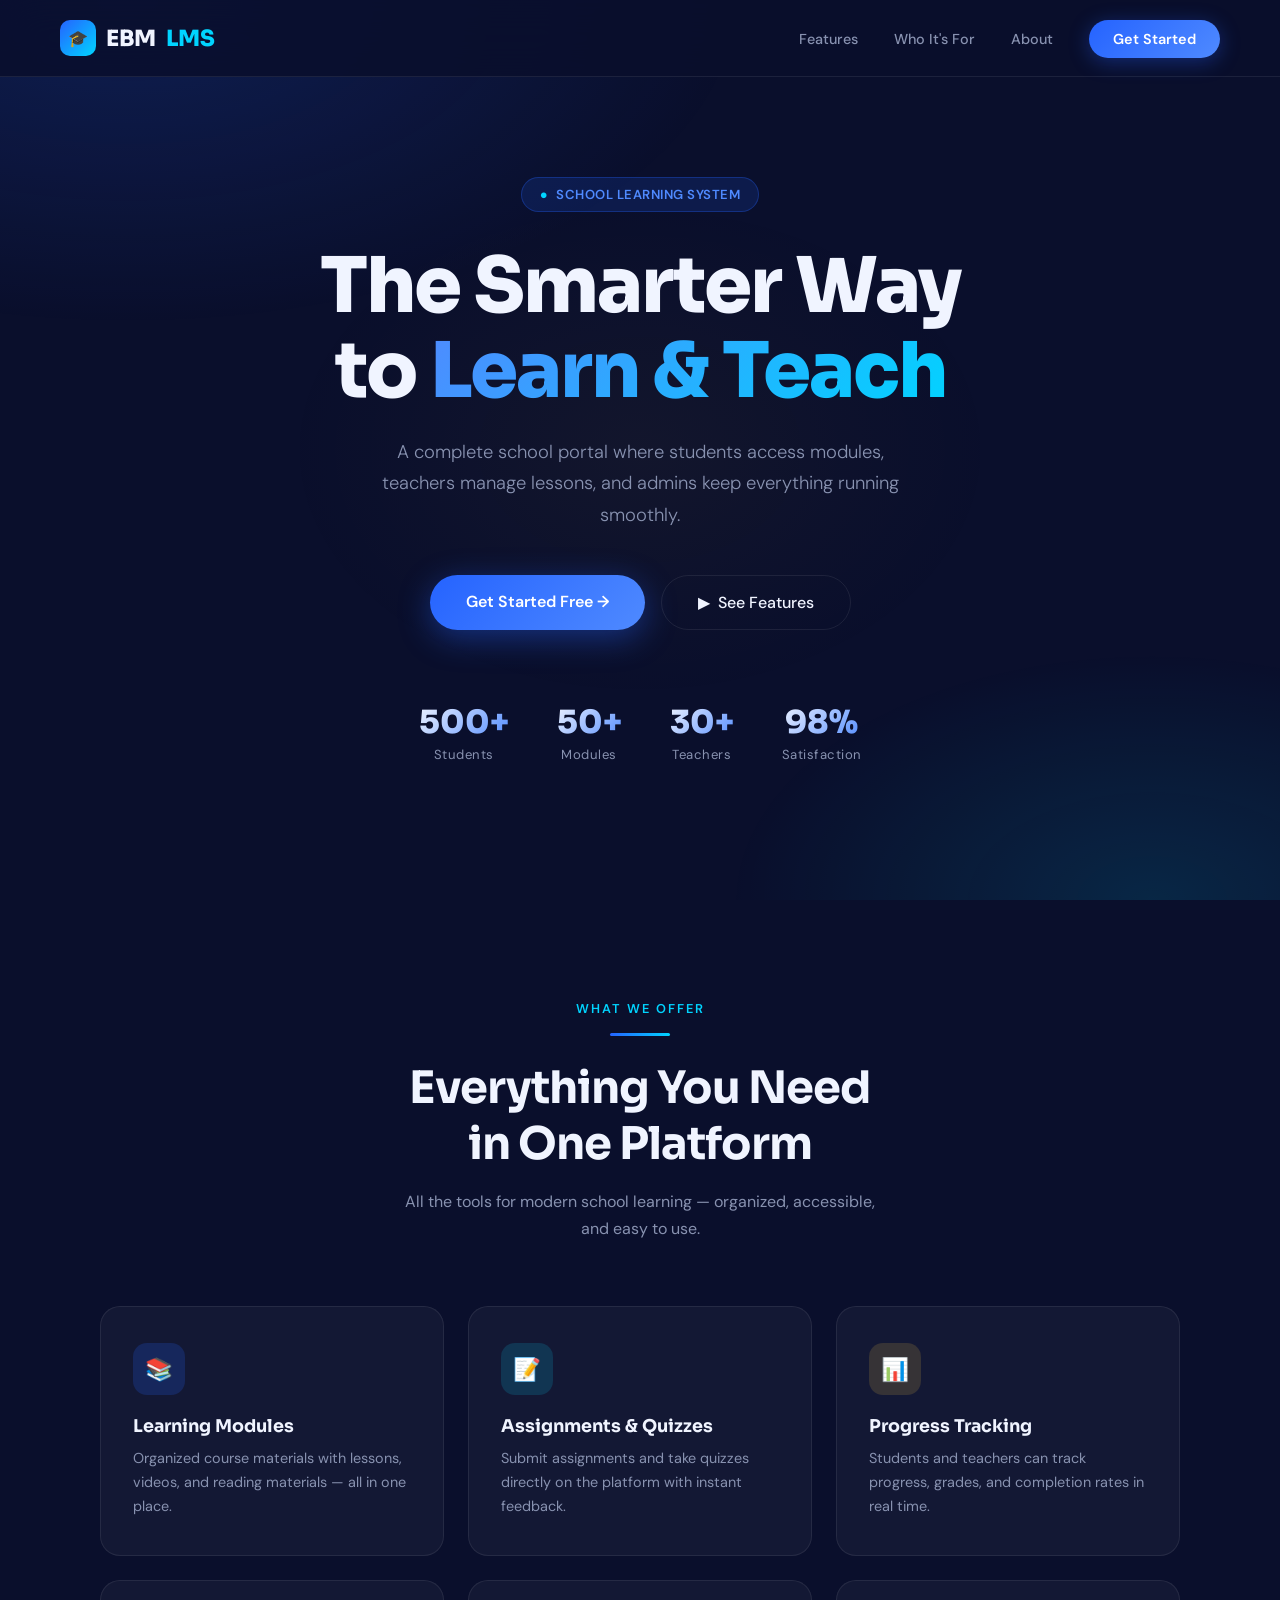
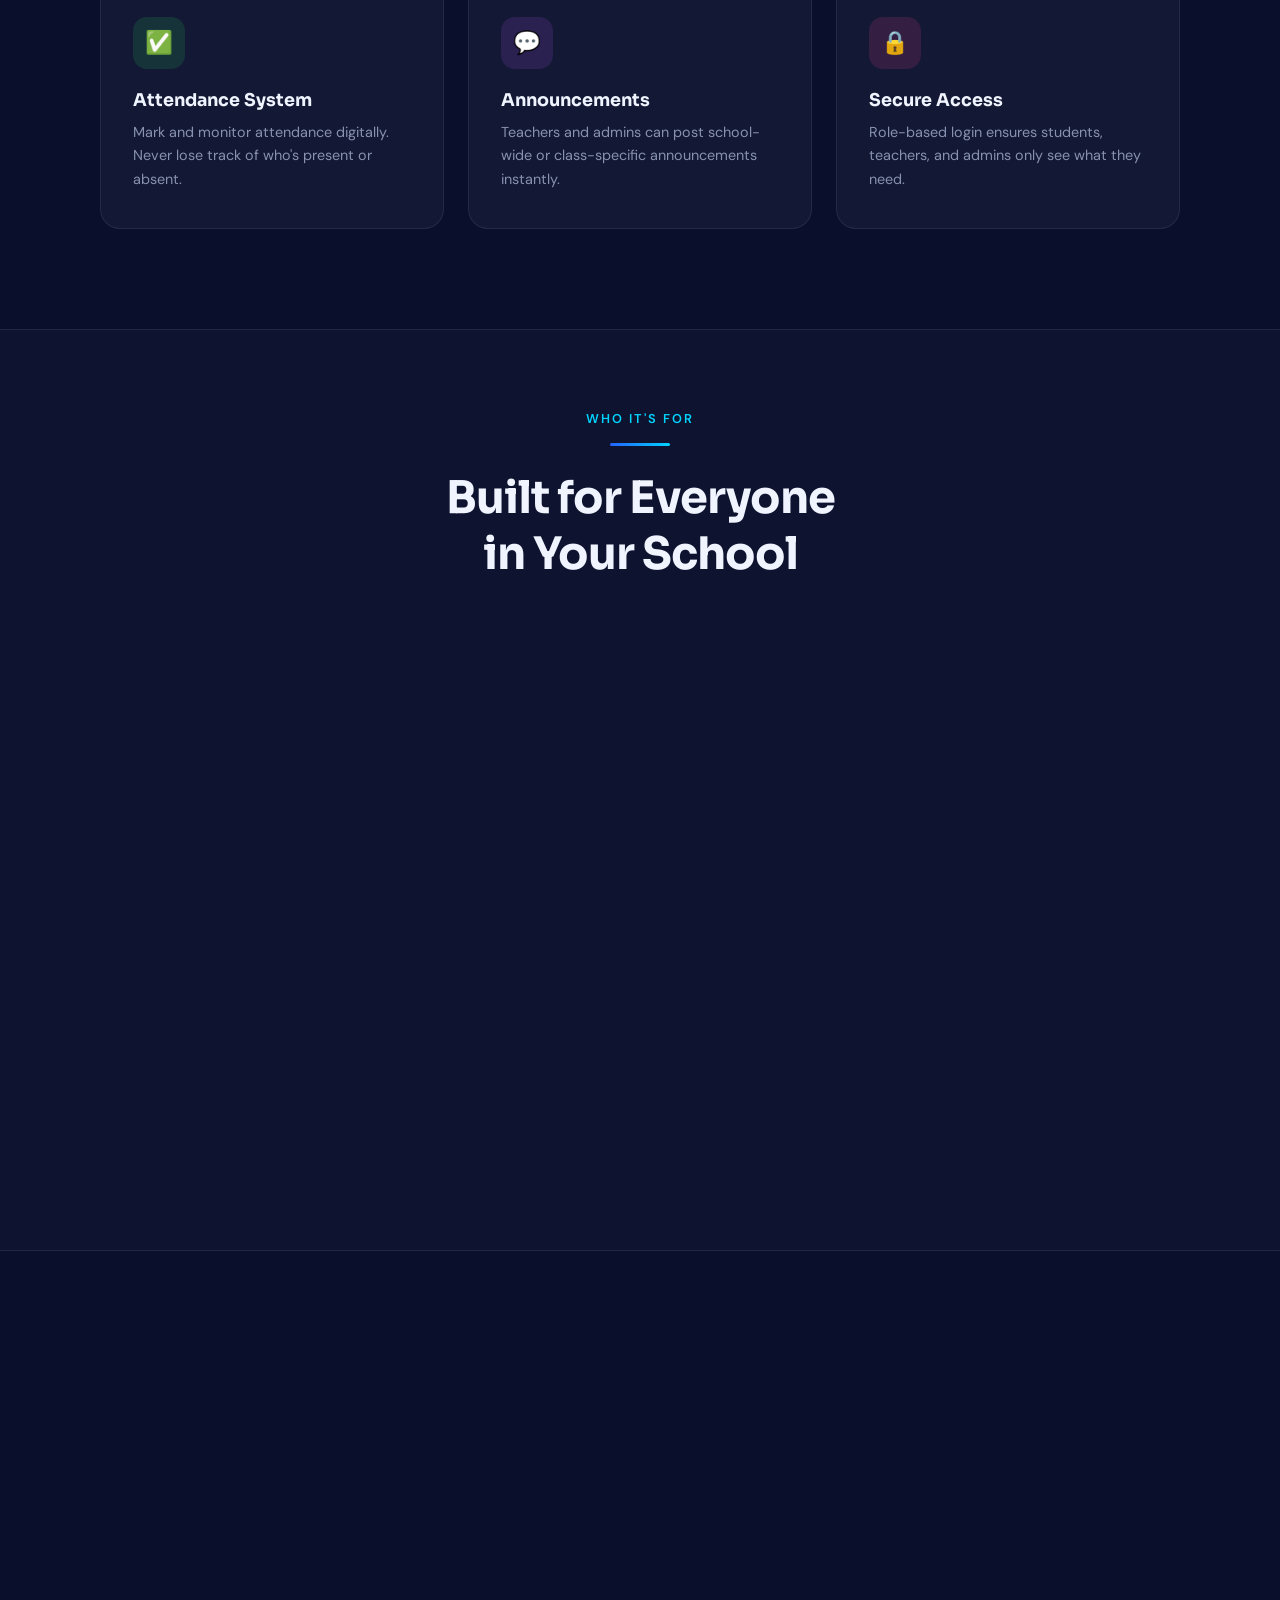
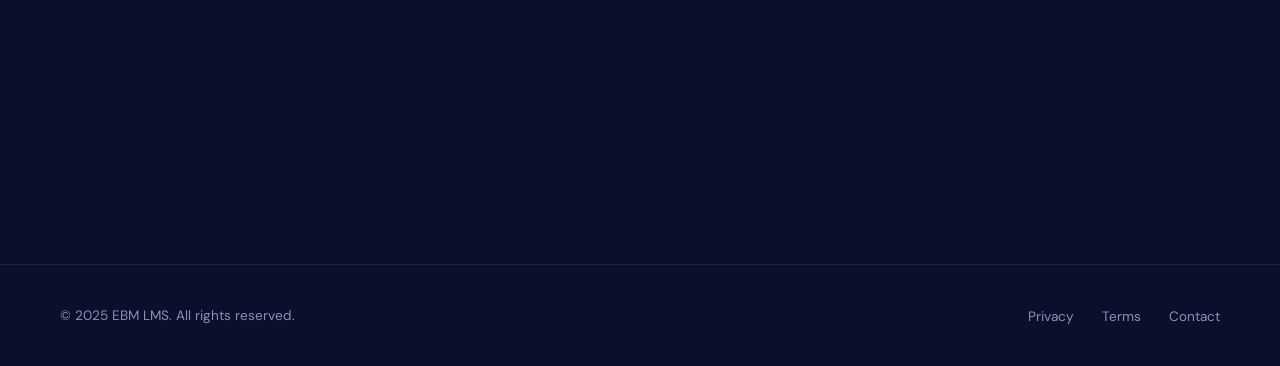
<file: index.html>
<!DOCTYPE html>
<html lang="en">
<head>
    <meta charset="UTF-8">
    <meta name="viewport" content="width=device-width, initial-scale=1.0">
    <meta http-equiv="refresh" content="0; url=welcome.html">
    <title>EBM LMS</title>
</head>
<body>
    <script>
        window.location.href = "welcome.html";
    </script>
</body>
</html>
</file>
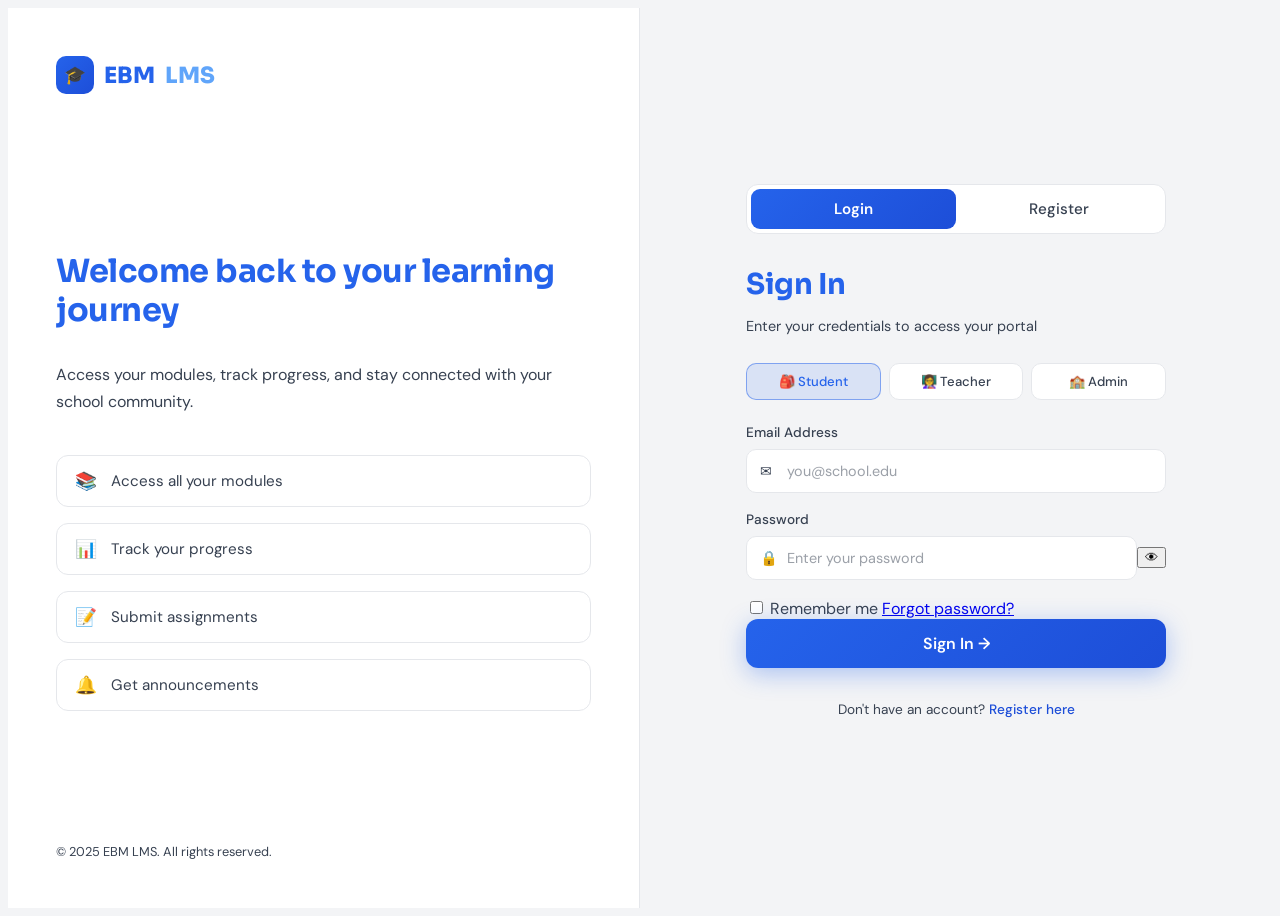
<file: dashboard.html>
<!DOCTYPE html>
<html lang="en">
<head>
    <meta charset="UTF-8">
    <meta name="viewport" content="width=device-width, initial-scale=1.0">
    <title>EBM LMS — Dashboard</title>
    <link href="https://fonts.googleapis.com/css2?family=Sora:wght@300;400;600;700;800&family=DM+Sans:ital,wght@0,300;0,400;0,500;1,300&display=swap" rel="stylesheet">
    <link rel="stylesheet" href="CSS/dashboard.css">
    <style>
        /* ── Topbar ── */
        .topbar {
            display: flex;
            align-items: center;
            justify-content: space-between;
            margin-bottom: 28px;
            flex-wrap: wrap;
            gap: 12px;
        }
        .topbar h1 {
            font-size: 1.5rem;
            font-weight: 700;
            color: var(--text-primary);
        }
        .topbar p {
            font-size: 0.85rem;
            color: var(--text-muted);
            margin-top: 4px;
        }
        .topbar-right {
            display: flex;
            align-items: center;
            gap: 12px;
        }
        .search-box {
            display: flex;
            align-items: center;
            gap: 8px;
            background: var(--card-bg);
            border: 1px solid var(--card-border);
            border-radius: 10px;
            padding: 9px 14px;
            font-size: 0.85rem;
            color: var(--text-muted);
        }
        .search-box input {
            background: none;
            border: none;
            outline: none;
            color: var(--text-primary);
            font-family: var(--font);
            font-size: 0.85rem;
            width: 200px;
        }
        .notif-btn {
            position: relative;
            font-size: 1.2rem;
            cursor: pointer;
            padding: 6px;
        }
        .notif-dot {
            position: absolute;
            top: 4px;
            right: 4px;
            width: 8px;
            height: 8px;
            background: var(--accent);
            border-radius: 50%;
        }

        /* ── Stats ── */
        .stats-grid {
            display: grid;
            grid-template-columns: repeat(4, 1fr);
            gap: 16px;
            margin-bottom: 24px;
        }
        @media (max-width: 900px) { .stats-grid { grid-template-columns: repeat(2,1fr); } }
        .stat-card {
            background: var(--card-bg);
            border: 1px solid var(--card-border);
            border-radius: 14px;
            padding: 20px;
            display: flex;
            align-items: center;
            gap: 14px;
            position: relative;
            overflow: hidden;
        }
        .stat-card::before {
            content: '';
            position: absolute;
            top: 0; left: 0;
            width: 4px;
            height: 100%;
        }
        .stat-card.blue::before   { background: var(--accent); }
        .stat-card.cyan::before   { background: #5bf0ff; }
        .stat-card.gold::before   { background: #ffc55b; }
        .stat-card.green::before  { background: #5bff9a; }
        .stat-icon { font-size: 1.6rem; }
        .stat-number {
            font-size: 1.6rem;
            font-weight: 700;
            color: var(--text-primary);
            line-height: 1;
        }
        .stat-label {
            font-size: 0.75rem;
            color: var(--text-muted);
            margin-top: 4px;
        }
        .stat-trend {
            position: absolute;
            top: 12px;
            right: 14px;
            font-size: 0.72rem;
            color: var(--text-muted);
        }

        /* ── Content grid ── */
        .content-grid {
            display: grid;
            grid-template-columns: 1fr 380px;
            gap: 20px;
        }
        @media (max-width: 1100px) { .content-grid { grid-template-columns: 1fr; } }
        .right-column { display: flex; flex-direction: column; gap: 20px; }

        /* ── Card header ── */
        .card-header {
            display: flex;
            align-items: center;
            justify-content: space-between;
            margin-bottom: 18px;
        }
        .card-header h2 {
            font-size: 1rem;
            font-weight: 600;
            color: var(--text-primary);
        }
        .card-link {
            font-size: 0.8rem;
            color: var(--accent);
            text-decoration: none;
        }
        .card-link:hover { text-decoration: underline; }
        .badge-count {
            font-size: 0.75rem;
            background: rgba(91,127,255,0.15);
            color: var(--accent);
            padding: 3px 10px;
            border-radius: 20px;
        }

        /* ── Module item ── */
        .module-item {
            display: flex;
            align-items: center;
            gap: 14px;
            padding: 12px 0;
            border-bottom: 1px solid var(--card-border);
            cursor: pointer;
            transition: opacity 0.2s;
        }
        .module-item:last-child { border-bottom: none; }
        .module-item:hover { opacity: 0.8; }
        .module-color {
            width: 12px;
            height: 12px;
            border-radius: 50%;
            flex-shrink: 0;
        }
        .blue-dot   { background: var(--accent); }
        .cyan-dot   { background: #5bf0ff; }
        .gold-dot   { background: #ffc55b; }
        .purple-dot { background: var(--accent2); }
        .green-dot  { background: #5bff9a; }
        .pink-dot   { background: #ff5bb8; }
        .module-info { flex: 1; min-width: 0; }
        .module-name {
            font-size: 0.875rem;
            font-weight: 600;
            color: var(--text-primary);
            white-space: nowrap;
            overflow: hidden;
            text-overflow: ellipsis;
        }
        .module-teacher {
            font-size: 0.75rem;
            color: var(--text-muted);
            margin-top: 2px;
        }
        .module-progress-wrap {
            display: flex;
            align-items: center;
            gap: 8px;
            flex-shrink: 0;
        }
        .progress-bar {
            width: 80px;
            height: 5px;
            background: rgba(255,255,255,0.08);
            border-radius: 3px;
            overflow: hidden;
        }
        .progress-fill {
            height: 100%;
            background: var(--accent);
            border-radius: 3px;
            transition: width 0.6s ease;
        }
        .cyan-fill   { background: #5bf0ff; }
        .gold-fill   { background: #ffc55b; }
        .purple-fill { background: var(--accent2); }
        .progress-text {
            font-size: 0.72rem;
            color: var(--text-muted);
            min-width: 28px;
            text-align: right;
        }

        /* ── Tasks ── */
        .task-item {
            display: flex;
            align-items: flex-start;
            gap: 12px;
            padding: 10px 0;
            border-bottom: 1px solid var(--card-border);
        }
        .task-item:last-child { border-bottom: none; }
        .task-dot {
            width: 8px;
            height: 8px;
            border-radius: 50%;
            background: var(--accent);
            margin-top: 5px;
            flex-shrink: 0;
        }
        .task-name {
            font-size: 0.85rem;
            font-weight: 500;
            color: var(--text-primary);
        }
        .task-due {
            font-size: 0.72rem;
            color: var(--text-muted);
            margin-top: 2px;
        }

        /* ── Announcements ── */
        .ann-item {
            padding: 10px 0;
            border-bottom: 1px solid var(--card-border);
        }
        .ann-item:last-child { border-bottom: none; }
        .ann-title {
            font-size: 0.85rem;
            font-weight: 500;
            color: var(--text-primary);
        }
        .ann-meta {
            font-size: 0.72rem;
            color: var(--text-muted);
            margin-top: 3px;
        }

        /* ── Badge ── */
        .badge {
            background: var(--accent);
            color: #fff;
            font-size: 0.65rem;
            font-weight: 700;
            padding: 1px 6px;
            border-radius: 20px;
            margin-left: auto;
        }
    </style>
</head>
<body>

    <!-- SIDEBAR -->
    <aside class="sidebar">
        <div class="sidebar-brand">
            <div class="brand-logo">EB</div>
            <div class="brand-text">EBM <span class="brand-lms">LMS</span></div>
        </div>

        <nav class="sidebar-nav">
            <div class="nav-section">Main</div>
            <a href="dashboard.html" class="nav-item active">
                <span class="nav-icon">🏠</span> Dashboard
            </a>
            <a href="subject.html" class="nav-item">
                <span class="nav-icon">📚</span> Subjects
            </a>
            <a href="#" class="nav-item">
                <span class="nav-icon">📝</span> Assignments
            </a>
            <a href="#" class="nav-item">
                <span class="nav-icon">📊</span> Grades
            </a>

            <div id="teacherNavSection" style="display:none;">
                <div class="nav-section">Teacher</div>
                <a href="teacher.html" class="nav-item">
                    <span class="nav-icon">🧑‍🏫</span> Teacher Panel
                </a>
            </div>

            <div class="nav-section">School</div>
            <a href="#" class="nav-item">
                <span class="nav-icon">✅</span> Attendance
            </a>
            <a href="#" class="nav-item">
                <span class="nav-icon">🔔</span> Announcements
                <span class="badge" id="annBadge" style="display:none;">0</span>
            </a>
            <a href="#" class="nav-item">
                <span class="nav-icon">📅</span> Schedule
            </a>

            <div class="nav-section">Account</div>
            <a href="#" class="nav-item">
                <span class="nav-icon">👤</span> Profile
            </a>
            <a href="#" class="nav-item">
                <span class="nav-icon">⚙️</span> Settings
            </a>
        </nav>

        <div class="sidebar-footer">
            <div class="user-avatar" id="sidebarAvatar">?</div>
            <div class="user-info">
                <div class="user-name" id="sidebarName">Loading...</div>
                <div class="user-role" id="sidebarRole">—</div>
            </div>
            <button class="logout-btn" id="logoutBtn" title="Logout">⏻</button>
        </div>
    </aside>

    <!-- MAIN CONTENT -->
    <main class="main-content">

        <!-- TOP BAR -->
        <header class="topbar">
            <div class="topbar-left">
                <h1 id="greetingText">Good morning! 👋</h1>
                <p id="greetingDate">Here's what's happening today</p>
            </div>
            <div class="topbar-right">
                <div class="search-box">
                    <span>🔍</span>
                    <input type="text" placeholder="Search modules, assignments..." />
                </div>
                <div class="notif-btn">🔔 <span class="notif-dot"></span></div>
            </div>
        </header>

        <!-- STATS CARDS -->
        <section class="stats-grid">
            <div class="stat-card blue">
                <div class="stat-icon">📚</div>
                <div class="stat-info">
                    <div class="stat-number" id="statModules">0</div>
                    <div class="stat-label" id="statModulesLabel">Enrolled Subjects</div>
                </div>
                <div class="stat-trend" id="statModulesTrend">—</div>
            </div>
            <div class="stat-card cyan">
                <div class="stat-icon">📝</div>
                <div class="stat-info">
                    <div class="stat-number" id="statTasks">0</div>
                    <div class="stat-label">Pending Tasks</div>
                </div>
                <div class="stat-trend">—</div>
            </div>
            <div class="stat-card gold">
                <div class="stat-icon">📊</div>
                <div class="stat-info">
                    <div class="stat-number" id="statGrade">0%</div>
                    <div class="stat-label">Average Grade</div>
                </div>
                <div class="stat-trend">—</div>
            </div>
            <div class="stat-card green">
                <div class="stat-icon">✅</div>
                <div class="stat-info">
                    <div class="stat-number" id="statAttendance">0%</div>
                    <div class="stat-label">Attendance Rate</div>
                </div>
                <div class="stat-trend">—</div>
            </div>
        </section>

        <!-- MAIN GRID -->
        <div class="content-grid">

            <!-- SUBJECTS / MODULES -->
            <section class="card modules-card">
                <div class="card-header">
                    <h2 id="modulesCardTitle">My Subjects</h2>
                    <a href="subject.html" class="card-link">View all →</a>
                </div>
                <div class="modules-list" id="modulesList">
                    <div class="empty">⏳ Loading...</div>
                </div>
            </section>

            <!-- RIGHT COLUMN -->
            <div class="right-column">

                <!-- UPCOMING TASKS -->
                <section class="card tasks-card">
                    <div class="card-header">
                        <h2>Upcoming Tasks</h2>
                        <a href="#" class="card-link">See all →</a>
                    </div>
                    <div id="tasksList">
                        <div class="empty">📝 No pending tasks.</div>
                    </div>
                </section>

                <!-- ANNOUNCEMENTS -->
                <section class="card announcements-card">
                    <div class="card-header">
                        <h2>Announcements</h2>
                        <span class="badge-count" id="annCount">0 new</span>
                    </div>
                    <div id="announcementsList">
                        <div class="empty">🔔 No announcements yet.</div>
                    </div>
                </section>

            </div>
        </div>

    </main>

    <script>
        const TEACH_API = '/api/teacher.php';
        const AUTH_API  = '/auth/auth.php';

        // ── Load user ────────────────────────────────────
        const user = JSON.parse(localStorage.getItem('ebm_user') || 'null');
        if (!user || !user.id) { window.location.href = 'login.html'; }

        const firstName = user.first_name || (user.name || '').split(' ')[0] || 'User';
        const lastName  = user.last_name  || (user.name || '').split(' ').slice(1).join(' ') || '';
        const fullName  = (firstName + ' ' + lastName).trim();
        const role      = user.role || 'student';

        // Sidebar
        document.getElementById('sidebarName').textContent   = fullName;
        document.getElementById('sidebarRole').textContent   = role.charAt(0).toUpperCase() + role.slice(1);
        document.getElementById('sidebarAvatar').textContent = ((firstName[0]||'') + (lastName[0]||'')).toUpperCase() || '?';

        // Show teacher nav for teachers/admins
        if (role === 'teacher' || role === 'admin') {
            document.getElementById('teacherNavSection').style.display = 'block';
        }

        // Greeting
        const hour = new Date().getHours();
        const tod  = hour < 12 ? 'morning' : hour < 18 ? 'afternoon' : 'evening';
        document.getElementById('greetingText').textContent = `Good ${tod}, ${firstName}! 👋`;
        document.getElementById('greetingDate').textContent =
            `Here's what's happening today — ${new Date().toLocaleDateString('en-US',{weekday:'long',month:'long',day:'numeric',year:'numeric'})}`;

        // Logout
        document.getElementById('logoutBtn').addEventListener('click', () => {
            localStorage.removeItem('ebm_user');
            window.location.href = 'login.html';
        });

        // ── Helpers ──────────────────────────────────────
        function esc(s) {
            return String(s || '').replace(/&/g,'&amp;').replace(/</g,'&lt;').replace(/>/g,'&gt;');
        }

        const dotColors  = ['blue-dot','cyan-dot','gold-dot','purple-dot','green-dot','pink-dot'];
        const fillColors = ['','cyan-fill','gold-fill','purple-fill','',''];

        async function postAPI(url, body) {
            const fd = new FormData();
            Object.entries(body).forEach(([k,v]) => fd.append(k, v));
            const res = await fetch(url, { method: 'POST', body: fd });
            return res.json();
        }

        // ── Route by role ─────────────────────────────────
        async function loadDashboard() {
            if (role === 'teacher' || role === 'admin') {
                loadTeacherDashboard();
            } else {
                loadStudentDashboard();
            }
        }

        // ── STUDENT ───────────────────────────────────────
        async function loadStudentDashboard() {
            const list = document.getElementById('modulesList');
            try {
                const data = await postAPI(AUTH_API, {
                    action: 'get_enrolled_modules',
                    user_id: user.id
                });
                const modules = data.status === 'success' ? (data.data || data.modules || []) : [];

                document.getElementById('statModules').textContent = modules.length;
                if (modules.length) document.getElementById('statModulesTrend').textContent = '↑ Active';

                if (!modules.length) {
                    list.innerHTML = '<div class="empty">📚 No subjects enrolled yet.</div>';
                    return;
                }
                list.innerHTML = modules.slice(0,5).map((m, i) => `
                    <div class="module-item" onclick="window.location.href='subject.html'">
                        <div class="module-color ${dotColors[i % dotColors.length]}"></div>
                        <div class="module-info">
                            <div class="module-name">${esc(m.subject_name)}</div>
                            <div class="module-teacher">${esc(m.teacher_name || '—')}</div>
                        </div>
                        <div class="module-progress-wrap">
                            <div class="progress-bar">
                                <div class="progress-fill ${fillColors[i % fillColors.length]}" style="width:${m.progress||0}%"></div>
                            </div>
                            <span class="progress-text">${m.progress||0}%</span>
                        </div>
                    </div>`).join('');
            } catch(e) {
                list.innerHTML = '<div class="empty">Could not load subjects.</div>';
            }
        }

        // ── TEACHER ───────────────────────────────────────
        async function loadTeacherDashboard() {
            document.getElementById('statModulesLabel').textContent  = 'My Subjects';
            document.getElementById('modulesCardTitle').textContent   = 'My Subjects';
            document.querySelector('.card-link').href                 = 'teacher.html';

            const list = document.getElementById('modulesList');
            try {
                // POST — teacher_id goes in body, not query string
                const data = await postAPI(TEACH_API, {
                    action: 'get_my_subjects',
                    teacher_id: user.id
                });

                // API returns { status:'success', subjects:[...] }
                const subjects = data.status === 'success' ? (data.subjects || []) : [];

                document.getElementById('statModules').textContent = subjects.length;
                if (subjects.length) document.getElementById('statModulesTrend').textContent = '↑ Active';

                if (!subjects.length) {
                    list.innerHTML = `<div class="empty">📦 No subjects yet. <a href="teacher.html" style="color:var(--accent);">Create one →</a></div>`;
                    return;
                }
                list.innerHTML = subjects.slice(0,5).map((s, i) => `
                    <div class="module-item" onclick="window.location.href='teacher.html'">
                        <div class="module-color ${dotColors[i % dotColors.length]}"></div>
                        <div class="module-info">
                            <div class="module-name">${esc(s.subject_name)}</div>
                            <div class="module-teacher">${esc(s.subject_code || '—')}</div>
                        </div>
                        <div class="module-progress-wrap">
                            <span class="progress-text" style="color:var(--accent);">Manage →</span>
                        </div>
                    </div>`).join('');
            } catch(e) {
                list.innerHTML = '<div class="empty">Could not load subjects.</div>';
            }
        }

        loadDashboard();
    </script>
</body>
</html>
</file>
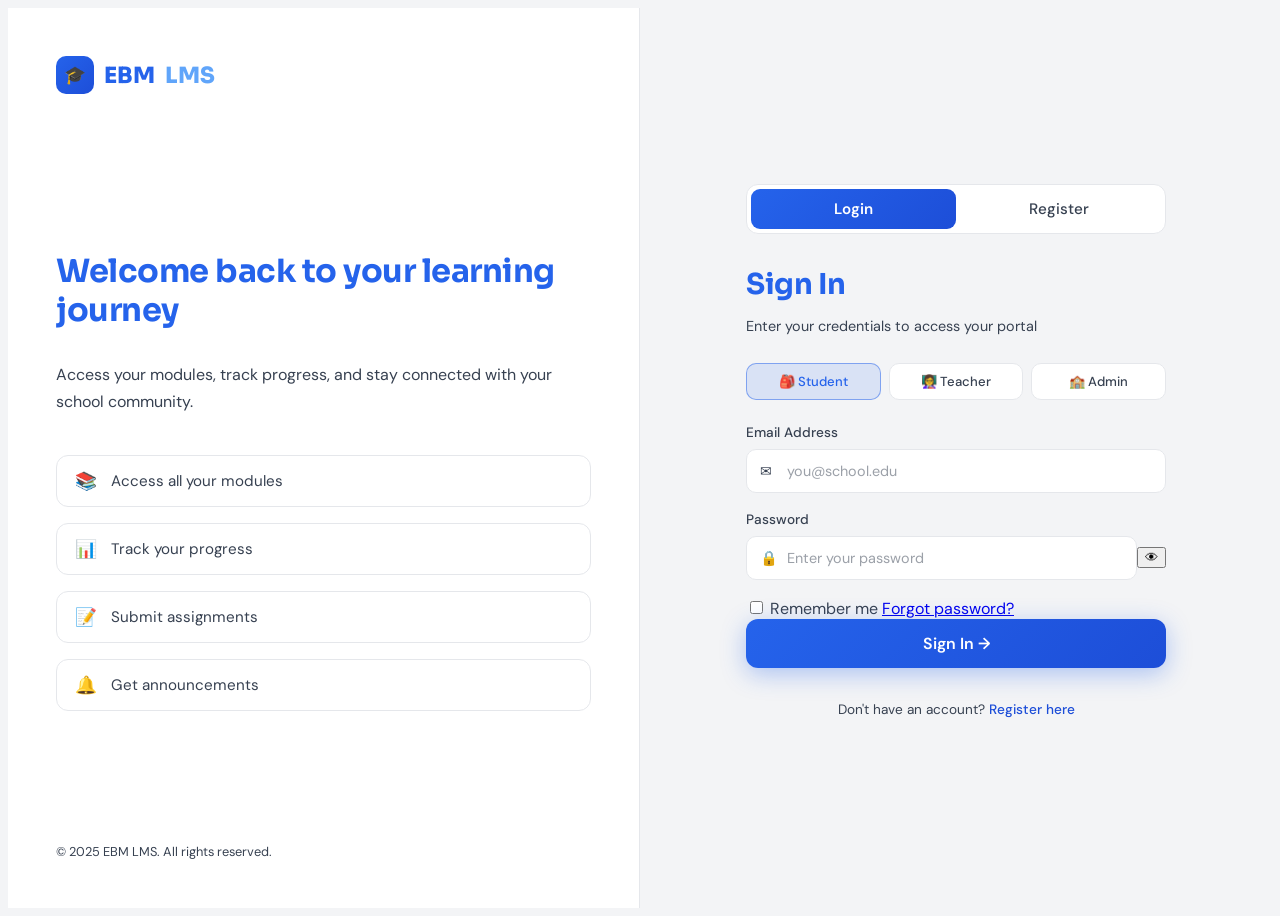
<file: login.html>
<!DOCTYPE html>
<html lang="en">
<head>
    <meta charset="UTF-8">
    <meta name="viewport" content="width=device-width, initial-scale=1.0">
    <title>EBM LMS — Login</title>
    <link href="https://fonts.googleapis.com/css2?family=Sora:wght@300;400;600;700;800&family=DM+Sans:ital,wght@0,300;0,400;0,500;1,300&display=swap" rel="stylesheet">
    <link rel="stylesheet" href="CSS/login.css">
</head>
<body>

    <div class="page-wrapper">

        <!-- LEFT PANEL -->
        <div class="left-panel">
            <div class="left-inner">
                <a href="welcome.html" class="logo">
                    <div class="logo-icon">🎓</div>
                    EBM <span>LMS</span>
                </a>
                <div class="left-content">
                    <h2>Welcome back to your learning journey</h2>
                    <p>Access your modules, track progress, and stay connected with your school community.</p>
                    <div class="features-list">
                        <div class="feat-item"><span class="feat-icon">📚</span> Access all your modules</div>
                        <div class="feat-item"><span class="feat-icon">📊</span> Track your progress</div>
                        <div class="feat-item"><span class="feat-icon">📝</span> Submit assignments</div>
                        <div class="feat-item"><span class="feat-icon">🔔</span> Get announcements</div>
                    </div>
                </div>
                <div class="left-footer">© 2025 EBM LMS. All rights reserved.</div>
            </div>
        </div>

        <!-- RIGHT PANEL -->
        <div class="right-panel">
            <div class="form-container">

                <!-- TABS -->
                <div class="tabs">
                    <button class="tab active" onclick="switchTab('login', this)">Login</button>
                    <button class="tab" onclick="switchTab('register', this)">Register</button>
                </div>

                <!-- LOGIN FORM -->
                <div id="login-form" class="form-section active">
                    <div class="form-header">
                        <h1>Sign In</h1>
                        <p>Enter your credentials to access your portal</p>
                    </div>

                    <div class="role-selector" id="login-role-selector">
                        <button class="role-btn active" onclick="selectRole(this, 'student', 'login')">🎒 Student</button>
                        <button class="role-btn" onclick="selectRole(this, 'teacher', 'login')">👩‍🏫 Teacher</button>
                        <button class="role-btn" onclick="selectRole(this, 'admin', 'login')">🏫 Admin</button>
                    </div>

                    <div class="input-group">
                        <label>Email Address</label>
                        <div class="input-wrap">
                            <span class="input-icon">✉</span>
                            <input type="email" id="login-email" placeholder="you@school.edu" />
                        </div>
                    </div>

                    <div class="input-group">
                        <label>Password</label>
                        <div class="input-wrap">
                            <span class="input-icon">🔒</span>
                            <input type="password" id="login-pass" placeholder="Enter your password" />
                            <button class="toggle-pass" onclick="togglePass('login-pass', this)">👁</button>
                        </div>
                    </div>

                    <div class="form-options">
                        <label class="checkbox-label">
                            <input type="checkbox" id="remember-me" /> Remember me
                        </label>
                        <a href="#" class="forgot-link">Forgot password?</a>
                    </div>

                    <button class="btn-submit" id="login-btn" onclick="handleLogin()">Sign In →</button>

                    <p class="switch-text">Don't have an account? <a href="#" onclick="switchTab('register', document.querySelectorAll('.tab')[1])">Register here</a></p>
                </div>

                <!-- REGISTER FORM -->
                <div id="register-form" class="form-section">
                    <div class="form-header">
                        <h1>Create Account</h1>
                        <p>Join the EBM LMS school portal</p>
                    </div>

                    <div class="role-selector" id="register-role-selector">
                        <button class="role-btn active" onclick="selectRole(this, 'student', 'register')">🎒 Student</button>
                        <button class="role-btn" onclick="selectRole(this, 'teacher', 'register')">👩‍🏫 Teacher</button>
                    </div>

                    <div class="input-row">
                        <div class="input-group">
                            <label>First Name</label>
                            <div class="input-wrap">
                                <span class="input-icon">👤</span>
                                <input type="text" id="reg-firstname" placeholder="Juan" />
                            </div>
                        </div>
                        <div class="input-group">
                            <label>Last Name</label>
                            <div class="input-wrap">
                                <span class="input-icon">👤</span>
                                <input type="text" id="reg-lastname" placeholder="Dela Cruz" />
                            </div>
                        </div>
                    </div>

                    <div class="input-group">
                        <label>School Email</label>
                        <div class="input-wrap">
                            <span class="input-icon">✉</span>
                            <input type="email" id="reg-email" placeholder="you@school.edu" />
                        </div>
                    </div>

                    <div class="input-group">
                        <label>Student/Employee ID</label>
                        <div class="input-wrap">
                            <span class="input-icon">#</span>
                            <input type="text" id="reg-schoolid" placeholder="e.g. 2024-00123" />
                        </div>
                    </div>

                    <div class="input-group">
                        <label>Password</label>
                        <div class="input-wrap">
                            <span class="input-icon">🔒</span>
                            <input type="password" id="reg-pass" placeholder="Create a strong password (min. 6 chars)" />
                            <button class="toggle-pass" onclick="togglePass('reg-pass', this)">👁</button>
                        </div>
                    </div>

                    <button class="btn-submit" id="register-btn" onclick="handleRegister()">Create Account →</button>

                    <p class="switch-text">Already have an account? <a href="#" onclick="switchTab('login', document.querySelectorAll('.tab')[0])">Sign in here</a></p>
                </div>

            </div>
        </div>
    </div>

    <!-- TOAST -->
    <div class="toast" id="toast"></div>

    <script>
        // ─── CONFIG ───────────────────────────────────────────────────────
        const API_BASE = 'https://ebm-lms-production.up.railway.app/auth/auth.php';

        // ─── STATE ────────────────────────────────────────────────────────
        const selectedRoles = { login: 'student', register: 'student' };

        // ─── UI HELPERS ───────────────────────────────────────────────────
        function switchTab(tab, btn) {
            document.querySelectorAll('.tab').forEach(t => t.classList.remove('active'));
            document.querySelectorAll('.form-section').forEach(f => f.classList.remove('active'));
            btn.classList.add('active');
            document.getElementById(tab + '-form').classList.add('active');
        }

        function selectRole(btn, role, form) {
            btn.closest('.role-selector').querySelectorAll('.role-btn').forEach(b => b.classList.remove('active'));
            btn.classList.add('active');
            selectedRoles[form] = role;
        }

        function togglePass(id, btn) {
            const input = document.getElementById(id);
            if (input.type === 'password') { input.type = 'text'; btn.textContent = '🙈'; }
            else { input.type = 'password'; btn.textContent = '👁'; }
        }

        function showToast(msg, type = 'success') {
            const toast = document.getElementById('toast');
            toast.textContent = msg;
            toast.className = 'toast show ' + type;
            setTimeout(() => toast.className = 'toast', 3500);
        }

        function setLoading(btnId, loading, defaultText) {
            const btn = document.getElementById(btnId);
            btn.disabled = loading;
            btn.textContent = loading ? 'Please wait...' : defaultText;
            btn.style.opacity = loading ? '0.7' : '1';
        }

        function buildUrl(base, params) {
            const url = new URL(base);
            Object.entries(params).forEach(([k, v]) => {
                url.searchParams.set(k, String(v));
            });
            return url.toString();
        }

        // ─── SAVE USER ────────────────────────────────────────────────────
        function saveUser(data) {
            // Store full user object under one key so dashboard can read it
            const user = {
                id:         data.id,
                first_name: data.first_name,
                last_name:  data.last_name,
                name:       data.name,
                role:       data.role,
                school_id:  data.school_id || ''
            };
            localStorage.setItem('ebm_user', JSON.stringify(user));
        }

        // ─── LOGIN ────────────────────────────────────────────────────────
        async function handleLogin() {
            const email    = document.getElementById('login-email').value.trim();
            const password = document.getElementById('login-pass').value;
            const role     = selectedRoles.login;

            if (!email || !password) {
                showToast('Please fill in your email and password.', 'error');
                return;
            }

            setLoading('login-btn', true, 'Sign In →');

            try {
                const url = buildUrl(API_BASE, { action: 'login', email, password, role });
                const res  = await fetch(url, { credentials: 'same-origin' });
                const text = await res.text();

                let data;
                try {
                    data = JSON.parse(text);
                } catch(e) {
                    console.error('Raw response:', text);
                    showToast('Server error. Raw: ' + text.substring(0, 50), 'error');
                    return;
                }

                if (data.status === 'success') {
                    saveUser(data.data);
                    showToast(`Welcome back, ${data.data.first_name || data.data.name.split(' ')[0]}! 👋`, 'success');
                    setTimeout(() => window.location.href = 'dashboard.html', 1200);
                } else {
                    showToast(data.message || 'Login failed. Please try again.', 'error');
                }

            } catch (err) {
                console.error('Login error:', err);
                showToast('Could not reach the server. Check your connection.', 'error');
            } finally {
                setLoading('login-btn', false, 'Sign In →');
            }
        }

        // ─── REGISTER ─────────────────────────────────────────────────────
        async function handleRegister() {
            const first_name = document.getElementById('reg-firstname').value.trim();
            const last_name  = document.getElementById('reg-lastname').value.trim();
            const email      = document.getElementById('reg-email').value.trim();
            const school_id  = document.getElementById('reg-schoolid').value.trim();
            const password   = document.getElementById('reg-pass').value;
            const role       = selectedRoles.register;

            if (!first_name || !last_name || !email || !password) {
                showToast('Please fill in all required fields.', 'error');
                return;
            }
            if (password.length < 6) {
                showToast('Password must be at least 6 characters.', 'error');
                return;
            }

            setLoading('register-btn', true, 'Create Account →');

            try {
                const url = buildUrl(API_BASE, { action: 'register', first_name, last_name, email, password, school_id, role });
                const res  = await fetch(url);
                const text = await res.text();

                let data;
                try {
                    data = JSON.parse(text);
                } catch(e) {
                    console.error('Raw response:', text);
                    showToast('Server error. Raw: ' + text.substring(0, 50), 'error');
                    return;
                }

                if (data.status === 'success') {
                    saveUser(data.data);
                    showToast(`Account created! Welcome, ${first_name}! 🎉`, 'success');
                    setTimeout(() => window.location.href = 'dashboard.html', 1200);
                } else {
                    showToast(data.message || 'Registration failed. Please try again.', 'error');
                }

            } catch (err) {
                console.error('Register error:', err);
                showToast('Could not reach the server. Check your connection.', 'error');
            } finally {
                setLoading('register-btn', false, 'Create Account →');
            }
        }

        // ─── ENTER KEY SUPPORT ────────────────────────────────────────────
        document.addEventListener('keydown', (e) => {
            if (e.key !== 'Enter') return;
            const loginActive = document.getElementById('login-form').classList.contains('active');
            if (loginActive) handleLogin();
            else handleRegister();
        });
    </script>
</body>
</html>
</file>
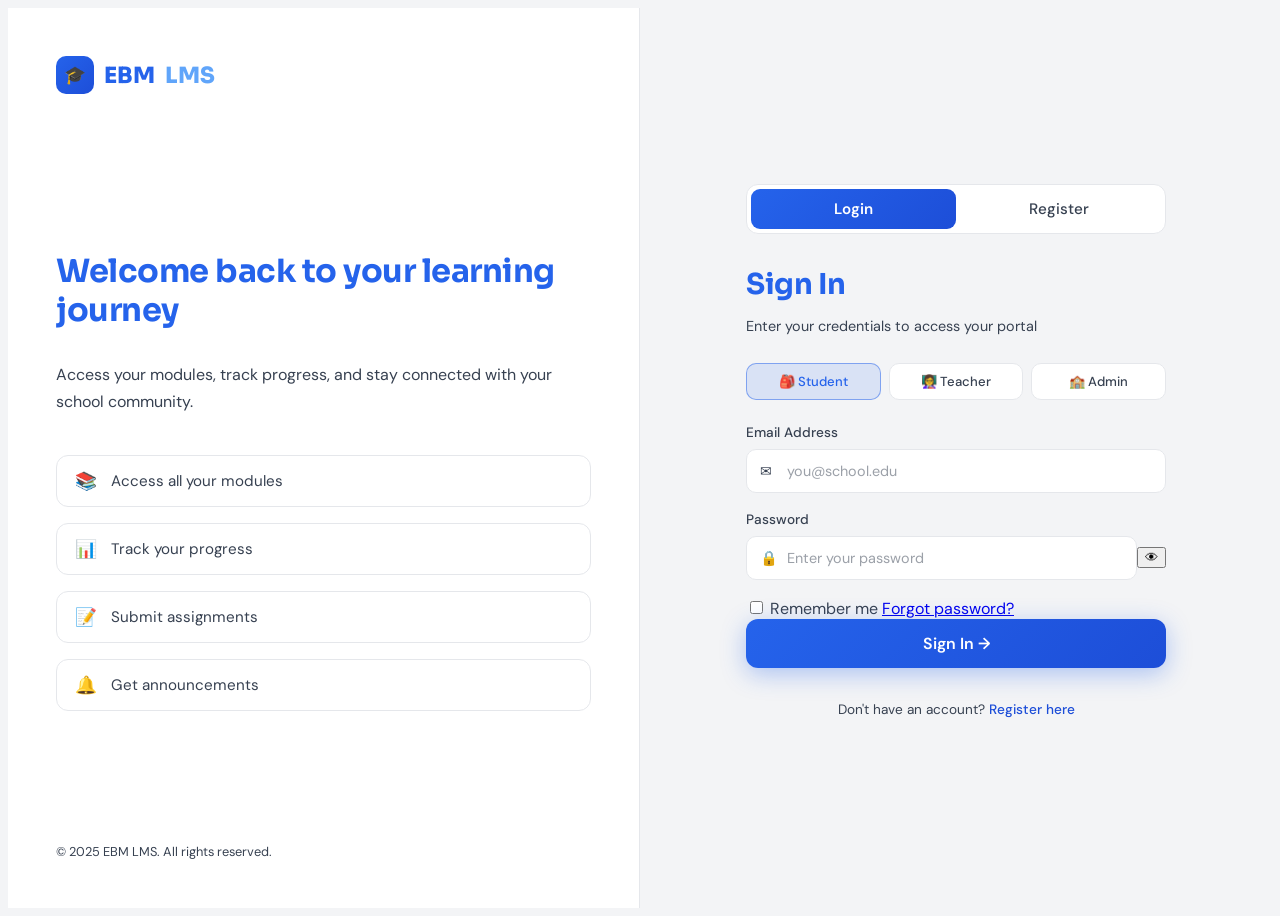
<file: module.html>
<!DOCTYPE html>
<html lang="en">
<head>
    <meta charset="UTF-8">
    <meta name="viewport" content="width=device-width, initial-scale=1.0">
    <title>EBM LMS — Subjects</title>
    <link href="https://fonts.googleapis.com/css2?family=Sora:wght@300;400;600;700;800&family=DM+Sans:ital,wght@0,300;0,400;0,500;1,300&display=swap" rel="stylesheet">
    <link rel="stylesheet" href="CSS/module.css">
</head>
<body>

    <!-- SIDEBAR -->
    <aside class="sidebar">
        <div class="sidebar-logo">
            <div class="logo-icon">🎓</div>
            EBM <span>LMS</span>
        </div>
        <nav class="sidebar-nav">
            <div class="nav-section-label">Main</div>
            <a href="dashboard.html" class="nav-item">
                <span class="nav-icon">🏠</span> Dashboard
            </a>
            <a href="subject.html" class="nav-item active">
                <span class="nav-icon">📚</span> Subjects
            </a>
            <a href="#" class="nav-item">
                <span class="nav-icon">📝</span> Assignments
            </a>
            <a href="#" class="nav-item">
                <span class="nav-icon">📊</span> Grades
            </a>
            <!-- Teacher-only link (shown via JS) -->
            <div id="teacherNavItem" style="display:none;">
                <div class="nav-section-label">Teacher</div>
                <a href="teacher.html" class="nav-item">
                    <span class="nav-icon">🧑‍🏫</span> Teacher Panel
                </a>
            </div>

            <div class="nav-section-label">School</div>
            <a href="#" class="nav-item">
                <span class="nav-icon">✅</span> Attendance
            </a>
            <a href="#" class="nav-item">
                <span class="nav-icon">🔔</span> Announcements
                <span class="badge">0</span>
            </a>
            <a href="#" class="nav-item">
                <span class="nav-icon">📅</span> Schedule
            </a>
            <div class="nav-section-label">Account</div>
            <a href="#" class="nav-item">
                <span class="nav-icon">👤</span> Profile
            </a>
            <a href="#" class="nav-item">
                <span class="nav-icon">⚙️</span> Settings
            </a>
        </nav>
        <div class="sidebar-footer">
            <div class="user-info">
                <div class="user-avatar" id="sidebarAvatar">?</div>
                <div class="user-details">
                    <div class="user-name" id="sidebarName">Loading...</div>
                    <div class="user-role" id="sidebarRole">—</div>
                </div>
            </div>
            <a href="login.html" class="logout-btn" title="Logout" id="logoutBtn">⏻</a>
        </div>
    </aside>

    <!-- MAIN CONTENT -->
    <main class="main-content">

        <!-- TOP BAR -->
        <header class="topbar">
            <div class="topbar-left">
                <h1>My Subjects 📚</h1>
                <p>All your enrolled subjects and learning materials</p>
            </div>
            <div class="topbar-right">
                <div class="search-box">
                    <span>🔍</span>
                    <input type="text" placeholder="Search modules..." oninput="filterModules(this.value)" />
                </div>
            </div>
        </header>

        <!-- FILTER TABS -->
        <div class="filter-bar">
            <button class="filter-btn active" onclick="setFilter('all', this)">All Modules</button>
            <button class="filter-btn" onclick="setFilter('ongoing', this)">Ongoing</button>
            <button class="filter-btn" onclick="setFilter('completed', this)">Completed</button>
            <button class="filter-btn" onclick="setFilter('not-started', this)">Not Started</button>
        </div>

        <!-- MODULE GRID -->
        <div class="modules-grid" id="modules-grid">
            <div id="loading-state" style="grid-column:1/-1; text-align:center; padding:60px 20px; color:#888;">
                <div style="font-size:2rem; margin-bottom:12px;">⏳</div>
                <div>Loading your modules...</div>
            </div>
        </div>

        <!-- MODULE DETAIL PANEL (slide-in) -->
        <div class="module-panel" id="module-panel">
            <div class="panel-overlay" onclick="closeModule()"></div>
            <div class="panel-content">
                <div class="panel-header">
                    <div>
                        <h2 id="panel-title">Module</h2>
                        <p id="panel-teacher"></p>
                    </div>
                    <button class="panel-close" onclick="closeModule()">✕</button>
                </div>
                <div class="panel-lessons">
                    <h3>Lessons</h3>
                    <div class="lesson-list" id="panel-lessons-list">
                        <div style="text-align:center; padding:30px; color:#888;">No lessons available yet.</div>
                    </div>
                </div>
                <button class="btn-open-lesson">Open Current Lesson →</button>
            </div>
        </div>

    </main>

    <script>
        const API_BASE = 'https://ebm-lms-production.up.railway.app/auth/auth.php';

        // ── Load user ────────────────────────────────────────────
        const user = JSON.parse(localStorage.getItem('ebm_user') || 'null');

        if (!user || !user.id) {
            window.location.href = 'login.html';
        } else {
            const firstName = user.first_name || (user.name ? user.name.split(' ')[0] : 'User');
            const lastName  = user.last_name  || (user.name ? user.name.split(' ').slice(1).join(' ') : '');
            const fullName  = (firstName + ' ' + lastName).trim();
            const role      = user.role ? (user.role.charAt(0).toUpperCase() + user.role.slice(1)) : 'Student';

            document.getElementById('sidebarName').textContent   = fullName;
            document.getElementById('sidebarRole').textContent   = role;
            const initials = (firstName[0] || '') + (lastName[0] || '');
            document.getElementById('sidebarAvatar').textContent = initials.toUpperCase();

            // Show Teacher Panel link for teachers/admins
            if (user.role === 'teacher' || user.role === 'admin') {
                document.getElementById('teacherNavItem').style.display = 'block';
            }
        }

        // Logout
        document.getElementById('logoutBtn').addEventListener('click', function(e) {
            e.preventDefault();
            localStorage.removeItem('ebm_user');
            window.location.href = 'login.html';
        });

        // ── Card colors cycle ────────────────────────────────────
        const colorSchemes = [
            { header: 'blue-header',   bar: 'blue-bar',   btn: 'blue-btn'   },
            { header: 'cyan-header',   bar: 'cyan-bar',   btn: 'cyan-btn'   },
            { header: 'gold-header',   bar: 'gold-bar',   btn: 'gold-btn'   },
            { header: 'purple-header', bar: 'purple-bar', btn: 'purple-btn' },
            { header: 'green-header',  bar: 'green-bar',  btn: 'green-btn'  },
            { header: 'pink-header',   bar: 'pink-bar',   btn: 'pink-btn'   },
        ];

        const moduleEmojis = ['📐','🔬','📜','💬','🌏','⚽','🎨','🎵','💻','📊'];

        function getStatus(progress) {
            if (progress >= 100) return { label: 'Completed',   tag: 'completed-tag',   dataStatus: 'completed'  };
            if (progress > 0)    return { label: 'Ongoing',     tag: 'ongoing-tag',     dataStatus: 'ongoing'    };
            return                      { label: 'Not Started', tag: 'notstarted-tag',  dataStatus: 'not-started'};
        }

        function getBtnLabel(progress) {
            if (progress >= 100) return 'Review →';
            if (progress > 0)    return 'Continue →';
            return 'Start →';
        }

        // ── Render modules ───────────────────────────────────────
        function renderModules(modules) {
            const grid = document.getElementById('modules-grid');

            if (!modules || modules.length === 0) {
                grid.innerHTML = `
                    <div style="grid-column:1/-1; text-align:center; padding:60px 20px; color:#888;">
                        <div style="font-size:3rem; margin-bottom:16px;">📚</div>
                        <div style="font-size:1.1rem; margin-bottom:8px;">No modules enrolled yet.</div>
                        <div style="font-size:0.9rem;">Your teacher will enroll you in subjects.</div>
                    </div>`;
                return;
            }

            grid.innerHTML = modules.map((mod, i) => {
                const scheme  = colorSchemes[i % colorSchemes.length];
                const emoji   = moduleEmojis[i % moduleEmojis.length];
                const status  = getStatus(Number(mod.progress || 0));
                const btnText = getBtnLabel(Number(mod.progress || 0));
                const progress = Number(mod.progress || 0);
                const teacher = mod.teacher_name ? `👨‍🏫 ${mod.teacher_name}` : '—';
                const desc    = mod.description || 'No description available.';

                return `
                <div class="module-card" data-status="${status.dataStatus}" data-id="${mod.id}" onclick="openModule(${mod.id}, '${escHtml(mod.subject_name)}', '${escHtml(mod.teacher_name || '')}')">
                    <div class="module-card-header ${scheme.header}">
                        <div class="module-emoji">${emoji}</div>
                        <span class="module-status-tag ${status.tag}">${status.label}</span>
                    </div>
                    <div class="module-card-body">
                        <div class="module-subject">${escHtml(mod.subject_name)}</div>
                        <div class="module-teacher">${teacher}</div>
                        <p class="module-desc">${escHtml(desc)}</p>
                        <div class="module-progress-section">
                            <div class="progress-header">
                                <span>Progress</span>
                                <span class="progress-percent">${progress}%</span>
                            </div>
                            <div class="progress-track">
                                <div class="progress-bar ${scheme.bar}" style="width:${progress}%"></div>
                            </div>
                        </div>
                    </div>
                    <div class="module-card-footer">
                        <span class="last-activity">Enrolled: ${formatDate(mod.enrolled_at)}</span>
                        <button class="btn-continue ${scheme.btn}">${btnText}</button>
                    </div>
                </div>`;
            }).join('');
        }

        function escHtml(str) {
            if (!str) return '';
            return String(str).replace(/&/g,'&amp;').replace(/</g,'&lt;').replace(/>/g,'&gt;').replace(/"/g,'&quot;').replace(/'/g,'&#39;');
        }

        function formatDate(dateStr) {
            if (!dateStr) return '—';
            try {
                return new Date(dateStr).toLocaleDateString('en-US', { month: 'short', day: 'numeric', year: 'numeric' });
            } catch(e) { return dateStr; }
        }

        // ── Fetch enrolled modules ───────────────────────────────
        async function loadModules() {
            try {
                const res  = await fetch(`${API_BASE}?action=get_enrolled_subjects&user_id=${user.id}`);
                const data = await res.json();
                document.getElementById('loading-state')?.remove();
                if (data.status === 'success') {
                    renderModules(data.data);
                } else {
                    renderModules([]);
                }
            } catch(e) {
                document.getElementById('loading-state')?.remove();
                renderModules([]);
            }
        }

        loadModules();

        // ── Filter & Search ──────────────────────────────────────
        function setFilter(filter, btn) {
            document.querySelectorAll('.filter-btn').forEach(b => b.classList.remove('active'));
            btn.classList.add('active');
            document.querySelectorAll('.module-card').forEach(card => {
                card.style.display = (filter === 'all' || card.dataset.status === filter) ? 'flex' : 'none';
            });
        }

        function filterModules(query) {
            document.querySelectorAll('.module-card').forEach(card => {
                const name = card.querySelector('.module-subject')?.textContent.toLowerCase() || '';
                card.style.display = name.includes(query.toLowerCase()) ? 'flex' : 'none';
            });
        }

        // ── Module panel ─────────────────────────────────────────
        function openModule(id, title, teacher) {
            document.getElementById('panel-title').textContent   = title || 'Module';
            document.getElementById('panel-teacher').textContent = teacher || '';
            document.getElementById('panel-lessons-list').innerHTML =
                '<div style="text-align:center;padding:30px;color:#888;">No lessons available yet.</div>';
            document.getElementById('module-panel').classList.add('open');
        }

        function closeModule() {
            document.getElementById('module-panel').classList.remove('open');
        }
    </script>
</body>
</html>
</file>
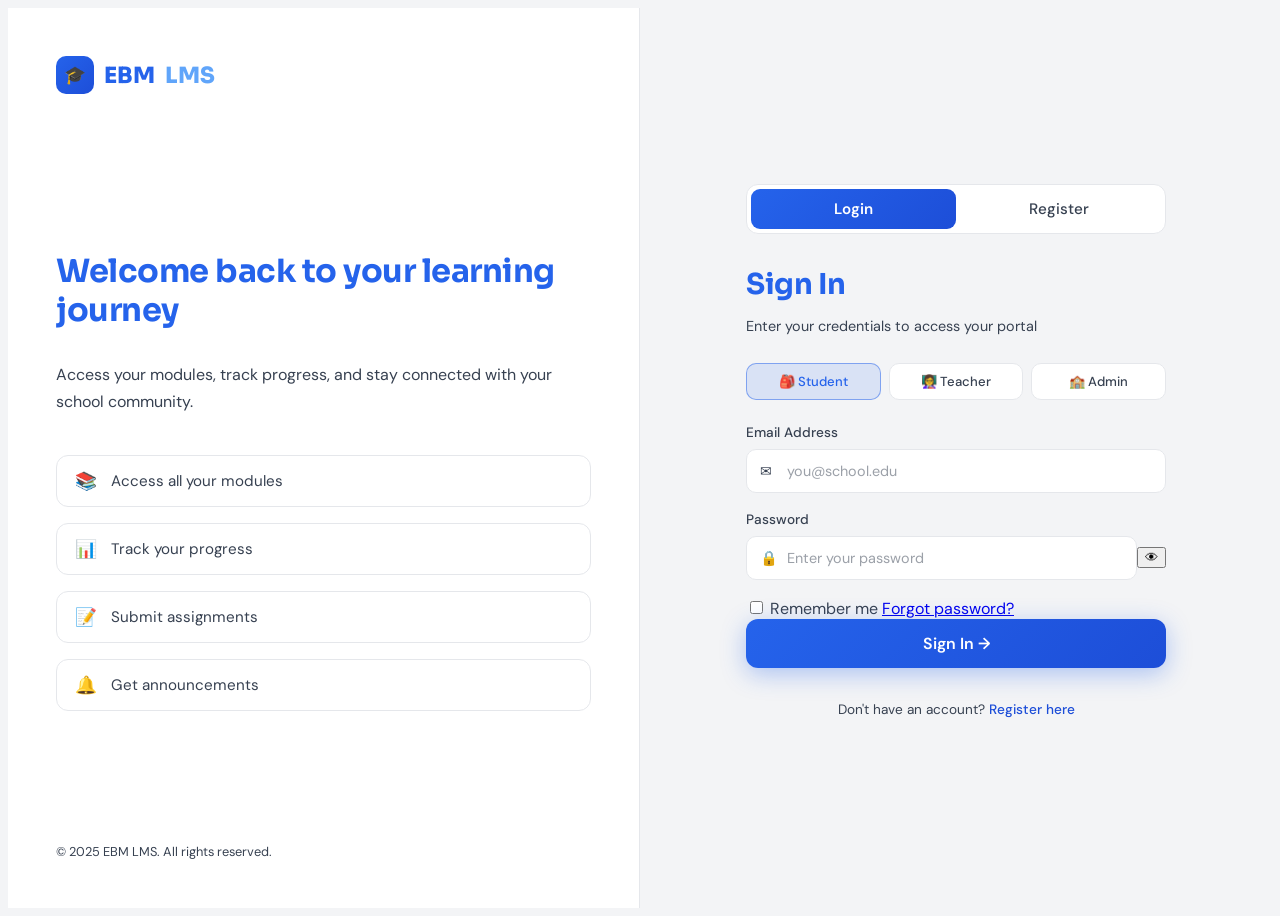
<file: subject.html>
<!DOCTYPE html>
<html lang="en">
<head>
    <meta charset="UTF-8">
    <meta name="viewport" content="width=device-width, initial-scale=1.0">
    <title>EBM LMS — Subjects</title>
    <link href="https://fonts.googleapis.com/css2?family=Sora:wght@300;400;600;700;800&family=DM+Sans:ital,wght@0,300;0,400;0,500;1,300&display=swap" rel="stylesheet">
    <link rel="stylesheet" href="CSS/dashboard.css">
    <style>
        /* ── Page header ── */
        .page-header {
            display: flex;
            align-items: center;
            justify-content: space-between;
            margin-bottom: 28px;
            flex-wrap: wrap;
            gap: 14px;
        }
        .page-header h1 {
            font-size: 1.5rem;
            font-weight: 700;
            color: var(--text-primary);
            display: flex;
            align-items: center;
            gap: 10px;
        }
        .page-header p {
            font-size: 0.83rem;
            color: var(--text-muted);
            margin-top: 4px;
        }
        .search-box {
            display: flex;
            align-items: center;
            gap: 8px;
            background: var(--card-bg);
            border: 1px solid var(--card-border);
            border-radius: 10px;
            padding: 9px 14px;
        }
        .search-box input {
            background: none;
            border: none;
            outline: none;
            color: var(--text-primary);
            font-family: var(--font);
            font-size: 0.85rem;
            width: 200px;
        }

        /* ── Filter tabs ── */
        .filter-tabs {
            display: flex;
            gap: 8px;
            margin-bottom: 24px;
            flex-wrap: wrap;
        }
        .filter-tab {
            padding: 8px 18px;
            border-radius: 20px;
            font-size: 0.82rem;
            font-weight: 600;
            cursor: pointer;
            border: 1px solid var(--card-border);
            background: transparent;
            color: var(--text-muted);
            font-family: var(--font);
            transition: all 0.2s;
        }
        .filter-tab.active {
            background: var(--accent);
            border-color: var(--accent);
            color: #fff;
        }
        .filter-tab:hover:not(.active) {
            border-color: var(--accent);
            color: var(--accent);
        }

        /* ── Subject grid ── */
        .subjects-grid {
            display: grid;
            grid-template-columns: repeat(auto-fill, minmax(300px, 1fr));
            gap: 18px;
        }

        /* ── Subject card ── */
        .subject-card {
            background: var(--card-bg);
            border: 1px solid var(--card-border);
            border-radius: 14px;
            overflow: hidden;
            cursor: pointer;
            transition: transform 0.2s, border-color 0.2s;
        }
        .subject-card:hover {
            transform: translateY(-3px);
            border-color: rgba(91,127,255,0.4);
        }
        .subject-card-banner {
            height: 7px;
        }
        .subject-card-body {
            padding: 20px;
        }
        .subject-card-code {
            font-size: 0.7rem;
            font-weight: 700;
            letter-spacing: 0.1em;
            text-transform: uppercase;
            color: var(--text-muted);
            margin-bottom: 6px;
        }
        .subject-card-name {
            font-size: 1rem;
            font-weight: 700;
            color: var(--text-primary);
            margin-bottom: 6px;
        }
        .subject-card-desc {
            font-size: 0.8rem;
            color: var(--text-muted);
            line-height: 1.5;
            margin-bottom: 16px;
            display: -webkit-box;
            -webkit-line-clamp: 2;
            -webkit-box-orient: vertical;
            overflow: hidden;
        }
        .subject-card-footer {
            display: flex;
            align-items: center;
            justify-content: space-between;
        }
        .subject-card-teacher {
            font-size: 0.75rem;
            color: var(--text-muted);
        }
        .subject-card-status {
            font-size: 0.7rem;
            font-weight: 600;
            padding: 3px 10px;
            border-radius: 20px;
        }
        .status-active {
            background: rgba(91,255,154,0.1);
            color: #5bff9a;
        }
        .status-inactive {
            background: rgba(255,91,91,0.1);
            color: #ff7d7d;
        }

        /* ── Progress (student view) ── */
        .subject-progress {
            margin-bottom: 14px;
        }
        .subject-progress-bar {
            height: 4px;
            background: rgba(255,255,255,0.07);
            border-radius: 2px;
            overflow: hidden;
            margin-top: 6px;
        }
        .subject-progress-fill {
            height: 100%;
            background: linear-gradient(90deg, var(--accent), var(--accent2));
            border-radius: 2px;
            transition: width 0.8s ease;
        }
        .subject-progress-label {
            display: flex;
            justify-content: space-between;
            font-size: 0.72rem;
            color: var(--text-muted);
        }

        /* ── Empty state ── */
        .empty-state {
            grid-column: 1/-1;
            text-align: center;
            padding: 60px 20px;
            color: var(--text-muted);
        }
        .empty-state .empty-icon {
            font-size: 3rem;
            margin-bottom: 14px;
        }
        .empty-state h3 {
            font-size: 1rem;
            color: var(--text-primary);
            margin-bottom: 6px;
        }
        .empty-state p { font-size: 0.85rem; }
        .empty-state a {
            color: var(--accent);
            text-decoration: none;
        }

        /* Banner colors */
        .banner-0 { background: linear-gradient(90deg,#5b7fff,#7c5bff); }
        .banner-1 { background: linear-gradient(90deg,#5bf0ff,#5b7fff); }
        .banner-2 { background: linear-gradient(90deg,#ffc55b,#ff8c5b); }
        .banner-3 { background: linear-gradient(90deg,#7c5bff,#ff5bb8); }
        .banner-4 { background: linear-gradient(90deg,#5bff9a,#5bf0ff); }
        .banner-5 { background: linear-gradient(90deg,#ff5bb8,#ffc55b); }
    </style>
</head>
<body>

    <!-- SIDEBAR -->
    <aside class="sidebar">
        <div class="sidebar-brand">
            <div class="brand-logo">EB</div>
            <div class="brand-text">EBM <span class="brand-lms">LMS</span></div>
        </div>

        <nav class="sidebar-nav">
            <div class="nav-section">Main</div>
            <a href="dashboard.html" class="nav-item">
                <span class="nav-icon">🏠</span> Dashboard
            </a>
            <a href="subject.html" class="nav-item active">
                <span class="nav-icon">📚</span> Subjects
            </a>
            <a href="#" class="nav-item">
                <span class="nav-icon">📝</span> Assignments
            </a>
            <a href="#" class="nav-item">
                <span class="nav-icon">📊</span> Grades
            </a>

            <div id="teacherNavSection" style="display:none;">
                <div class="nav-section">Teacher</div>
                <a href="teacher.html" class="nav-item">
                    <span class="nav-icon">🧑‍🏫</span> Teacher Panel
                </a>
            </div>

            <div class="nav-section">School</div>
            <a href="#" class="nav-item">
                <span class="nav-icon">✅</span> Attendance
            </a>
            <a href="#" class="nav-item">
                <span class="nav-icon">🔔</span> Announcements
            </a>
            <a href="#" class="nav-item">
                <span class="nav-icon">📅</span> Schedule
            </a>

            <div class="nav-section">Account</div>
            <a href="#" class="nav-item">
                <span class="nav-icon">👤</span> Profile
            </a>
            <a href="#" class="nav-item">
                <span class="nav-icon">⚙️</span> Settings
            </a>
        </nav>

        <div class="sidebar-footer">
            <div class="user-avatar" id="sidebarAvatar">?</div>
            <div class="user-info">
                <div class="user-name" id="sidebarName">Loading...</div>
                <div class="user-role" id="sidebarRole">—</div>
            </div>
            <button class="logout-btn" id="logoutBtn" title="Logout">⏻</button>
        </div>
    </aside>

    <!-- MAIN -->
    <main class="main-content">
        <div class="page-header">
            <div>
                <h1 id="pageTitle">My Subjects 📚</h1>
                <p id="pageSubtitle">All your enrolled subjects and learning materials</p>
            </div>
            <div class="search-box">
                <span>🔍</span>
                <input type="text" id="searchInput" placeholder="Search subjects...">
            </div>
        </div>

        <!-- Filter tabs (student only) -->
        <div class="filter-tabs" id="filterTabs">
            <button class="filter-tab active" data-filter="all">All Subjects</button>
            <button class="filter-tab" data-filter="ongoing">Ongoing</button>
            <button class="filter-tab" data-filter="completed">Completed</button>
            <button class="filter-tab" data-filter="not_started">Not Started</button>
        </div>

        <div class="subjects-grid" id="subjectsGrid">
            <div class="empty-state">
                <div class="empty-icon">⏳</div>
                <h3>Loading subjects...</h3>
            </div>
        </div>
    </main>

    <script>
        const TEACH_API = '/api/teacher.php';
        const AUTH_API  = '/auth/auth.php';

        // ── Auth ────────────────────────────────────────
        const user = JSON.parse(localStorage.getItem('ebm_user') || 'null');
        if (!user || !user.id) { window.location.href = 'login.html'; }

        const firstName = user.first_name || (user.name || '').split(' ')[0] || 'User';
        const lastName  = user.last_name  || (user.name || '').split(' ').slice(1).join(' ') || '';
        const fullName  = (firstName + ' ' + lastName).trim();
        const role      = user.role || 'student';

        // Sidebar
        document.getElementById('sidebarName').textContent   = fullName;
        document.getElementById('sidebarRole').textContent   = role.charAt(0).toUpperCase() + role.slice(1);
        document.getElementById('sidebarAvatar').textContent = ((firstName[0]||'') + (lastName[0]||'')).toUpperCase() || '?';

        if (role === 'teacher' || role === 'admin') {
            document.getElementById('teacherNavSection').style.display = 'block';
            // Update page labels for teacher
            document.getElementById('pageTitle').textContent    = 'My Subjects 🧑‍🏫';
            document.getElementById('pageSubtitle').textContent = 'Subjects you created and manage';
            document.getElementById('filterTabs').style.display = 'none';
        }

        document.getElementById('logoutBtn').addEventListener('click', () => {
            localStorage.removeItem('ebm_user');
            window.location.href = 'login.html';
        });

        // ── Helpers ─────────────────────────────────────
        function esc(s) {
            return String(s || '').replace(/&/g,'&amp;').replace(/</g,'&lt;').replace(/>/g,'&gt;');
        }

        async function postAPI(url, body) {
            const fd = new FormData();
            Object.entries(body).forEach(([k,v]) => fd.append(k, v));
            const res = await fetch(url, { method: 'POST', body: fd });
            return res.json();
        }

        // ── Render subjects ──────────────────────────────
        let allSubjects = [];

        function renderSubjects(subjects) {
            const grid = document.getElementById('subjectsGrid');
            if (!subjects || !subjects.length) {
                grid.innerHTML = `
                    <div class="empty-state">
                        <div class="empty-icon">📦</div>
                        <h3>${role === 'teacher' ? 'No subjects yet.' : 'No subjects enrolled yet.'}</h3>
                        <p>${role === 'teacher'
                            ? '<a href="teacher.html">Create your first subject →</a>'
                            : 'Your teacher will enroll you in subjects.'}</p>
                    </div>`;
                return;
            }

            grid.innerHTML = subjects.map((s, i) => `
                <div class="subject-card" onclick="${role === 'teacher' ? "window.location.href='teacher.html'" : "window.location.href='module.html'"}">
                    <div class="subject-card-banner banner-${i % 6}"></div>
                    <div class="subject-card-body">
                        <div class="subject-card-code">${esc(s.subject_code || 'N/A')}</div>
                        <div class="subject-card-name">${esc(s.subject_name)}</div>
                        <div class="subject-card-desc">${esc(s.description || 'No description provided.')}</div>
                        ${role !== 'teacher' ? `
                        <div class="subject-progress">
                            <div class="subject-progress-label">
                                <span>Progress</span>
                                <span>${s.progress || 0}%</span>
                            </div>
                            <div class="subject-progress-bar">
                                <div class="subject-progress-fill" style="width:${s.progress || 0}%"></div>
                            </div>
                        </div>` : ''}
                        <div class="subject-card-footer">
                            <span class="subject-card-teacher">
                                ${role === 'teacher' ? '🧑‍🏫 You' : '👤 ' + esc(s.teacher_name || '—')}
                            </span>
                            <span class="subject-card-status ${s.status === 'active' ? 'status-active' : 'status-inactive'}">
                                ${s.status || 'active'}
                            </span>
                        </div>
                    </div>
                </div>`).join('');
        }

        // ── Load subjects by role ────────────────────────
        async function loadSubjects() {
            try {
                let subjects = [];

                if (role === 'teacher' || role === 'admin') {
                    const data = await postAPI(TEACH_API, {
                        action: 'get_my_subjects',
                        teacher_id: user.id
                    });
                    subjects = data.status === 'success' ? (data.subjects || []) : [];
                } else {
                    // Student — get enrolled subjects
                    const data = await postAPI(AUTH_API, {
                        action: 'get_enrolled_modules',
                        user_id: user.id
                    });
                    subjects = data.status === 'success' ? (data.data || data.modules || data.subjects || []) : [];
                }

                allSubjects = subjects;
                renderSubjects(subjects);
            } catch(e) {
                document.getElementById('subjectsGrid').innerHTML = `
                    <div class="empty-state">
                        <div class="empty-icon">⚠️</div>
                        <h3>Could not load subjects</h3>
                        <p>${e.message}</p>
                    </div>`;
            }
        }

        // ── Filter tabs (student only) ───────────────────
        document.querySelectorAll('.filter-tab').forEach(btn => {
            btn.addEventListener('click', () => {
                document.querySelectorAll('.filter-tab').forEach(b => b.classList.remove('active'));
                btn.classList.add('active');
                const f = btn.dataset.filter;
                if (f === 'all') {
                    renderSubjects(allSubjects);
                } else if (f === 'ongoing') {
                    renderSubjects(allSubjects.filter(s => (s.progress || 0) > 0 && (s.progress || 0) < 100));
                } else if (f === 'completed') {
                    renderSubjects(allSubjects.filter(s => (s.progress || 0) >= 100));
                } else {
                    renderSubjects(allSubjects.filter(s => !s.progress || s.progress == 0));
                }
            });
        });

        // ── Search ───────────────────────────────────────
        document.getElementById('searchInput').addEventListener('input', e => {
            const q = e.target.value.toLowerCase();
            renderSubjects(allSubjects.filter(s =>
                (s.subject_name || '').toLowerCase().includes(q) ||
                (s.subject_code || '').toLowerCase().includes(q) ||
                (s.description || '').toLowerCase().includes(q)
            ));
        });

        loadSubjects();
    </script>
</body>
</html>
</file>
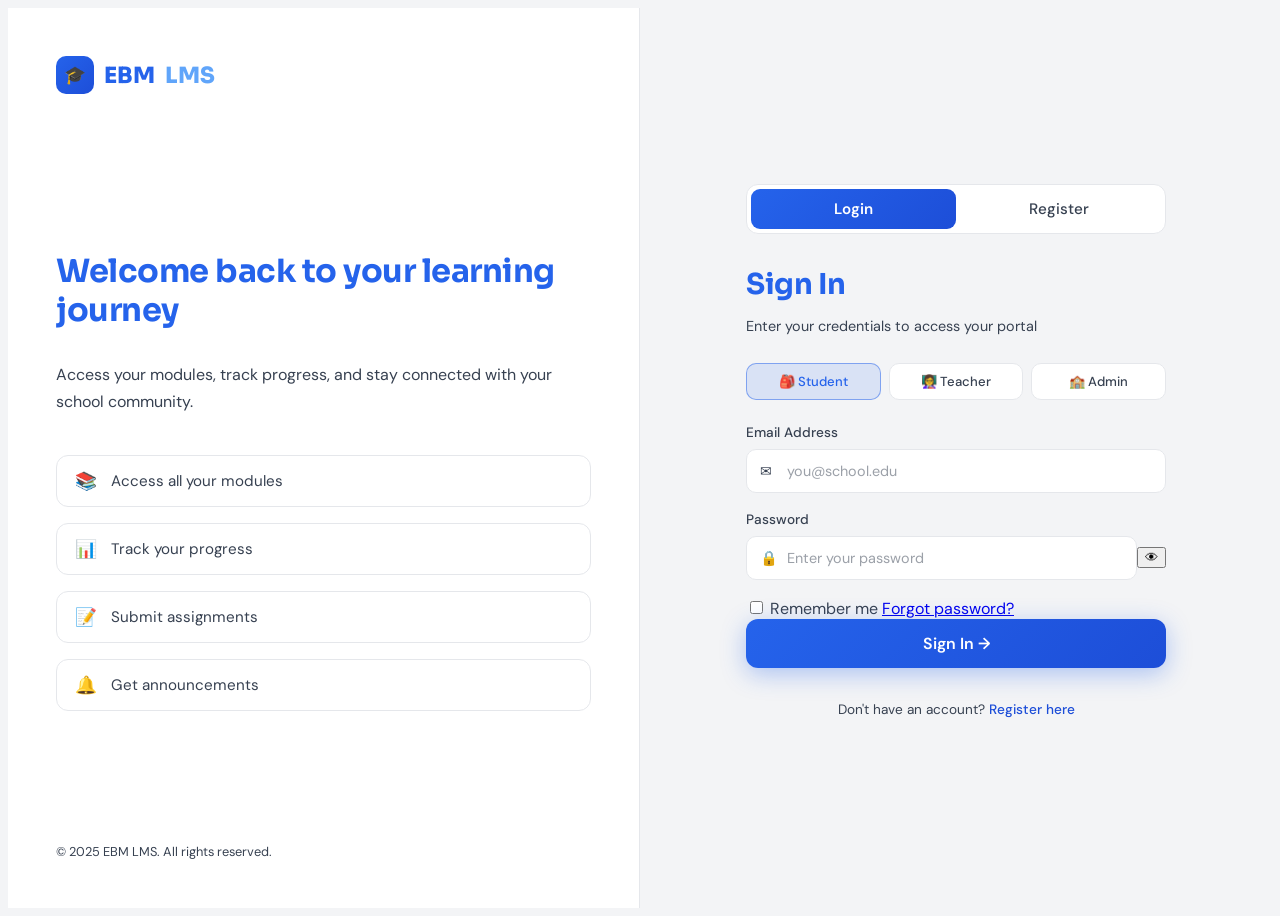
<file: teacher.html>
<!DOCTYPE html>
<html lang="en">
<head>
<meta charset="UTF-8">
<meta name="viewport" content="width=device-width, initial-scale=1.0">
<title>EBM LMS — Teacher Panel</title>
<link href="https://fonts.googleapis.com/css2?family=Sora:wght@300;400;600;700;800&family=DM+Sans:ital,wght@0,300;0,400;0,500;0,600;1,400&display=swap" rel="stylesheet">
<link rel="stylesheet" href="CSS/dashboard.css">
<link rel="stylesheet" href="CSS/teacher.css">
</head>
</head>
<body>

<aside class="sidebar">
  <div class="sidebar-brand">
    <div class="brand-logo">EBM</div>
    <div class="brand-text"><span>EBM</span><span class="brand-lms"> LMS</span></div>
  </div>
  <nav class="sidebar-nav">
    <p class="nav-section">MAIN</p>
    <a href="dashboard.html" class="nav-item"><span class="nav-icon">🏠</span>Dashboard</a>
    <a href="subject.html"   class="nav-item"><span class="nav-icon">📚</span>Subjects</a>
    <a href="teacher.html"   class="nav-item active"><span class="nav-icon">🎓</span>Teacher Panel</a>
    <p class="nav-section">SCHOOL</p>
    <a href="#" class="nav-item"><span class="nav-icon">📣</span>Announcements</a>
    <p class="nav-section">ACCOUNT</p>
    <a href="#" class="nav-item"><span class="nav-icon">👤</span>Profile</a>
    <a href="#" class="nav-item"><span class="nav-icon">⚙️</span>Settings</a>
  </nav>
  <div class="sidebar-footer">
    <div class="user-avatar" id="sbAvatar">?</div>
    <div class="user-info">
      <div class="user-name" id="sbName">Loading…</div>
      <div class="user-role" id="sbRole">Teacher</div>
    </div>
    <button class="logout-btn" onclick="logout()">⏻</button>
  </div>
</aside>

<main class="main-content">
  <div class="panel-header">
    <h1>Teacher Panel 🎓</h1>
    <p>Manage your subjects, lessons, quizzes and exams</p>
  </div>

  <div class="tabs">
    <button class="tab-btn active" onclick="switchTab('subjects')" id="tb-subjects">📦 My Subjects</button>
    <button class="tab-btn" onclick="switchTab('lessons')"  id="tb-lessons">📖 Lessons</button>
    <button class="tab-btn" onclick="switchTab('quizzes')"  id="tb-quizzes">📝 Quizzes</button>
    <button class="tab-btn" onclick="switchTab('exams')"    id="tb-exams">📋 Exams</button>
    <button class="tab-btn" onclick="switchTab('enroll')"   id="tb-enroll">👥 Enroll Students</button>
  </div>

  <!-- MY SUBJECTS -->
  <div class="tab-pane active" id="pane-subjects">
    <div class="card">
      <h3>📦 Create New Subject</h3>
      <div class="form-row">
        <div class="form-group">
          <label>Subject Name *</label>
          <input type="text" id="sub-name" placeholder="e.g. Aral-Pan">
        </div>
        <div class="form-group">
          <label>Subject Code *</label>
          <input type="text" id="sub-code" placeholder="e.g. ARALO1">
        </div>
      </div>
      <div class="form-row single">
        <div class="form-group">
          <label>Description</label>
          <textarea id="sub-desc" placeholder="Describe this subject…"></textarea>
        </div>
      </div>
      <button class="btn-primary" id="btn-csub" onclick="createSubject()">Create Subject →</button>
    </div>
    <p class="section-label">YOUR SUBJECTS</p>
    <div class="subject-grid" id="subject-list"><p class="empty">Loading subjects…</p></div>
  </div>

  <!-- LESSONS -->
  <div class="tab-pane" id="pane-lessons">
    <div class="card">
      <h3>📖 Upload New Lesson</h3>
      <div class="form-row">
        <div class="form-group"><label>Subject *</label><select id="les-sub"><option value="">— Select Subject —</option></select></div>
        <div class="form-group"><label>Lesson Title *</label><input type="text" id="les-title" placeholder="e.g. Introduction"></div>
      </div>
      <div class="form-row">
        <div class="form-group"><label>Video URL (optional)</label><input type="url" id="les-video" placeholder="https://youtube.com/…"></div>
        <div class="form-group"><label>Duration (minutes)</label><input type="number" id="les-dur" placeholder="30" min="1"></div>
      </div>
      <div class="form-row single">
        <div class="form-group"><label>Lesson Content *</label><textarea id="les-content" placeholder="Write lesson content here…" ></textarea></div>
      </div>
      <button class="btn-primary" id="btn-cles" onclick="createLesson()">Upload Lesson →</button>
    </div>
  </div>

  <!-- QUIZZES -->
  <div class="tab-pane" id="pane-quizzes">
    <div class="card">
      <h3>📝 Create New Quiz</h3>
      <div class="form-row">
        <div class="form-group"><label>Subject *</label><select id="quiz-sub"><option value="">— Select Subject —</option></select></div>
        <div class="form-group"><label>Quiz Title *</label><input type="text" id="quiz-title" placeholder="e.g. Chapter 1 Quiz"></div>
      </div>
      <div class="form-row">
        <div class="form-group"><label>Time Limit (minutes)</label><input type="number" id="quiz-time" value="30" min="5"></div>
        <div class="form-group"><label>Passing Score (%)</label><input type="number" id="quiz-pass" value="75" min="1" max="100"></div>
      </div>
      <div class="form-row single">
        <div class="form-group"><label>Instructions</label><textarea id="quiz-instr" placeholder="Instructions for students…"></textarea></div>
      </div>
      <p class="questions-label">Questions</p>
      <div id="quiz-qs"></div>
      <button class="btn-add-q" onclick="addQ('quiz')">+ Add Question</button>
      <button class="btn-primary" id="btn-cquiz" onclick="createQuiz()">Create Quiz →</button>
    </div>
  </div>

  <!-- EXAMS -->
  <div class="tab-pane" id="pane-exams">
    <div class="card">
      <h3>📋 Create New Exam</h3>
      <div class="form-row">
        <div class="form-group"><label>Subject *</label><select id="exam-sub"><option value="">— Select Subject —</option></select></div>
        <div class="form-group"><label>Exam Title *</label><input type="text" id="exam-title" placeholder="e.g. Midterm Examination"></div>
      </div>
      <div class="form-row">
        <div class="form-group">
          <label>Exam Type</label>
          <select id="exam-type"><option value="midterm">Midterm</option><option value="final">Final</option><option value="quarterly">Quarterly</option></select>
        </div>
        <div class="form-group"><label>Exam Date</label><input type="date" id="exam-date"></div>
      </div>
      <div class="form-row">
        <div class="form-group"><label>Time Limit (minutes)</label><input type="number" id="exam-time" value="60" min="10"></div>
        <div class="form-group"><label>Passing Score (%)</label><input type="number" id="exam-pass" value="75" min="1" max="100"></div>
      </div>
      <div class="form-row single">
        <div class="form-group"><label>Instructions</label><textarea id="exam-instr" placeholder="Instructions for students…"></textarea></div>
      </div>
      <p class="questions-label">Questions</p>
      <div id="exam-qs"></div>
      <button class="btn-add-q" onclick="addQ('exam')">+ Add Question</button>
      <button class="btn-primary" id="btn-cexam" onclick="createExam()">Create Exam →</button>
    </div>
  </div>

  <!-- ENROLL -->
  <div class="tab-pane" id="pane-enroll">
    <div class="card">
      <h3>👥 Enroll a Student</h3>
      <div class="form-row">
        <div class="form-group"><label>Subject *</label><select id="enr-sub"><option value="">— Select Subject —</option></select></div>
        <div class="form-group"><label>Student Email *</label><input type="email" id="enr-email" placeholder="student@email.com"></div>
      </div>
      <button class="btn-primary" id="btn-enroll" onclick="enrollStudent()">Enroll Student →</button>
    </div>
    <div class="card">
      <h3>📋 Enrolled Students</h3>
      <div class="form-row single">
        <div class="form-group"><label>Select Subject to View</label><select id="view-sub" onchange="loadStudents()"><option value="">— Select Subject —</option></select></div>
      </div>
      <div id="student-list"><p class="empty">Select a subject above.</p></div>
    </div>
  </div>
</main>

<div class="toast" id="toast"></div>

<script>
// ── Relative API path (works on any domain) ───────────────
const API = '/api/teacher.php';

// ── Auth ──────────────────────────────────────────────────
const user = JSON.parse(localStorage.getItem('ebm_user') || 'null');
if (!user || (user.role !== 'teacher' && user.role !== 'admin')) {
  window.location.href = 'login.html';
}

// Sidebar
const fullName = user.name || ((user.first_name || '') + ' ' + (user.last_name || '')).trim() || 'Teacher';
document.getElementById('sbName').textContent = fullName;
document.getElementById('sbRole').textContent = (user.role||'teacher').charAt(0).toUpperCase() + (user.role||'teacher').slice(1);
const av = ((user.first_name || fullName || 'T')[0] + (user.last_name || ' ')[0]).toUpperCase();
document.getElementById('sbAvatar').textContent = av;

function logout() { localStorage.removeItem('ebm_user'); window.location.href = 'login.html'; }

// ── Toast ─────────────────────────────────────────────────
let toastTimer;
function toast(msg, isErr = false) {
  const el = document.getElementById('toast');
  el.textContent = msg;
  el.className = 'toast ' + (isErr ? 'err' : 'ok');
  clearTimeout(toastTimer);
  toastTimer = setTimeout(() => { el.className = 'toast'; }, 3500);
}

// ── Tabs ──────────────────────────────────────────────────
function switchTab(name) {
  document.querySelectorAll('.tab-btn').forEach(b => b.classList.remove('active'));
  document.querySelectorAll('.tab-pane').forEach(p => p.classList.remove('active'));
  document.getElementById('tb-' + name).classList.add('active');
  document.getElementById('pane-' + name).classList.add('active');
}

// ── API call ──────────────────────────────────────────────
async function call(data) {
  data.teacher_id = user.id;
  const fd = new FormData();
  for (const [k, v] of Object.entries(data)) fd.append(k, v);
  try {
    const res  = await fetch(API, { method: 'POST', body: fd });
    const text = await res.text();
    try { return JSON.parse(text); }
    catch(e) { const s = text.indexOf("{"); const c = s >= 0 ? text.slice(s) : text; try { return JSON.parse(c); } catch(e2) { return { status: "error", message: "Raw server response: " + text.substring(0,400) }; } }
  } catch(e) {
    return { status: 'error', message: 'Network error: ' + e.message };
  }
}

// ══════════════════════════════════════════════════════════
// SUBJECTS
// ══════════════════════════════════════════════════════════
let mySubjects = [];

async function loadSubjects() {
  const r = await call({ action: 'get_my_subjects' });
  if (r.status !== 'success') {
    document.getElementById('subject-list').innerHTML =
      `<p class="empty" style="color:#de7d7d">Error loading subjects: ${r.message}</p>`;
    return;
  }
  mySubjects = r.data || [];
  renderSubjects();
  fillDropdowns();
}

function renderSubjects() {
  const el = document.getElementById('subject-list');
  if (!mySubjects.length) {
    el.innerHTML = '<p class="empty">No subjects yet. Create one above!</p>';
    return;
  }
  el.innerHTML = mySubjects.map(s => `
    <div class="subject-card">
      <div class="s-name">${s.subject_name}</div>
      <div class="s-code">${s.subject_code}</div>
      ${s.description ? `<div class="s-desc">${s.description}</div>` : ''}
      <div class="s-meta">${s.student_count} student(s) &nbsp;·&nbsp; ${s.lesson_count} lesson(s)</div>
    </div>`).join('');
}

function fillDropdowns() {
  ['les-sub','quiz-sub','exam-sub','enr-sub','view-sub'].forEach(id => {
    const sel = document.getElementById(id);
    if (!sel) return;
    const cur = sel.value;
    sel.innerHTML = '<option value="">— Select Subject —</option>';
    mySubjects.forEach(s => {
      const o = document.createElement('option');
      o.value = s.id;
      o.textContent = s.subject_name + ' (' + s.subject_code + ')';
      sel.appendChild(o);
    });
    if (cur) sel.value = cur;
  });
}

async function createSubject() {
  const name = document.getElementById('sub-name').value.trim();
  const code = document.getElementById('sub-code').value.trim();
  const desc = document.getElementById('sub-desc').value.trim();
  if (!name) { toast('Subject name is required.', true); return; }
  if (!code) { toast('Subject code is required.', true); return; }

  const btn = document.getElementById('btn-csub');
  btn.disabled = true; btn.textContent = 'Creating…';
  const r = await call({ action: 'create_subject', subject_name: name, subject_code: code, description: desc });
  btn.disabled = false; btn.textContent = 'Create Subject →';

  if (r.status === 'success') {
    toast('Subject created successfully! 🎉');
    document.getElementById('sub-name').value = '';
    document.getElementById('sub-code').value = '';
    document.getElementById('sub-desc').value = '';
    loadSubjects();
  } else {
    toast(r.message || 'Failed to create subject.', true);
  }
}

// ══════════════════════════════════════════════════════════
// LESSONS
// ══════════════════════════════════════════════════════════
async function createLesson() {
  const subject_id = document.getElementById('les-sub').value;
  const title      = document.getElementById('les-title').value.trim();
  const content    = document.getElementById('les-content').value.trim();
  const video_url  = document.getElementById('les-video').value.trim();
  const duration   = document.getElementById('les-dur').value || 0;
  if (!subject_id) { toast('Please select a subject.', true); return; }
  if (!title)      { toast('Lesson title is required.', true); return; }
  if (!content)    { toast('Lesson content is required.', true); return; }

  const btn = document.getElementById('btn-cles');
  btn.disabled = true; btn.textContent = 'Uploading…';
  const r = await call({ action: 'create_lesson', subject_id, title, content, video_url, duration });
  btn.disabled = false; btn.textContent = 'Upload Lesson →';

  if (r.status === 'success') {
    toast('Lesson uploaded! 📖');
    document.getElementById('les-title').value   = '';
    document.getElementById('les-content').value = '';
    document.getElementById('les-video').value   = '';
    document.getElementById('les-dur').value     = '';
  } else { toast(r.message || 'Failed.', true); }
}

// ══════════════════════════════════════════════════════════
// QUESTION BUILDER
// ══════════════════════════════════════════════════════════
const qCount = { quiz: 0, exam: 0 };

function addQ(type) {
  const n = ++qCount[type];
  const div = document.createElement('div');
  div.className = 'question-block';
  div.id = type + '-qb-' + n;
  div.innerHTML =
    '<div class="q-header"><strong>Question ' + n + '</strong>' +
    '<button class="btn-remove" onclick="removeQ(\'' + type + '\',' + n + ')">Remove</button></div>' +
    '<div class="form-group" style="margin-bottom:10px">' +
    '<label>Question Text</label>' +
    '<input type="text" id="' + type + '-qt-' + n + '" placeholder="Enter question…"></div>' +
    '<div class="form-group"><label>Options (select correct answer)</label>' +
    '<div class="options-list">' +
    [1,2,3,4].map(i =>
      '<div class="option-row">' +
      '<input type="radio" name="' + type + '-qr-' + n + '" value="' + i + '">' +
      '<input type="text" id="' + type + '-qo-' + n + '-' + i + '" placeholder="Option ' + i + '">' +
      '</div>'
    ).join('') +
    '</div></div>';
  document.getElementById(type + '-qs').appendChild(div);
}

function removeQ(type, n) {
  const el = document.getElementById(type + '-qb-' + n);
  if (el) el.remove();
}

function collectQs(type) {
  const blocks = document.querySelectorAll('#' + type + '-qs .question-block');
  return [...blocks].map(block => {
    const n   = block.id.split('-').pop();
    const txt = (document.getElementById(type + '-qt-' + n) || {}).value || '';
    if (!txt.trim()) return null;
    const checked = block.querySelector('input[name="' + type + '-qr-' + n + '"]:checked');
    const correct = checked ? parseInt(checked.value) : 1;
    const options = [1,2,3,4].map(i => {
      const el = document.getElementById(type + '-qo-' + n + '-' + i);
      return el ? el.value.trim() : '';
    }).filter(Boolean);
    return { question: txt.trim(), options, correct };
  }).filter(Boolean);
}

// ══════════════════════════════════════════════════════════
// QUIZ
// ══════════════════════════════════════════════════════════
async function createQuiz() {
  const subject_id    = document.getElementById('quiz-sub').value;
  const title         = document.getElementById('quiz-title').value.trim();
  const time_limit    = document.getElementById('quiz-time').value;
  const passing_score = document.getElementById('quiz-pass').value;
  const instructions  = document.getElementById('quiz-instr').value.trim();
  if (!subject_id) { toast('Please select a subject.', true); return; }
  if (!title)      { toast('Quiz title is required.', true); return; }
  const questions = collectQs('quiz');
  if (!questions.length) { toast('Add at least one question.', true); return; }

  const btn = document.getElementById('btn-cquiz');
  btn.disabled = true; btn.textContent = 'Creating…';
  const r = await call({ action: 'create_quiz', subject_id, title, instructions, time_limit, passing_score, questions: JSON.stringify(questions) });
  btn.disabled = false; btn.textContent = 'Create Quiz →';

  if (r.status === 'success') {
    toast('Quiz created! 📝');
    document.getElementById('quiz-title').value = '';
    document.getElementById('quiz-instr').value = '';
    document.getElementById('quiz-qs').innerHTML = '';
    qCount.quiz = 0;
  } else { toast(r.message || 'Failed.', true); }
}

// ══════════════════════════════════════════════════════════
// EXAM
// ══════════════════════════════════════════════════════════
async function createExam() {
  const subject_id    = document.getElementById('exam-sub').value;
  const title         = document.getElementById('exam-title').value.trim();
  const exam_type     = document.getElementById('exam-type').value;
  const exam_date     = document.getElementById('exam-date').value;
  const time_limit    = document.getElementById('exam-time').value;
  const passing_score = document.getElementById('exam-pass').value;
  const instructions  = document.getElementById('exam-instr').value.trim();
  if (!subject_id) { toast('Please select a subject.', true); return; }
  if (!title)      { toast('Exam title is required.', true); return; }
  const questions = collectQs('exam');
  if (!questions.length) { toast('Add at least one question.', true); return; }

  const btn = document.getElementById('btn-cexam');
  btn.disabled = true; btn.textContent = 'Creating…';
  const r = await call({ action: 'create_exam', subject_id, title, instructions, exam_type, exam_date, time_limit, passing_score, questions: JSON.stringify(questions) });
  btn.disabled = false; btn.textContent = 'Create Exam →';

  if (r.status === 'success') {
    toast('Exam created! 📋');
    document.getElementById('exam-title').value = '';
    document.getElementById('exam-instr').value = '';
    document.getElementById('exam-date').value  = '';
    document.getElementById('exam-qs').innerHTML = '';
    qCount.exam = 0;
  } else { toast(r.message || 'Failed.', true); }
}

// ══════════════════════════════════════════════════════════
// ENROLL
// ══════════════════════════════════════════════════════════
async function enrollStudent() {
  const subject_id    = document.getElementById('enr-sub').value;
  const student_email = document.getElementById('enr-email').value.trim();
  if (!subject_id)    { toast('Please select a subject.', true); return; }
  if (!student_email) { toast('Student email is required.', true); return; }

  const btn = document.getElementById('btn-enroll');
  btn.disabled = true; btn.textContent = 'Enrolling…';
  const r = await call({ action: 'enroll_student', subject_id, student_email });
  btn.disabled = false; btn.textContent = 'Enroll Student →';

  if (r.status === 'success') {
    toast(r.message + ' 👥');
    document.getElementById('enr-email').value = '';
    document.getElementById('view-sub').value  = subject_id;
    loadStudents();
  } else { toast(r.message || 'Failed.', true); }
}

async function loadStudents() {
  const subject_id = document.getElementById('view-sub').value;
  const el = document.getElementById('student-list');
  if (!subject_id) { el.innerHTML = '<p class="empty">Select a subject above.</p>'; return; }
  el.innerHTML = '<p class="empty">Loading…</p>';
  const r = await call({ action: 'get_enrolled_students', subject_id });
  if (r.status !== 'success' || !r.data || !r.data.length) {
    el.innerHTML = '<p class="empty">No students enrolled in this subject yet.</p>';
    return;
  }
  el.innerHTML = r.data.map(s =>
    '<div class="student-row">' +
    '<div><div class="s-name">' + s.first_name + ' ' + s.last_name + '</div>' +
    '<div class="s-email">' + s.email + ' &nbsp;·&nbsp; ' + (s.school_id || 'No ID') + '</div></div>' +
    '<div class="s-date">Enrolled ' + new Date(s.enrolled_at).toLocaleDateString() + '</div>' +
    '</div>'
  ).join('');
}

// ── INIT ──────────────────────────────────────────────────
loadSubjects();
</script>
</body>
</html>
</file>
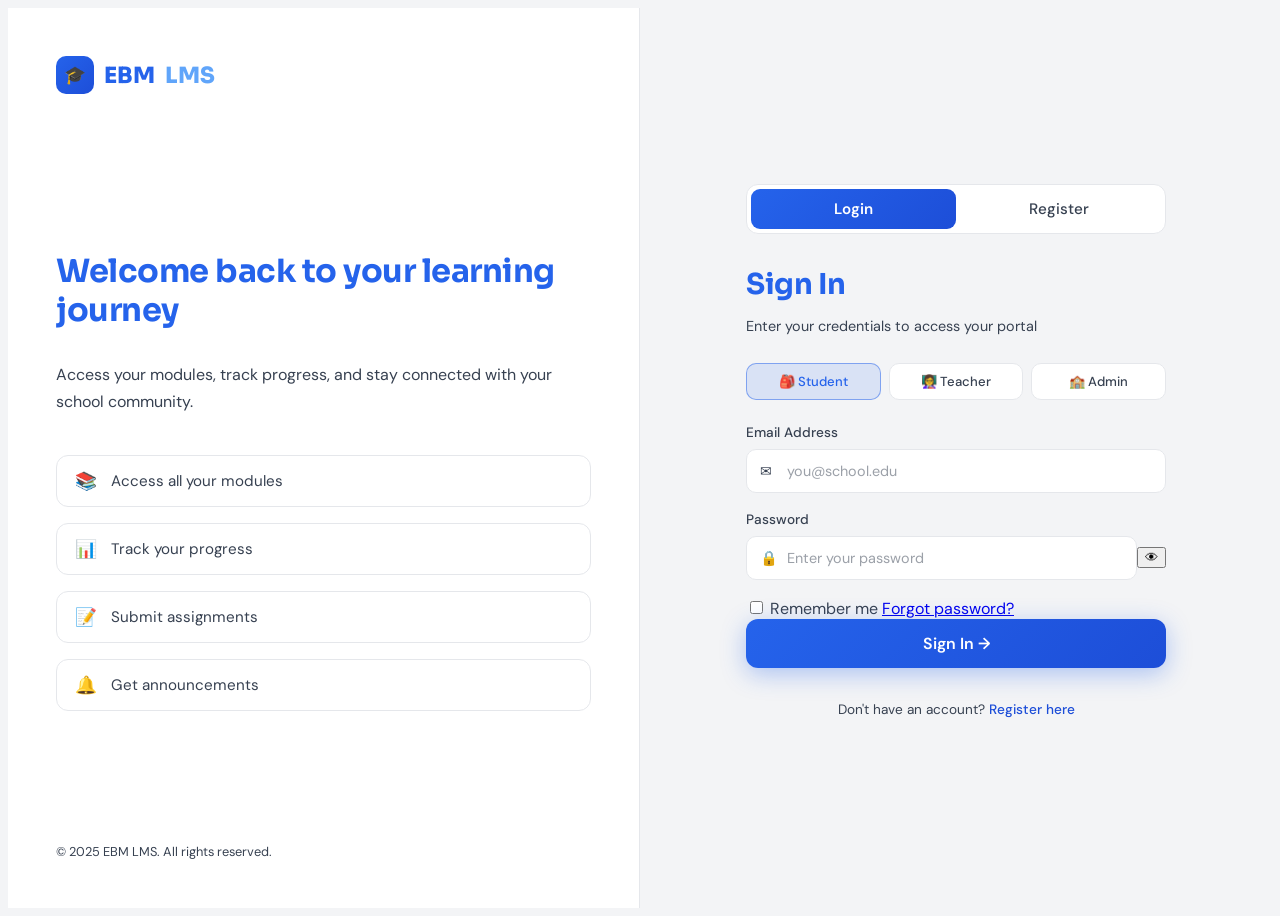
<file: Teacher.html>
<!DOCTYPE html>
<html lang="en">
<head>
    <meta charset="UTF-8">
    <meta name="viewport" content="width=device-width, initial-scale=1.0">
    <title>EBM LMS — Teacher Panel</title>
    <link href="https://fonts.googleapis.com/css2?family=Sora:wght@300;400;600;700;800&family=DM+Sans:ital,wght@0,300;0,400;0,500;1,300&display=swap" rel="stylesheet">
    <link rel="stylesheet" href="CSS/dashboard.css">
    <style>
        /* ── Teacher Panel Extras ── */
        .tp-header { margin-bottom: 28px; }
        .tp-header h1 { font-size: 1.6rem; font-weight: 700; color: var(--text-primary, #fff); }
        .tp-header p  { color: var(--text-muted, #888); font-size: 0.9rem; margin-top: 4px; }

        .tp-tabs {
            display: flex; gap: 8px; margin-bottom: 28px;
            border-bottom: 1px solid rgba(255,255,255,0.08);
            padding-bottom: 0;
        }
        .tp-tab {
            padding: 10px 22px; border: none; background: transparent;
            color: #888; font-family: inherit; font-size: 0.95rem;
            cursor: pointer; border-bottom: 2px solid transparent;
            margin-bottom: -1px; transition: all 0.2s; border-radius: 6px 6px 0 0;
        }
        .tp-tab:hover { color: #fff; }
        .tp-tab.active { color: #fff; border-bottom-color: #6c63ff; background: rgba(108,99,255,0.08); }

        .tp-section { display: none; }
        .tp-section.active { display: block; }

        /* ── Module Selector ── */
        .module-selector {
            background: rgba(255,255,255,0.04);
            border: 1px solid rgba(255,255,255,0.08);
            border-radius: 14px; padding: 20px; margin-bottom: 24px;
        }
        .module-selector label { font-size: 0.82rem; color: #888; text-transform: uppercase; letter-spacing: 0.06em; display: block; margin-bottom: 8px; }
        .module-selector select {
            width: 100%; padding: 12px 16px;
            background: rgba(255,255,255,0.07); border: 1px solid rgba(255,255,255,0.12);
            border-radius: 10px; color: #fff; font-family: inherit; font-size: 0.95rem;
            cursor: pointer; appearance: none;
        }
        .module-selector select option { background: #1a1a2e; color: #fff; }

        /* ── Upload Form Card ── */
        .upload-card {
            background: rgba(255,255,255,0.04);
            border: 1px solid rgba(255,255,255,0.08);
            border-radius: 16px; padding: 28px; margin-bottom: 20px;
        }
        .upload-card h3 { font-size: 1rem; font-weight: 600; color: #fff; margin-bottom: 20px; display: flex; align-items: center; gap: 8px; }

        .form-row { display: grid; grid-template-columns: 1fr 1fr; gap: 16px; margin-bottom: 16px; }
        .form-row.single { grid-template-columns: 1fr; }
        .form-row.triple { grid-template-columns: 1fr 1fr 1fr; }

        .form-group { display: flex; flex-direction: column; gap: 6px; }
        .form-group label { font-size: 0.8rem; color: #888; text-transform: uppercase; letter-spacing: 0.05em; }
        .form-group input,
        .form-group textarea,
        .form-group select {
            padding: 11px 14px;
            background: rgba(255,255,255,0.07); border: 1px solid rgba(255,255,255,0.12);
            border-radius: 10px; color: #fff; font-family: inherit; font-size: 0.92rem;
            transition: border-color 0.2s;
        }
        .form-group input:focus,
        .form-group textarea:focus,
        .form-group select:focus {
            outline: none; border-color: #6c63ff;
            background: rgba(108,99,255,0.08);
        }
        .form-group textarea { resize: vertical; min-height: 80px; }
        .form-group select option { background: #1a1a2e; }

        /* ── File Drop Zone ── */
        .drop-zone {
            border: 2px dashed rgba(255,255,255,0.15); border-radius: 12px;
            padding: 32px; text-align: center; cursor: pointer;
            transition: all 0.2s; background: rgba(255,255,255,0.02);
            margin-bottom: 16px;
        }
        .drop-zone:hover, .drop-zone.dragover {
            border-color: #6c63ff; background: rgba(108,99,255,0.07);
        }
        .drop-zone .dz-icon { font-size: 2.2rem; margin-bottom: 8px; }
        .drop-zone .dz-text { color: #888; font-size: 0.9rem; }
        .drop-zone .dz-text span { color: #6c63ff; cursor: pointer; }
        .drop-zone .dz-file-name { color: #aaa; font-size: 0.85rem; margin-top: 8px; display: none; }

        /* ── Quiz/Exam Builder ── */
        .question-builder { margin-top: 8px; }
        .question-item {
            background: rgba(255,255,255,0.03); border: 1px solid rgba(255,255,255,0.08);
            border-radius: 12px; padding: 18px; margin-bottom: 14px;
        }
        .question-item .q-header {
            display: flex; justify-content: space-between; align-items: center; margin-bottom: 12px;
        }
        .question-item .q-num { font-size: 0.82rem; color: #6c63ff; font-weight: 600; text-transform: uppercase; }
        .q-remove { background: rgba(255,80,80,0.1); border: none; color: #ff5050; padding: 5px 12px; border-radius: 8px; cursor: pointer; font-size: 0.8rem; transition: background 0.2s; }
        .q-remove:hover { background: rgba(255,80,80,0.2); }

        .choices-grid { display: grid; grid-template-columns: 1fr 1fr; gap: 8px; margin-top: 10px; }
        .choice-wrap { display: flex; align-items: center; gap: 8px; }
        .choice-wrap input[type="radio"] { accent-color: #6c63ff; width: 16px; height: 16px; flex-shrink: 0; }
        .choice-wrap input[type="text"] { flex: 1; }
        .choice-label { font-size: 0.8rem; color: #888; min-width: 20px; }

        .btn-add-q {
            width: 100%; padding: 12px; background: rgba(108,99,255,0.1);
            border: 1px dashed rgba(108,99,255,0.4); border-radius: 10px;
            color: #6c63ff; font-family: inherit; font-size: 0.9rem;
            cursor: pointer; transition: all 0.2s; margin-top: 4px;
        }
        .btn-add-q:hover { background: rgba(108,99,255,0.2); }

        /* ── Submit Button ── */
        .btn-submit-upload {
            padding: 13px 32px; background: linear-gradient(135deg, #6c63ff, #4ecdc4);
            border: none; border-radius: 12px; color: #fff; font-family: inherit;
            font-size: 0.95rem; font-weight: 600; cursor: pointer;
            transition: opacity 0.2s, transform 0.1s; margin-top: 8px;
        }
        .btn-submit-upload:hover { opacity: 0.9; transform: translateY(-1px); }
        .btn-submit-upload:disabled { opacity: 0.5; cursor: not-allowed; transform: none; }

        /* ── Existing Content List ── */
        .content-list { margin-top: 28px; }
        .content-list h3 { font-size: 0.95rem; color: #888; text-transform: uppercase; letter-spacing: 0.06em; margin-bottom: 14px; }
        .content-item {
            display: flex; align-items: center; gap: 14px;
            background: rgba(255,255,255,0.04); border: 1px solid rgba(255,255,255,0.07);
            border-radius: 12px; padding: 14px 18px; margin-bottom: 10px;
            transition: background 0.2s;
        }
        .content-item:hover { background: rgba(255,255,255,0.07); }
        .content-item .ci-icon { font-size: 1.4rem; }
        .content-item .ci-info { flex: 1; }
        .content-item .ci-title { font-size: 0.95rem; font-weight: 600; color: #fff; }
        .content-item .ci-meta  { font-size: 0.8rem; color: #888; margin-top: 2px; }
        .ci-badge {
            padding: 4px 10px; border-radius: 20px; font-size: 0.75rem; font-weight: 600;
        }
        .ci-badge.lesson  { background: rgba(78,205,196,0.15); color: #4ecdc4; }
        .ci-badge.quiz    { background: rgba(255,206,84,0.15);  color: #ffce54; }
        .ci-badge.exam    { background: rgba(255,99,99,0.15);   color: #ff6363; }

        /* ── Toast ── */
        .toast {
            position: fixed; bottom: 30px; right: 30px;
            background: #1e1e3a; border: 1px solid rgba(255,255,255,0.1);
            color: #fff; padding: 14px 22px; border-radius: 12px;
            font-size: 0.9rem; opacity: 0; pointer-events: none;
            transform: translateY(10px); transition: all 0.3s; z-index: 9999;
            box-shadow: 0 8px 32px rgba(0,0,0,0.4);
        }
        .toast.show { opacity: 1; transform: translateY(0); }
        .toast.success { border-color: #4ecdc4; }
        .toast.error   { border-color: #ff6363; }

        /* ── Enroll Section ── */
        .enroll-grid { display: grid; grid-template-columns: 1fr 1fr; gap: 20px; }
        @media(max-width:700px) {
            .form-row, .form-row.triple, .choices-grid, .enroll-grid { grid-template-columns: 1fr; }
        }
    </style>
</head>
<body>

    <!-- SIDEBAR -->
    <aside class="sidebar">
        <div class="sidebar-logo">
            <div class="logo-icon">🎓</div>
            EBM <span>LMS</span>
        </div>
        <nav class="sidebar-nav">
            <div class="nav-section-label">Main</div>
            <a href="dashboard.html" class="nav-item">
                <span class="nav-icon">🏠</span> Dashboard
            </a>
            <a href="module.html" class="nav-item">
                <span class="nav-icon">📚</span> Modules
            </a>
            <a href="teacher.html" class="nav-item active">
                <span class="nav-icon">🧑‍🏫</span> Teacher Panel
            </a>
            <div class="nav-section-label">School</div>
            <a href="#" class="nav-item">
                <span class="nav-icon">🔔</span> Announcements
            </a>
            <div class="nav-section-label">Account</div>
            <a href="#" class="nav-item">
                <span class="nav-icon">👤</span> Profile
            </a>
            <a href="#" class="nav-item">
                <span class="nav-icon">⚙️</span> Settings
            </a>
        </nav>
        <div class="sidebar-footer">
            <div class="user-info">
                <div class="user-avatar" id="sidebarAvatar">?</div>
                <div class="user-details">
                    <div class="user-name" id="sidebarName">Loading...</div>
                    <div class="user-role" id="sidebarRole">—</div>
                </div>
            </div>
            <a href="login.html" class="logout-btn" title="Logout" id="logoutBtn">⏻</a>
        </div>
    </aside>

    <!-- MAIN CONTENT -->
    <main class="main-content">
        <header class="topbar">
            <div class="topbar-left">
                <h1 id="greetingText">Teacher Panel 🧑‍🏫</h1>
                <p>Manage your modules, lessons, quizzes and exams</p>
            </div>
        </header>

        <!-- TABS -->
        <div class="tp-tabs">
            <button class="tp-tab active" onclick="switchTab('lessons', this)">📖 Lessons</button>
            <button class="tp-tab" onclick="switchTab('quizzes', this)">📝 Quizzes</button>
            <button class="tp-tab" onclick="switchTab('exams', this)">📋 Exams</button>
            <button class="tp-tab" onclick="switchTab('enroll', this)">👥 Enroll Students</button>
            <button class="tp-tab" onclick="switchTab('modules', this)">📦 My Modules</button>
        </div>

        <!-- ══ LESSONS TAB ══════════════════════════════════════════ -->
        <div class="tp-section active" id="tab-lessons">
            <div class="upload-card">
                <h3>📖 Upload New Lesson</h3>

                <div class="module-selector">
                    <label>Select Module</label>
                    <select id="lesson-module-id">
                        <option value="">— Choose a module —</option>
                    </select>
                </div>

                <div class="form-row">
                    <div class="form-group">
                        <label>Lesson Title</label>
                        <input type="text" id="lesson-title" placeholder="e.g. Introduction to Algebra" />
                    </div>
                    <div class="form-group">
                        <label>Duration (minutes)</label>
                        <input type="number" id="lesson-duration" placeholder="45" min="1" />
                    </div>
                </div>

                <div class="form-row single">
                    <div class="form-group">
                        <label>Lesson Content / Description</label>
                        <textarea id="lesson-content" placeholder="Write the lesson content or paste a summary here..."></textarea>
                    </div>
                </div>

                <div class="form-row">
                    <div class="form-group">
                        <label>Video URL (optional)</label>
                        <input type="url" id="lesson-video" placeholder="https://youtube.com/..." />
                    </div>
                    <div class="form-group">
                        <label>Order / Sequence</label>
                        <input type="number" id="lesson-order" placeholder="1" min="1" />
                    </div>
                </div>

                <button class="btn-submit-upload" id="btn-upload-lesson" onclick="uploadLesson()">
                    Upload Lesson →
                </button>
            </div>

            <div class="content-list" id="lessons-list">
                <h3>Existing Lessons</h3>
                <div id="lessons-items"><div style="color:#888;font-size:0.9rem;">Select a module to see its lessons.</div></div>
            </div>
        </div>

        <!-- ══ QUIZZES TAB ══════════════════════════════════════════ -->
        <div class="tp-section" id="tab-quizzes">
            <div class="upload-card">
                <h3>📝 Create New Quiz</h3>

                <div class="module-selector">
                    <label>Select Module</label>
                    <select id="quiz-module-id">
                        <option value="">— Choose a module —</option>
                    </select>
                </div>

                <div class="form-row">
                    <div class="form-group">
                        <label>Quiz Title</label>
                        <input type="text" id="quiz-title" placeholder="e.g. Quiz 1: Algebra Basics" />
                    </div>
                    <div class="form-group">
                        <label>Time Limit (minutes)</label>
                        <input type="number" id="quiz-time" placeholder="30" min="1" />
                    </div>
                </div>

                <div class="form-row">
                    <div class="form-group">
                        <label>Passing Score (%)</label>
                        <input type="number" id="quiz-passing" placeholder="75" min="1" max="100" />
                    </div>
                    <div class="form-group">
                        <label>Instructions</label>
                        <input type="text" id="quiz-instructions" placeholder="Answer all questions carefully." />
                    </div>
                </div>

                <div class="question-builder" id="quiz-questions">
                    <!-- Questions added dynamically -->
                </div>
                <button class="btn-add-q" onclick="addQuestion('quiz')">+ Add Question</button>

                <br/>
                <button class="btn-submit-upload" id="btn-upload-quiz" onclick="uploadQuiz()" style="margin-top:16px;">
                    Save Quiz →
                </button>
            </div>
        </div>

        <!-- ══ EXAMS TAB ════════════════════════════════════════════ -->
        <div class="tp-section" id="tab-exams">
            <div class="upload-card">
                <h3>📋 Create New Exam</h3>

                <div class="module-selector">
                    <label>Select Module</label>
                    <select id="exam-module-id">
                        <option value="">— Choose a module —</option>
                    </select>
                </div>

                <div class="form-row">
                    <div class="form-group">
                        <label>Exam Title</label>
                        <input type="text" id="exam-title" placeholder="e.g. Midterm Exam" />
                    </div>
                    <div class="form-group">
                        <label>Time Limit (minutes)</label>
                        <input type="number" id="exam-time" placeholder="60" min="1" />
                    </div>
                </div>

                <div class="form-row triple">
                    <div class="form-group">
                        <label>Passing Score (%)</label>
                        <input type="number" id="exam-passing" placeholder="75" min="1" max="100" />
                    </div>
                    <div class="form-group">
                        <label>Exam Date</label>
                        <input type="date" id="exam-date" />
                    </div>
                    <div class="form-group">
                        <label>Type</label>
                        <select id="exam-type">
                            <option value="midterm">Midterm</option>
                            <option value="final">Final</option>
                            <option value="quarterly">Quarterly</option>
                            <option value="other">Other</option>
                        </select>
                    </div>
                </div>

                <div class="question-builder" id="exam-questions">
                    <!-- Questions added dynamically -->
                </div>
                <button class="btn-add-q" onclick="addQuestion('exam')">+ Add Question</button>

                <br/>
                <button class="btn-submit-upload" id="btn-upload-exam" onclick="uploadExam()" style="margin-top:16px;">
                    Save Exam →
                </button>
            </div>
        </div>

        <!-- ══ ENROLL STUDENTS TAB ══════════════════════════════════ -->
        <div class="tp-section" id="tab-enroll">
            <div class="upload-card">
                <h3>👥 Enroll a Student</h3>
                <div class="enroll-grid">
                    <div class="form-group">
                        <label>Select Module</label>
                        <select id="enroll-module-id">
                            <option value="">— Choose a module —</option>
                        </select>
                    </div>
                    <div class="form-group">
                        <label>Student Email</label>
                        <input type="email" id="enroll-email" placeholder="student@school.edu" />
                    </div>
                </div>
                <button class="btn-submit-upload" style="margin-top:16px;" onclick="enrollStudent()">
                    Enroll Student →
                </button>
            </div>

            <div class="content-list">
                <h3>Enrolled Students</h3>
                <div id="enrolled-list"><div style="color:#888;font-size:0.9rem;">Select a module to see enrolled students.</div></div>
            </div>
        </div>

        <!-- ══ MY MODULES TAB ═══════════════════════════════════════ -->
        <div class="tp-section" id="tab-modules">
            <div class="upload-card">
                <h3>📦 Create New Module</h3>
                <div class="form-row">
                    <div class="form-group">
                        <label>Module Title</label>
                        <input type="text" id="mod-title" placeholder="e.g. Mathematics 101" />
                    </div>
                    <div class="form-group">
                        <label>Subject Code</label>
                        <input type="text" id="mod-code" placeholder="e.g. MATH101" />
                    </div>
                </div>
                <div class="form-row single">
                    <div class="form-group">
                        <label>Description</label>
                        <textarea id="mod-desc" placeholder="Describe this module..."></textarea>
                    </div>
                </div>
                <button class="btn-submit-upload" onclick="createModule()">Create Module →</button>
            </div>

            <div class="content-list">
                <h3>Your Modules</h3>
                <div id="my-modules-list"><div style="color:#888;font-size:0.9rem;">Loading...</div></div>
            </div>
        </div>

    </main>

    <div class="toast" id="toast"></div>

    <script>
        const API_BASE   = 'https://ebm-lms-production.up.railway.app/auth/auth.php';
        const TEACH_API  = 'https://ebm-lms-production.up.railway.app/api/teacher.php';

        // ── Auth guard ───────────────────────────────────────────
        const user = JSON.parse(localStorage.getItem('ebm_user') || 'null');
        if (!user || !user.id) { window.location.href = 'login.html'; }

        // Sidebar
        const firstName = user.first_name || (user.name||'').split(' ')[0] || 'Teacher';
        const lastName  = user.last_name  || (user.name||'').split(' ').slice(1).join(' ') || '';
        document.getElementById('sidebarName').textContent   = (firstName+' '+lastName).trim();
        document.getElementById('sidebarRole').textContent   = user.role ? user.role.charAt(0).toUpperCase()+user.role.slice(1) : 'Teacher';
        document.getElementById('sidebarAvatar').textContent = (firstName[0]||'')+(lastName[0]||'');
        document.getElementById('logoutBtn').addEventListener('click', e => {
            e.preventDefault(); localStorage.removeItem('ebm_user'); window.location.href = 'login.html';
        });

        // ── Toast ────────────────────────────────────────────────
        function showToast(msg, type='success') {
            const t = document.getElementById('toast');
            t.textContent = msg; t.className = 'toast show '+type;
            setTimeout(() => t.className = 'toast', 3500);
        }

        // ── Tab switcher ─────────────────────────────────────────
        function switchTab(name, btn) {
            document.querySelectorAll('.tp-tab').forEach(b => b.classList.remove('active'));
            document.querySelectorAll('.tp-section').forEach(s => s.classList.remove('active'));
            btn.classList.add('active');
            document.getElementById('tab-'+name).classList.add('active');
            if (name === 'modules') loadMyModules();
        }

        // ── API helper ───────────────────────────────────────────
        async function apiCall(params) {
            const url = new URL(TEACH_API);
            Object.entries({ ...params, teacher_id: user.id }).forEach(([k,v]) => url.searchParams.set(k, v));
            const res  = await fetch(url.toString());
            const text = await res.text();
            try { return JSON.parse(text); }
            catch(e) { console.error('API raw:', text); return { status:'error', message:'Server error' }; }
        }

        // ── Load teacher's modules into all selects ──────────────
        async function loadModuleSelects() {
            const data = await apiCall({ action: 'get_my_modules' });
            const modules = (data.status === 'success' && data.data) ? data.data : [];

            const selects = ['lesson-module-id','quiz-module-id','exam-module-id','enroll-module-id'];
            selects.forEach(id => {
                const sel = document.getElementById(id);
                sel.innerHTML = '<option value="">— Choose a module —</option>';
                modules.forEach(m => {
                    const opt = document.createElement('option');
                    opt.value = m.id; opt.textContent = m.title;
                    sel.appendChild(opt);
                });
            });

            // Auto-load lessons when module selected
            document.getElementById('lesson-module-id').addEventListener('change', function() {
                if (this.value) loadLessons(this.value);
            });
            document.getElementById('enroll-module-id').addEventListener('change', function() {
                if (this.value) loadEnrolled(this.value);
            });
        }

        // ── My Modules tab ───────────────────────────────────────
        async function loadMyModules() {
            const data = await apiCall({ action: 'get_my_modules' });
            const list = document.getElementById('my-modules-list');
            if (data.status === 'success' && data.data && data.data.length > 0) {
                list.innerHTML = data.data.map(m => `
                    <div class="content-item">
                        <div class="ci-icon">📦</div>
                        <div class="ci-info">
                            <div class="ci-title">${esc(m.title)}</div>
                            <div class="ci-meta">${esc(m.subject_code||'')} · ${esc(m.description||'No description')}</div>
                        </div>
                    </div>`).join('');
            } else {
                list.innerHTML = '<div style="color:#888;font-size:0.9rem;">No modules yet. Create one above!</div>';
            }
        }

        async function createModule() {
            const title = document.getElementById('mod-title').value.trim();
            const code  = document.getElementById('mod-code').value.trim();
            const desc  = document.getElementById('mod-desc').value.trim();
            if (!title) { showToast('Module title is required.', 'error'); return; }
            const data = await apiCall({ action: 'create_module', title, subject_code: code, description: desc });
            if (data.status === 'success') {
                showToast('Module created! ✅');
                document.getElementById('mod-title').value = '';
                document.getElementById('mod-code').value = '';
                document.getElementById('mod-desc').value = '';
                loadMyModules(); loadModuleSelects();
            } else { showToast(data.message || 'Failed to create module.', 'error'); }
        }

        // ── Lessons ──────────────────────────────────────────────
        async function uploadLesson() {
            const module_id = document.getElementById('lesson-module-id').value;
            const title     = document.getElementById('lesson-title').value.trim();
            const content   = document.getElementById('lesson-content').value.trim();
            const duration  = document.getElementById('lesson-duration').value;
            const video_url = document.getElementById('lesson-video').value.trim();
            const order_num = document.getElementById('lesson-order').value;

            if (!module_id) { showToast('Please select a module.', 'error'); return; }
            if (!title)     { showToast('Lesson title is required.', 'error'); return; }

            const btn = document.getElementById('btn-upload-lesson');
            btn.disabled = true; btn.textContent = 'Uploading...';

            const data = await apiCall({ action: 'create_lesson', module_id, title, content, duration_minutes: duration, video_url, order_num });
            btn.disabled = false; btn.textContent = 'Upload Lesson →';

            if (data.status === 'success') {
                showToast('Lesson uploaded! ✅');
                document.getElementById('lesson-title').value = '';
                document.getElementById('lesson-content').value = '';
                document.getElementById('lesson-duration').value = '';
                document.getElementById('lesson-video').value = '';
                document.getElementById('lesson-order').value = '';
                loadLessons(module_id);
            } else { showToast(data.message || 'Failed to upload lesson.', 'error'); }
        }

        async function loadLessons(module_id) {
            const data = await apiCall({ action: 'get_lessons', module_id });
            const container = document.getElementById('lessons-items');
            if (data.status === 'success' && data.data && data.data.length > 0) {
                container.innerHTML = data.data.map(l => `
                    <div class="content-item">
                        <div class="ci-icon">📖</div>
                        <div class="ci-info">
                            <div class="ci-title">${esc(l.title)}</div>
                            <div class="ci-meta">Order: ${l.order_num||'—'} · ${l.duration_minutes||'?'} min</div>
                        </div>
                        <span class="ci-badge lesson">Lesson</span>
                    </div>`).join('');
            } else {
                container.innerHTML = '<div style="color:#888;font-size:0.9rem;">No lessons in this module yet.</div>';
            }
        }

        // ── Question builder ─────────────────────────────────────
        let questionCounts = { quiz: 0, exam: 0 };

        function addQuestion(type) {
            questionCounts[type]++;
            const n   = questionCounts[type];
            const container = document.getElementById(type+'-questions');
            const div = document.createElement('div');
            div.className = 'question-item'; div.id = `${type}-q-${n}`;
            div.innerHTML = `
                <div class="q-header">
                    <span class="q-num">Question ${n}</span>
                    <button class="q-remove" onclick="removeQuestion('${type}', ${n})">Remove</button>
                </div>
                <div class="form-group" style="margin-bottom:10px;">
                    <label>Question Text</label>
                    <input type="text" id="${type}-q${n}-text" placeholder="Enter your question here..." />
                </div>
                <div class="form-group" style="margin-bottom:8px;">
                    <label>Choices — select the correct answer (radio button)</label>
                </div>
                <div class="choices-grid">
                    ${['A','B','C','D'].map(letter => `
                    <div class="choice-wrap">
                        <span class="choice-label">${letter}.</span>
                        <input type="radio" name="${type}-q${n}-correct" value="${letter}" />
                        <input type="text" id="${type}-q${n}-choice${letter}" placeholder="Choice ${letter}" />
                    </div>`).join('')}
                </div>
                <div class="form-group" style="margin-top:10px;">
                    <label>Points</label>
                    <input type="number" id="${type}-q${n}-points" value="1" min="1" style="width:100px;" />
                </div>`;
            container.appendChild(div);
        }

        function removeQuestion(type, n) {
            document.getElementById(`${type}-q-${n}`)?.remove();
        }

        function collectQuestions(type) {
            const questions = [];
            document.querySelectorAll(`#${type}-questions .question-item`).forEach(item => {
                const id = item.id.split('-').pop();
                const text    = document.getElementById(`${type}-q${id}-text`)?.value.trim();
                const points  = document.getElementById(`${type}-q${id}-points`)?.value || 1;
                const correct = item.querySelector(`input[name="${type}-q${id}-correct"]:checked`)?.value || '';
                const choices = {};
                ['A','B','C','D'].forEach(l => {
                    choices[l] = document.getElementById(`${type}-q${id}-choice${l}`)?.value.trim() || '';
                });
                if (text) questions.push({ text, choices, correct_answer: correct, points: Number(points) });
            });
            return questions;
        }

        // ── Quiz ─────────────────────────────────────────────────
        async function uploadQuiz() {
            const module_id    = document.getElementById('quiz-module-id').value;
            const title        = document.getElementById('quiz-title').value.trim();
            const time_limit   = document.getElementById('quiz-time').value;
            const passing_score= document.getElementById('quiz-passing').value;
            const instructions = document.getElementById('quiz-instructions').value.trim();
            const questions    = collectQuestions('quiz');

            if (!module_id) { showToast('Please select a module.', 'error'); return; }
            if (!title)     { showToast('Quiz title is required.', 'error'); return; }
            if (questions.length === 0) { showToast('Add at least one question.', 'error'); return; }

            const btn = document.getElementById('btn-upload-quiz');
            btn.disabled = true; btn.textContent = 'Saving...';

            const data = await apiCall({
                action: 'create_quiz', module_id, title,
                time_limit, passing_score, instructions,
                questions: JSON.stringify(questions), type: 'quiz'
            });
            btn.disabled = false; btn.textContent = 'Save Quiz →';

            if (data.status === 'success') {
                showToast('Quiz saved! ✅');
                document.getElementById('quiz-title').value = '';
                document.getElementById('quiz-questions').innerHTML = '';
                questionCounts.quiz = 0;
            } else { showToast(data.message || 'Failed to save quiz.', 'error'); }
        }

        // ── Exam ─────────────────────────────────────────────────
        async function uploadExam() {
            const module_id    = document.getElementById('exam-module-id').value;
            const title        = document.getElementById('exam-title').value.trim();
            const time_limit   = document.getElementById('exam-time').value;
            const passing_score= document.getElementById('exam-passing').value;
            const exam_date    = document.getElementById('exam-date').value;
            const exam_type    = document.getElementById('exam-type').value;
            const questions    = collectQuestions('exam');

            if (!module_id) { showToast('Please select a module.', 'error'); return; }
            if (!title)     { showToast('Exam title is required.', 'error'); return; }
            if (questions.length === 0) { showToast('Add at least one question.', 'error'); return; }

            const btn = document.getElementById('btn-upload-exam');
            btn.disabled = true; btn.textContent = 'Saving...';

            const data = await apiCall({
                action: 'create_quiz', module_id, title,
                time_limit, passing_score, exam_date,
                questions: JSON.stringify(questions), type: exam_type
            });
            btn.disabled = false; btn.textContent = 'Save Exam →';

            if (data.status === 'success') {
                showToast('Exam saved! ✅');
                document.getElementById('exam-title').value = '';
                document.getElementById('exam-questions').innerHTML = '';
                questionCounts.exam = 0;
            } else { showToast(data.message || 'Failed to save exam.', 'error'); }
        }

        // ── Enroll student ───────────────────────────────────────
        async function enrollStudent() {
            const module_id = document.getElementById('enroll-module-id').value;
            const email     = document.getElementById('enroll-email').value.trim();
            if (!module_id) { showToast('Please select a module.', 'error'); return; }
            if (!email)     { showToast('Please enter student email.', 'error'); return; }

            const data = await apiCall({ action: 'enroll_student', module_id, student_email: email });
            if (data.status === 'success') {
                showToast('Student enrolled! ✅');
                document.getElementById('enroll-email').value = '';
                loadEnrolled(module_id);
            } else { showToast(data.message || 'Failed to enroll student.', 'error'); }
        }

        async function loadEnrolled(module_id) {
            const data = await apiCall({ action: 'get_enrolled_students', module_id });
            const container = document.getElementById('enrolled-list');
            if (data.status === 'success' && data.data && data.data.length > 0) {
                container.innerHTML = data.data.map(s => `
                    <div class="content-item">
                        <div class="ci-icon">👤</div>
                        <div class="ci-info">
                            <div class="ci-title">${esc(s.first_name)} ${esc(s.last_name)}</div>
                            <div class="ci-meta">${esc(s.email)} · Enrolled: ${formatDate(s.enrolled_at)}</div>
                        </div>
                    </div>`).join('');
            } else {
                container.innerHTML = '<div style="color:#888;font-size:0.9rem;">No students enrolled yet.</div>';
            }
        }

        // ── Helpers ──────────────────────────────────────────────
        function esc(str) {
            if (!str) return '';
            return String(str).replace(/&/g,'&amp;').replace(/</g,'&lt;').replace(/>/g,'&gt;').replace(/"/g,'&quot;');
        }
        function formatDate(d) {
            if (!d) return '—';
            try { return new Date(d).toLocaleDateString('en-US',{month:'short',day:'numeric',year:'numeric'}); }
            catch(e) { return d; }
        }

        // ── Init ─────────────────────────────────────────────────
        loadModuleSelects();
        loadMyModules();
    </script>
</body>
</html>
</file>
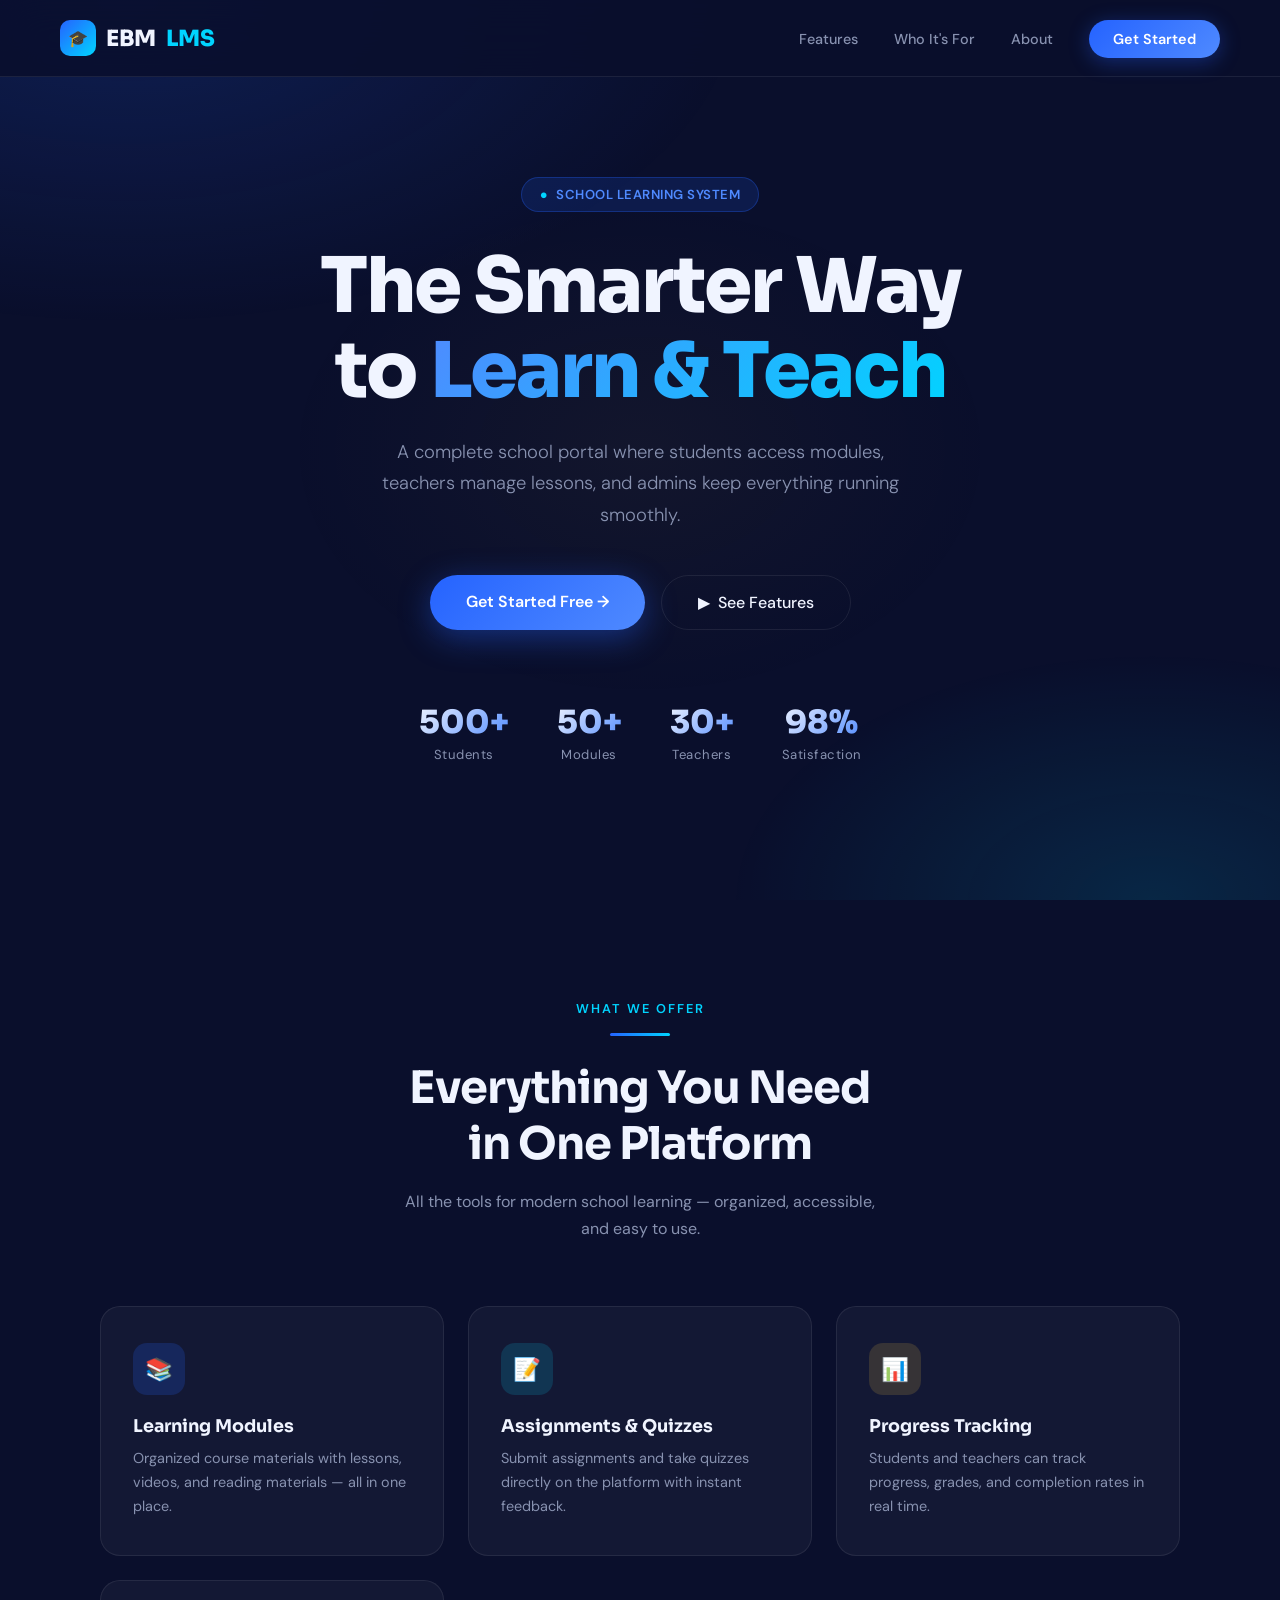
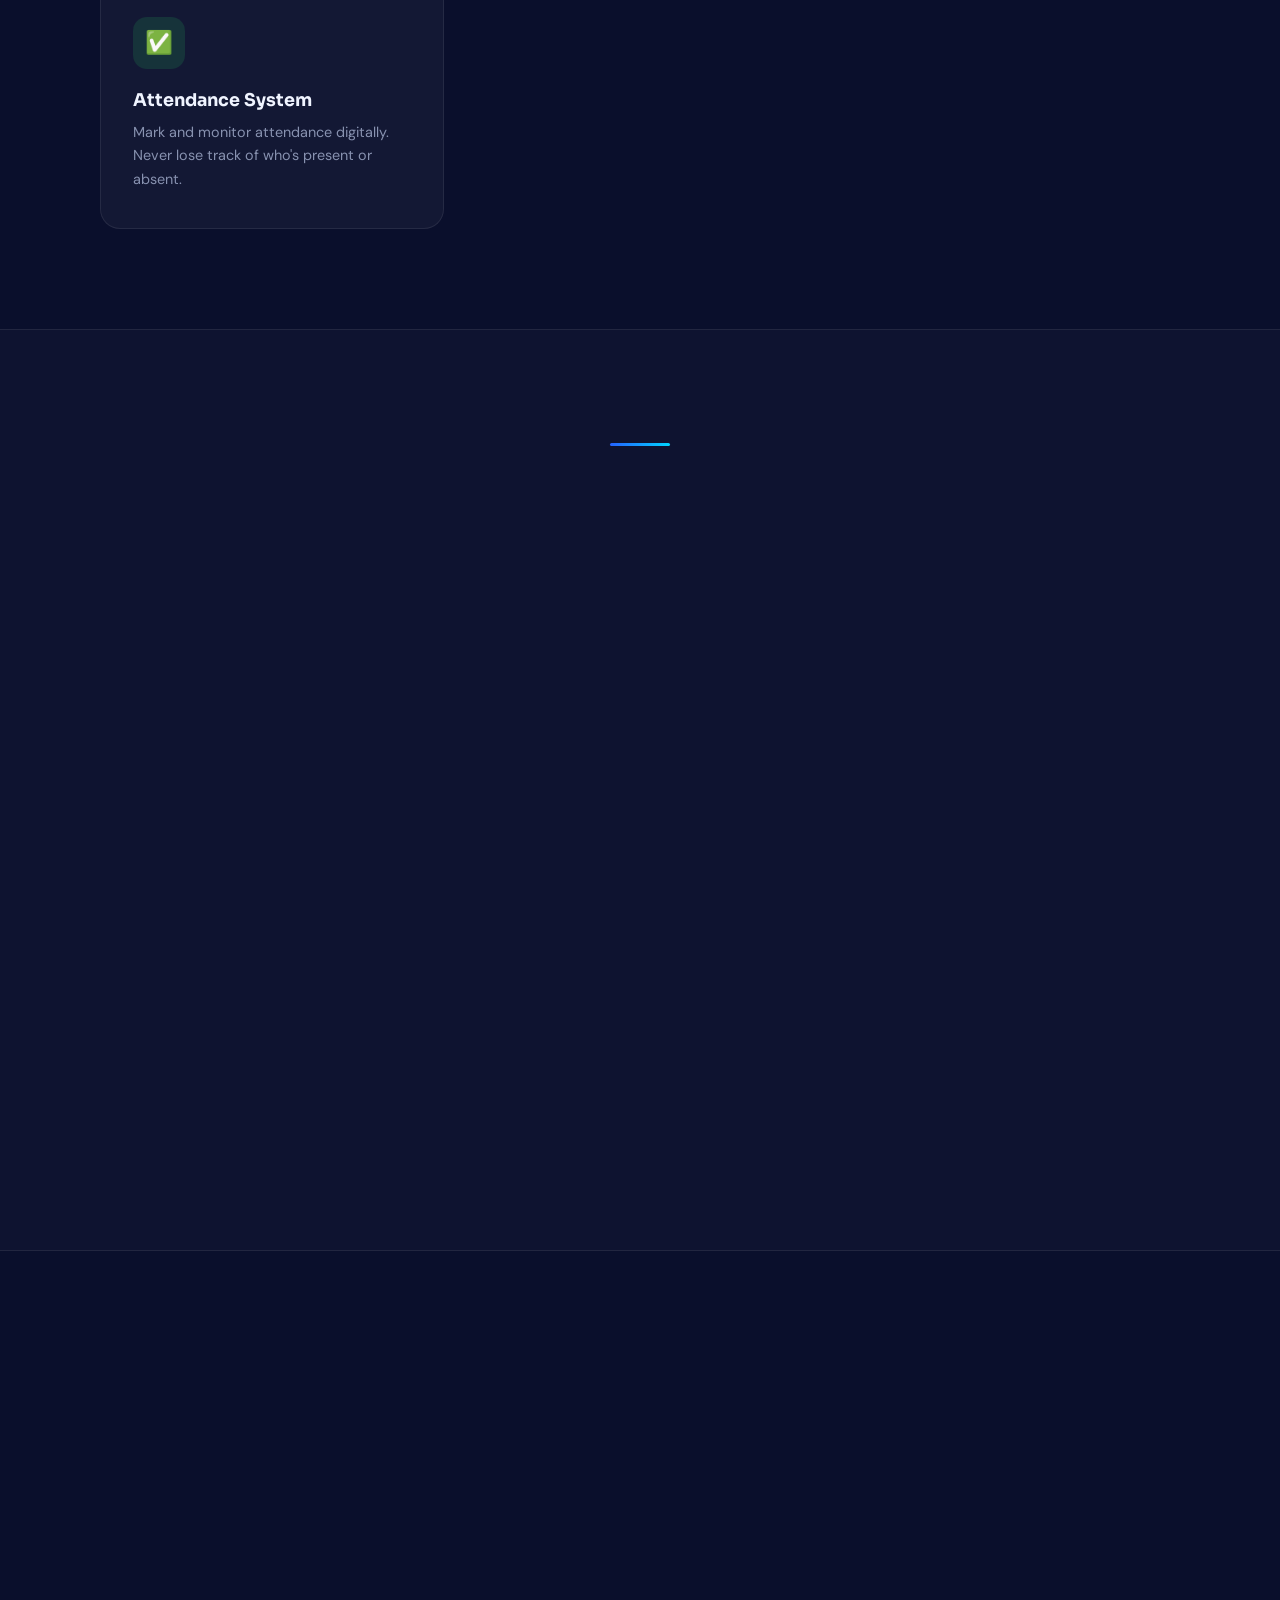
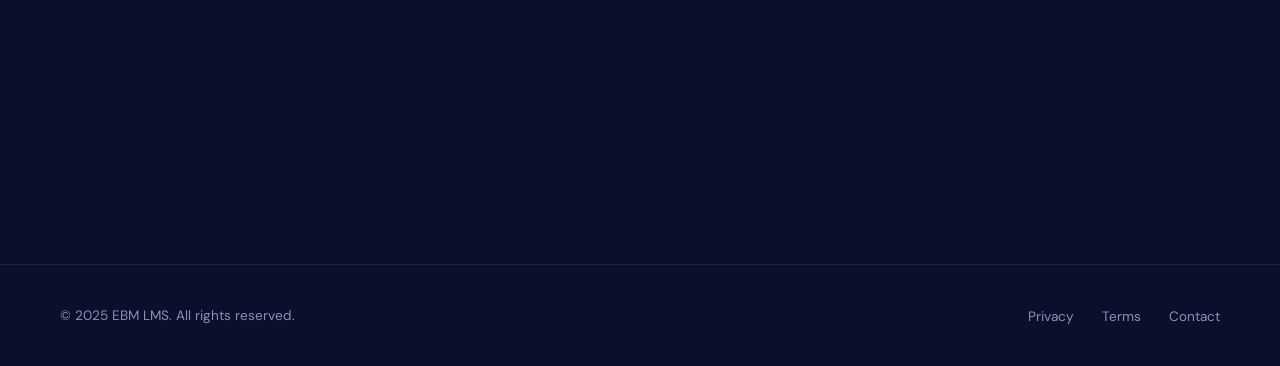
<file: welcome.html>
<!DOCTYPE html>
<html lang="en">
<head>
    <meta charset="UTF-8">
    <meta name="viewport" content="width=device-width, initial-scale=1.0">
    <title>EBM LMS — Welcome</title>
    <link href="https://fonts.googleapis.com/css2?family=Sora:wght@300;400;600;700;800&family=DM+Sans:ital,wght@0,300;0,400;0,500;1,300&display=swap" rel="stylesheet">
    <link rel="stylesheet" href="CSS/welcome.css">
</head>
<body>

    <!-- NAV -->
    <nav>
        <div class="logo">
            <div class="logo-icon">🎓</div>
            EBM <span>LMS</span>
        </div>
        <ul class="nav-links">
            <li><a href="#features">Features</a></li>
            <li><a href="#roles">Who It's For</a></li>
            <li><a href="#about">About</a></li>
            <li><a href="login.html" class="nav-cta">Get Started</a></li>
        </ul>
    </nav>

    <!-- HERO -->
    <section class="hero">
        <div class="hero-badge">School Learning System</div>
        <h1>
            The Smarter Way<br>
            to <span class="highlight">Learn & Teach</span>
        </h1>
        <p class="hero-desc">
            A complete school portal where students access modules, teachers manage lessons, and admins keep everything running smoothly.
        </p>
        <div class="hero-buttons">
            <a href="login.html" class="btn-primary">Get Started Free →</a>
            <a href="#features" class="btn-secondary">
                <span>▶</span> See Features
            </a>
        </div>
        <div class="stats">
            <div class="stat">
                <div class="stat-number">500+</div>
                <div class="stat-label">Students</div>
            </div>
            <div class="stat">
                <div class="stat-number">50+</div>
                <div class="stat-label">Modules</div>
            </div>
            <div class="stat">
                <div class="stat-number">30+</div>
                <div class="stat-label">Teachers</div>
            </div>
            <div class="stat">
                <div class="stat-number">98%</div>
                <div class="stat-label">Satisfaction</div>
            </div>
        </div>
    </section>

    <!-- FEATURES -->
    <section class="section" id="features">
        <div class="section-label fade-in">What We Offer</div>
        <div class="divider"></div>
        <h2 class="section-title fade-in">Everything You Need<br>in One Platform</h2>
        <p class="section-sub fade-in">All the tools for modern school learning — organized, accessible, and easy to use.</p>

        <div class="features-grid">
            <div class="feature-card fade-in">
                <div class="feature-icon icon-blue">📚</div>
                <div class="feature-title">Learning Modules</div>
                <p class="feature-desc">Organized course materials with lessons, videos, and reading materials — all in one place.</p>
            </div>
            <div class="feature-card fade-in">
                <div class="feature-icon icon-cyan">📝</div>
                <div class="feature-title">Assignments & Quizzes</div>
                <p class="feature-desc">Submit assignments and take quizzes directly on the platform with instant feedback.</p>
            </div>
            <div class="feature-card fade-in">
                <div class="feature-icon icon-gold">📊</div>
                <div class="feature-title">Progress Tracking</div>
                <p class="feature-desc">Students and teachers can track progress, grades, and completion rates in real time.</p>
            </div>
            <div class="feature-card fade-in">
                <div class="feature-icon icon-green">✅</div>
                <div class="feature-title">Attendance System</div>
                <p class="feature-desc">Mark and monitor attendance digitally. Never lose track of who's present or absent.</p>
            </div>
            <div class="feature-card fade-in">
                <div class="feature-icon icon-purple">💬</div>
                <div class="feature-title">Announcements</div>
                <p class="feature-desc">Teachers and admins can post school-wide or class-specific announcements instantly.</p>
            </div>
            <div class="feature-card fade-in">
                <div class="feature-icon icon-pink">🔒</div>
                <div class="feature-title">Secure Access</div>
                <p class="feature-desc">Role-based login ensures students, teachers, and admins only see what they need.</p>
            </div>
        </div>
    </section>

    <!-- ROLES -->
    <div class="roles-section" id="roles">
        <div class="roles-inner">
            <div class="section-label fade-in" style="text-align:center;">Who It's For</div>
            <div class="divider"></div>
            <h2 class="section-title fade-in">Built for Everyone<br>in Your School</h2>
            <p class="section-sub fade-in">Each user gets a tailored experience designed for their specific role.</p>

            <div class="roles-grid">
                <div class="role-card student fade-in">
                    <div class="role-avatar avatar-blue">🎒</div>
                    <div class="role-title">Students</div>
                    <p class="role-desc">Access all your learning materials, submit work, and track your academic progress.</p>
                    <ul class="role-perks">
                        <li>View assigned modules</li>
                        <li>Submit assignments</li>
                        <li>Take quizzes online</li>
                        <li>Check grades & feedback</li>
                        <li>View attendance records</li>
                    </ul>
                </div>
                <div class="role-card teacher fade-in">
                    <div class="role-avatar avatar-cyan">👩‍🏫</div>
                    <div class="role-title">Teachers</div>
                    <p class="role-desc">Create and manage modules, grade submissions, and communicate with students easily.</p>
                    <ul class="role-perks">
                        <li>Upload course modules</li>
                        <li>Create assignments & quizzes</li>
                        <li>Grade student work</li>
                        <li>Mark attendance</li>
                        <li>Post announcements</li>
                    </ul>
                </div>
                <div class="role-card admin fade-in">
                    <div class="role-avatar avatar-gold">🏫</div>
                    <div class="role-title">Admins</div>
                    <p class="role-desc">Manage users, oversee all school activities, and keep the platform running smoothly.</p>
                    <ul class="role-perks">
                        <li>Manage all users</li>
                        <li>Assign teachers to classes</li>
                        <li>View school-wide reports</li>
                        <li>Configure system settings</li>
                        <li>Full platform control</li>
                    </ul>
                </div>
            </div>
        </div>
    </div>

    <!-- CTA -->
    <section class="cta-section">
        <div class="cta-box fade-in">
            <h2>Ready to Transform<br>Your School? 🚀</h2>
            <p>Join hundreds of students and teachers already using EBM LMS to make learning better.</p>
            <a href="login.html" class="btn-primary">Start Now — It's Free</a>
        </div>
    </section>

    <!-- FOOTER -->
    <footer>
        <p>© 2025 EBM LMS. All rights reserved.</p>
        <ul class="footer-links">
            <li><a href="#">Privacy</a></li>
            <li><a href="#">Terms</a></li>
            <li><a href="#">Contact</a></li>
        </ul>
    </footer>

    <script>
        // Scroll animation
        const observer = new IntersectionObserver((entries) => {
            entries.forEach((entry, i) => {
                if (entry.isIntersecting) {
                    setTimeout(() => {
                        entry.target.classList.add('visible');
                    }, i * 80);
                }
            });
        }, { threshold: 0.1 });

        document.querySelectorAll('.fade-in').forEach(el => observer.observe(el));
    </script>
</body>
</html>
</file>
<file: CSS/dashboard.css>
/* =========================================
   EBM LMS — Shared Styles
   dashboard.css
   Used by: dashboard.html, subject.html,
            teacher.html, and all pages
   ========================================= */

/* ── Reset ── */
*, *::before, *::after {
  margin: 0;
  padding: 0;
  box-sizing: border-box;
}

/* ── CSS Variables ── */
:root {
  --navy:         #0a0f2c;
  --navy-mid:     #111836;
  --navy-light:   #1a2340;
  --accent:       #5b7fff;
  --accent2:      #7c5bff;
  --text-primary: #e8eaf6;
  --text-muted:   #8892b0;
  --card-bg:      rgba(255, 255, 255, 0.04);
  --card-border:  rgba(255, 255, 255, 0.08);
  --font:         'Sora', 'DM Sans', sans-serif;
}

/* ── Base ── */
body {
  font-family: var(--font);
  background: var(--navy);
  color: var(--text-primary);
  display: flex;
  min-height: 100vh;
  overflow-x: hidden;
}

/* ─────────────────────────────────────────
   SIDEBAR
   ───────────────────────────────────────── */
.sidebar {
  width: 230px;
  min-width: 230px;
  background: var(--navy-mid);
  border-right: 1px solid var(--card-border);
  display: flex;
  flex-direction: column;
  height: 100vh;
  position: sticky;
  top: 0;
  overflow: hidden;
}

/* Brand */
.sidebar-brand {
  padding: 22px 20px 18px;
  display: flex;
  align-items: center;
  gap: 10px;
  border-bottom: 1px solid var(--card-border);
  flex-shrink: 0;
}

.brand-logo {
  width: 36px;
  height: 36px;
  background: linear-gradient(135deg, var(--accent), var(--accent2));
  border-radius: 8px;
  display: flex;
  align-items: center;
  justify-content: center;
  font-weight: 800;
  font-size: 0.85rem;
  color: #fff;
  flex-shrink: 0;
}

.brand-text {
  font-size: 1rem;
  font-weight: 700;
  display: flex;
  gap: 3px;
}

.brand-lms {
  color: var(--accent);
  font-weight: 300;
}

/* Nav */
.sidebar-nav {
  flex: 1;
  padding: 14px 12px;
  overflow-y: auto;
  min-height: 0;
}

.nav-section {
  font-size: 0.63rem;
  font-weight: 700;
  color: var(--text-muted);
  letter-spacing: 0.1em;
  padding: 12px 8px 5px;
  text-transform: uppercase;
}

.nav-item {
  display: flex;
  align-items: center;
  gap: 10px;
  padding: 9px 12px;
  border-radius: 8px;
  color: var(--text-muted);
  text-decoration: none;
  font-size: 0.85rem;
  font-weight: 500;
  transition: all 0.2s;
  margin-bottom: 2px;
}

.nav-item:hover {
  background: rgba(255, 255, 255, 0.06);
  color: var(--text-primary);
}

.nav-item.active {
  background: rgba(91, 127, 255, 0.15);
  color: var(--accent);
}

.nav-icon {
  font-size: 1rem;
  width: 20px;
  text-align: center;
  flex-shrink: 0;
}

/* Footer */
.sidebar-footer {
  padding: 12px 14px;
  border-top: 1px solid var(--card-border);
  display: flex;
  align-items: center;
  gap: 10px;
  flex-shrink: 0;
}

.user-avatar {
  width: 34px;
  height: 34px;
  min-width: 34px;
  background: linear-gradient(135deg, var(--accent), var(--accent2));
  border-radius: 50%;
  display: flex;
  align-items: center;
  justify-content: center;
  font-weight: 700;
  font-size: 0.75rem;
  color: #fff;
  flex-shrink: 0;
}

.user-info {
  flex: 1;
  min-width: 0;
  overflow: hidden;
}

.user-name {
  font-size: 0.8rem;
  font-weight: 600;
  color: var(--text-primary);
  white-space: nowrap;
  overflow: hidden;
  text-overflow: ellipsis;
}

.user-role {
  font-size: 0.7rem;
  color: var(--text-muted);
}

.logout-btn {
  background: none;
  border: none;
  color: var(--text-muted);
  font-size: 1.1rem;
  cursor: pointer;
  flex-shrink: 0;
  padding: 4px;
  transition: color 0.2s;
}

.logout-btn:hover {
  color: #de7d7d;
}

/* ─────────────────────────────────────────
   MAIN CONTENT
   ───────────────────────────────────────── */
.main-content {
  flex: 1;
  overflow-y: auto;
  padding: 32px 36px;
}

/* ─────────────────────────────────────────
   CARDS
   ───────────────────────────────────────── */
.card {
  background: var(--card-bg);
  border: 1px solid var(--card-border);
  border-radius: 14px;
  padding: 26px;
  margin-bottom: 20px;
}

.card h3 {
  font-size: 1rem;
  font-weight: 600;
  color: var(--text-primary);
  margin-bottom: 20px;
  display: flex;
  align-items: center;
  gap: 8px;
}

/* ─────────────────────────────────────────
   FORMS
   ───────────────────────────────────────── */
.form-row {
  display: grid;
  grid-template-columns: 1fr 1fr;
  gap: 16px;
  margin-bottom: 14px;
}

.form-row.single {
  grid-template-columns: 1fr;
}

.form-group {
  display: flex;
  flex-direction: column;
  gap: 6px;
}

.form-group label {
  font-size: 0.7rem;
  font-weight: 700;
  color: var(--text-muted);
  text-transform: uppercase;
  letter-spacing: 0.07em;
}

.form-group input,
.form-group textarea,
.form-group select {
  background: rgba(255, 255, 255, 0.05);
  border: 1px solid rgba(255, 255, 255, 0.1);
  border-radius: 8px;
  padding: 11px 14px;
  color: var(--text-primary);
  font-family: var(--font);
  font-size: 0.875rem;
  width: 100%;
  transition: border-color 0.2s;
}

.form-group input:focus,
.form-group textarea:focus,
.form-group select:focus {
  outline: none;
  border-color: var(--accent);
}

.form-group textarea {
  resize: vertical;
  min-height: 90px;
}

.form-group select option {
  background: #111836;
}

/* ─────────────────────────────────────────
   BUTTONS
   ───────────────────────────────────────── */
.btn-primary {
  padding: 12px 24px;
  background: linear-gradient(135deg, var(--accent), var(--accent2));
  color: #fff;
  border: none;
  border-radius: 10px;
  font-family: var(--font);
  font-size: 0.9rem;
  font-weight: 600;
  cursor: pointer;
  transition: opacity 0.2s;
  display: inline-flex;
  align-items: center;
  gap: 8px;
  margin-top: 4px;
}

.btn-primary:hover {
  opacity: 0.85;
}

.btn-primary:disabled {
  opacity: 0.45;
  cursor: not-allowed;
}

/* ─────────────────────────────────────────
   UTILITY
   ───────────────────────────────────────── */
.section-label {
  font-size: 0.7rem;
  font-weight: 700;
  color: var(--text-muted);
  letter-spacing: 0.08em;
  text-transform: uppercase;
  margin-bottom: 12px;
}

.empty {
  color: var(--text-muted);
  font-size: 0.875rem;
  text-align: center;
  padding: 24px 0;
}

/* Toast */
.toast {
  position: fixed;
  bottom: 28px;
  right: 28px;
  z-index: 9999;
  padding: 14px 20px;
  border-radius: 10px;
  font-size: 0.875rem;
  font-weight: 500;
  display: none;
  max-width: 320px;
  box-shadow: 0 8px 32px rgba(0, 0, 0, 0.5);
}

.toast.ok {
  background: #162616;
  border: 1px solid #2d5a2d;
  color: #7dde7d;
  display: block;
}

.toast.err {
  background: #261616;
  border: 1px solid #5a2d2d;
  color: #de7d7d;
  display: block;
}
</file>
<file: CSS/login.css>
``
/* =========================================
   EBM LMS — Login Page Styles
   Blue + White + Light Gray Theme (Not Decided)
   ========================================= */

*, *::before, *::after { margin: 0; padding: 0; box-sizing: border-box; }

:root {
    --navy: #ffffff;
    --navy-mid: #f3f4f6;
    --blue: #2563EB;
    --blue-bright: #1D4ED8;
    --cyan: #60A5FA;
    --white: #ffffff;
    --gray: #374151;
    --card-bg: #ffffff;
    --border: #e5e7eb;
}

body {
    font-family: 'DM Sans', sans-serif;
    background-color: var(--navy-mid);
    color: var(--gray);
    min-height: 100vh;
    overflow-x: hidden;
}

/* --- PAGE LAYOUT --- */

.page-wrapper {
    display: grid;
    grid-template-columns: 1fr 1fr;
    min-height: 100vh;
}

/* --- LEFT PANEL --- */

.left-panel {
    background: #ffffff;
    border-right: 1px solid var(--border);
    position: relative;
    overflow: hidden;
    display: flex;
    align-items: stretch;
}

.left-inner {
    position: relative;
    z-index: 1;
    display: flex;
    flex-direction: column;
    padding: 48px;
    width: 100%;
}

.logo {
    font-family: 'Sora', sans-serif;
    font-weight: 800;
    font-size: 1.4rem;
    display: flex;
    align-items: center;
    gap: 10px;
    text-decoration: none;
    color: var(--blue);
}

.logo-icon {
    width: 38px;
    height: 38px;
    background: linear-gradient(135deg, var(--blue), var(--blue-bright));
    border-radius: 10px;
    display: flex; 
    align-items: center;
    justify-content: center;
    font-size: 1.1rem;
}

.logo span { color: var(--cyan); }

.left-content {
    flex: 1;
    display: flex;
    flex-direction: column;
    justify-content: center;
    padding: 40px 0;
}

.left-content h2 {
    font-family: 'Sora', sans-serif;
    font-size: 2rem;
    font-weight: 700;
    line-height: 1.2;
    letter-spacing: -0.5px;
    margin-bottom: 16px;
    color: var(--blue);
}

.left-content p {
    color: var(--gray);
    font-size: 1rem;
    line-height: 1.7;
    margin-bottom: 40px;
}

.features-list {
    display: flex;
    flex-direction: column;
    gap: 16px;
}

.feat-item {
    display: flex;
    align-items: center;
    gap: 14px;
    font-size: 0.95rem;
    color: var(--gray);
    padding: 14px 18px;
    background: var(--card-bg);
    border: 1px solid var(--border);
    border-radius: 12px;
    transition: all 0.2s;
}

.feat-item:hover {
    border-color: var(--blue-bright);
    background: rgba(37,99,235,0.05);
}

.feat-icon { font-size: 1.1rem; }

.left-footer {
    color: var(--gray);
    font-size: 0.8rem;
}

/* --- RIGHT PANEL --- */

.right-panel {
    display: flex;
    align-items: center;
    justify-content: center;
    padding: 48px 40px;
    background: var(--navy-mid);
}

.form-container {
    width: 100%;
    max-width: 420px;
    animation: fadeUp 0.6s ease both;
}

@keyframes fadeUp {
    from { opacity: 0; transform: translateY(20px); }
    to { opacity: 1; transform: translateY(0); }
}

/* --- TABS --- */

.tabs {
    display: flex;
    background: var(--card-bg);
    border: 1px solid var(--border);
    border-radius: 12px;
    padding: 4px;
    margin-bottom: 32px;
}

.tab {
    flex: 1;
    padding: 10px;
    border: none;
    background: transparent;
    color: var(--gray);
    font-family: 'DM Sans', sans-serif;
    font-size: 0.95rem;
    font-weight: 500;
    border-radius: 9px;
    cursor: pointer;
    transition: all 0.2s;
}

.tab.active {
    background: linear-gradient(135deg, var(--blue), var(--blue-bright));
    color: white;
    font-weight: 600;
}

/* --- FORM SECTIONS --- */

.form-section { display: none; }
.form-section.active { display: block; }

.form-header { margin-bottom: 28px; }

.form-header h1 {
    font-family: 'Sora', sans-serif;
    font-size: 1.8rem;
    font-weight: 700;
    letter-spacing: -0.5px;
    margin-bottom: 6px;
    color: var(--blue);
}

.form-header p {
    color: var(--gray);
    font-size: 0.9rem;
}

/* --- ROLE SELECTOR --- */

.role-selector {
    display: flex;
    gap: 8px;
    margin-bottom: 24px;
}

.role-btn {
    flex: 1;
    padding: 9px 6px;
    background: var(--card-bg);
    border: 1px solid var(--border);
    border-radius: 10px;
    color: var(--gray);
    font-family: 'DM Sans', sans-serif;
    font-size: 0.82rem;
    font-weight: 500;
    cursor: pointer;
    transition: all 0.2s;
}

.role-btn.active {
    background: rgba(37,99,235,0.12);
    border-color: rgba(37,99,235,0.5);
    color: var(--blue);
}

.role-btn:hover:not(.active) {
    border-color: rgba(37,99,235,0.4);
}

/* --- INPUT GROUPS --- */

.input-row {
    display: grid;
    grid-template-columns: 1fr 1fr;
    gap: 12px;
}

.input-group { margin-bottom: 18px; }

.input-group label {
    display: block;
    font-size: 0.85rem;
    font-weight: 500;
    color: var(--gray);
    margin-bottom: 8px;
}

.input-wrap {
    position: relative;
    display: flex;
    align-items: center;
}

.input-icon {
    position: absolute;
    left: 14px;
    font-size: 0.9rem;
    pointer-events: none;
    z-index: 1;
}

.input-wrap input {
    width: 100%;
    padding: 12px 14px 12px 40px;
    background: var(--card-bg);
    border: 1px solid var(--border);
    border-radius: 10px;
    color: var(--gray);
    font-family: 'DM Sans', sans-serif;
    font-size: 0.9rem;
    transition: all 0.2s;
    outline: none;
}

.input-wrap input::placeholder {
    color: rgba(55,65,81,0.5);
}

.input-wrap input:focus {
    border-color: var(--blue-bright);
    background: rgba(37,99,235,0.05);
    box-shadow: 0 0 0 3px rgba(37,99,235,0.15);
}

/* --- SUBMIT BUTTON --- */

.btn-submit {
    width: 100%;
    padding: 14px;
    background: linear-gradient(135deg, var(--blue), var(--blue-bright));
    color: white;
    border: none;
    border-radius: 12px;
    font-family: 'DM Sans', sans-serif;
    font-size: 1rem;
    font-weight: 600;
    cursor: pointer;
    transition: all 0.3s;
    box-shadow: 0 6px 24px rgba(37,99,235,0.35);
    margin-bottom: 20px;
}

.btn-submit:hover {
    transform: translateY(-2px);
    box-shadow: 0 10px 32px rgba(37,99,235,0.45);
}

.btn-submit:active { transform: translateY(0); }

/* --- SWITCH TEXT --- */

.switch-text {
    text-align: center;
    font-size: 0.85rem;
    color: var(--gray);
}

.switch-text a {
    color: var(--blue-bright);
    text-decoration: none;
    font-weight: 500;
}

.switch-text a:hover { color: var(--cyan); }

/* --- TOAST --- */

.toast {
    position: fixed;
    bottom: 32px;
    left: 50%;
    transform: translateX(-50%) translateY(100px);
    background: #ffffff;
    border: 1px solid var(--border);
    color: var(--gray);
    padding: 14px 28px;
    border-radius: 50px;
    font-size: 0.9rem;
    font-weight: 500;
    opacity: 0;
    transition: all 0.4s;
    z-index: 999;
    white-space: nowrap;
}

.toast.show {
    opacity: 1;
    transform: translateX(-50%) translateY(0);
}

.toast.success {
    border-color: rgba(37,99,235,0.5);
}

.toast.error {
    border-color: rgba(239,68,68,0.5);
}

/* --- RESPONSIVE --- */

@media (max-width: 768px) {
    .page-wrapper { grid-template-columns: 1fr; }
    .left-panel { display: none; }
    .right-panel { padding: 32px 24px; }
}
```
</file>
<file: CSS/module.css>
/* =========================================
   EBM LMS — Module Page Styles
   module.css
   ========================================= */

*, *::before, *::after { margin: 0; padding: 0; box-sizing: border-box; }

:root {
    --navy: #0a0f2c;
    --blue: #2563ff;
    --blue-bright: #4f8aff;
    --cyan: #00d4ff;
    --gold: #f5c542;
    --green: #22c55e;
    --purple: #a855f7;
    --pink: #ec4899;
    --white: #f0f4ff;
    --gray: #8892b0;
    --card-bg: rgba(255,255,255,0.04);
    --border: rgba(255,255,255,0.08);
    --sidebar-w: 240px;
}

body {
    font-family: 'DM Sans', sans-serif;
    background-color: var(--navy);
    color: var(--white);
    display: flex;
    min-height: 100vh;
}

/* --- SIDEBAR (reuse from dashboard) --- */
.sidebar {
    width: var(--sidebar-w);
    min-height: 100vh;
    background: rgba(10,15,44,0.95);
    border-right: 1px solid var(--border);
    display: flex;
    flex-direction: column;
    position: fixed;
    top: 0; left: 0;
    z-index: 50;
}

.sidebar-logo {
    font-family: 'Sora', sans-serif;
    font-weight: 800;
    font-size: 1.3rem;
    display: flex;
    align-items: center;
    gap: 10px;
    padding: 24px 20px;
    border-bottom: 1px solid var(--border);
    color: var(--white);
}

.logo-icon {
    width: 34px; height: 34px;
    background: linear-gradient(135deg, var(--blue), var(--cyan));
    border-radius: 9px;
    display: flex; align-items: center; justify-content: center;
    font-size: 1rem;
}

.sidebar-logo span { color: var(--cyan); }

.sidebar-nav {
    flex: 1;
    padding: 16px 12px;
    display: flex;
    flex-direction: column;
    gap: 2px;
}

.nav-section-label {
    font-size: 0.7rem;
    font-weight: 600;
    letter-spacing: 1.5px;
    text-transform: uppercase;
    color: rgba(136,146,176,0.5);
    padding: 12px 8px 6px;
}

.nav-item {
    display: flex;
    align-items: center;
    gap: 10px;
    padding: 10px 12px;
    border-radius: 10px;
    color: var(--gray);
    text-decoration: none;
    font-size: 0.9rem;
    font-weight: 500;
    transition: all 0.2s;
}

.nav-item:hover { background: var(--card-bg); color: var(--white); }

.nav-item.active {
    background: rgba(37,99,255,0.15);
    color: var(--white);
    border: 1px solid rgba(37,99,255,0.25);
}

.nav-icon { font-size: 1rem; width: 20px; text-align: center; }

.badge {
    margin-left: auto;
    background: var(--blue);
    color: white;
    font-size: 0.7rem;
    font-weight: 700;
    padding: 2px 7px;
    border-radius: 50px;
}

.sidebar-footer {
    padding: 16px;
    border-top: 1px solid var(--border);
    display: flex;
    align-items: center;
    gap: 10px;
}

.user-info { display: flex; align-items: center; gap: 10px; flex: 1; }

.user-avatar {
    width: 36px; height: 36px;
    background: linear-gradient(135deg, var(--blue), var(--blue-bright));
    border-radius: 50%;
    display: flex; align-items: center; justify-content: center;
    font-size: 0.8rem;
    font-weight: 700;
    flex-shrink: 0;
}

.user-name { font-size: 0.85rem; font-weight: 600; }
.user-role { font-size: 0.75rem; color: var(--gray); }

.logout-btn {
    background: none;
    border: 1px solid var(--border);
    border-radius: 8px;
    color: var(--gray);
    text-decoration: none;
    font-size: 1rem;
    padding: 6px 8px;
    transition: all 0.2s;
}

.logout-btn:hover { border-color: rgba(239,68,68,0.4); color: #ef4444; }

/* --- MAIN --- */
.main-content {
    margin-left: var(--sidebar-w);
    flex: 1;
    min-height: 100vh;
}

/* --- TOPBAR --- */
.topbar {
    display: flex;
    align-items: center;
    justify-content: space-between;
    padding: 24px 32px;
    border-bottom: 1px solid var(--border);
    background: rgba(10,15,44,0.6);
    backdrop-filter: blur(10px);
    position: sticky;
    top: 0;
    z-index: 40;
}

.topbar-left h1 {
    font-family: 'Sora', sans-serif;
    font-size: 1.4rem;
    font-weight: 700;
    letter-spacing: -0.3px;
}

.topbar-left p { color: var(--gray); font-size: 0.85rem; margin-top: 2px; }

.topbar-right { display: flex; align-items: center; gap: 16px; }

.search-box {
    display: flex;
    align-items: center;
    gap: 10px;
    background: var(--card-bg);
    border: 1px solid var(--border);
    border-radius: 10px;
    padding: 10px 14px;
}

.search-box input {
    background: none;
    border: none;
    outline: none;
    color: var(--white);
    font-family: 'DM Sans', sans-serif;
    font-size: 0.85rem;
    width: 200px;
}

.search-box input::placeholder { color: var(--gray); }

/* --- FILTER BAR --- */
.filter-bar {
    display: flex;
    gap: 10px;
    padding: 20px 32px;
    border-bottom: 1px solid var(--border);
}

.filter-btn {
    padding: 8px 20px;
    border-radius: 50px;
    border: 1px solid var(--border);
    background: var(--card-bg);
    color: var(--gray);
    font-family: 'DM Sans', sans-serif;
    font-size: 0.85rem;
    font-weight: 500;
    cursor: pointer;
    transition: all 0.2s;
}

.filter-btn:hover { border-color: rgba(255,255,255,0.2); color: var(--white); }

.filter-btn.active {
    background: linear-gradient(135deg, var(--blue), var(--blue-bright));
    border-color: transparent;
    color: white;
}

/* --- MODULES GRID --- */
.modules-grid {
    display: grid;
    grid-template-columns: repeat(3, 1fr);
    gap: 20px;
    padding: 28px 32px;
}

/* --- MODULE CARD --- */
.module-card {
    background: var(--card-bg);
    border: 1px solid var(--border);
    border-radius: 20px;
    overflow: hidden;
    cursor: pointer;
    transition: all 0.3s;
    display: flex;
    flex-direction: column;
    animation: fadeUp 0.5s ease both;
}

@keyframes fadeUp {
    from { opacity: 0; transform: translateY(16px); }
    to { opacity: 1; transform: translateY(0); }
}

.module-card:hover {
    transform: translateY(-5px);
    box-shadow: 0 20px 48px rgba(0,0,0,0.3);
    border-color: rgba(255,255,255,0.15);
}

/* CARD HEADERS */
.module-card-header {
    padding: 24px;
    display: flex;
    align-items: flex-start;
    justify-content: space-between;
}

.blue-header   { background: linear-gradient(135deg, rgba(37,99,255,0.25), rgba(79,138,255,0.1)); }
.cyan-header   { background: linear-gradient(135deg, rgba(0,212,255,0.2), rgba(0,180,220,0.05)); }
.gold-header   { background: linear-gradient(135deg, rgba(245,197,66,0.2), rgba(220,170,40,0.05)); }
.purple-header { background: linear-gradient(135deg, rgba(168,85,247,0.2), rgba(140,60,220,0.05)); }
.green-header  { background: linear-gradient(135deg, rgba(34,197,94,0.2), rgba(22,163,74,0.05)); }
.pink-header   { background: linear-gradient(135deg, rgba(236,72,153,0.2), rgba(200,50,130,0.05)); }

.module-emoji { font-size: 2.2rem; }

/* STATUS TAGS */
.module-status-tag {
    font-size: 0.72rem;
    font-weight: 600;
    padding: 4px 12px;
    border-radius: 50px;
    text-transform: uppercase;
    letter-spacing: 0.5px;
}

.ongoing-tag    { background: rgba(37,99,255,0.2); color: var(--blue-bright); }
.completed-tag  { background: rgba(34,197,94,0.2); color: #4ade80; }
.notstarted-tag { background: rgba(136,146,176,0.15); color: var(--gray); }

/* CARD BODY */
.module-card-body { padding: 0 20px 16px; flex: 1; }

.module-subject {
    font-family: 'Sora', sans-serif;
    font-size: 1.05rem;
    font-weight: 700;
    margin-bottom: 4px;
}

.module-teacher {
    font-size: 0.82rem;
    color: var(--gray);
    margin-bottom: 12px;
}

.module-desc {
    font-size: 0.85rem;
    color: var(--gray);
    line-height: 1.6;
    margin-bottom: 14px;
}

.module-meta {
    display: flex;
    gap: 12px;
    flex-wrap: wrap;
    margin-bottom: 16px;
}

.module-meta span {
    font-size: 0.75rem;
    color: var(--gray);
    background: rgba(255,255,255,0.04);
    border: 1px solid var(--border);
    padding: 3px 10px;
    border-radius: 50px;
}

/* PROGRESS */
.module-progress-section { margin-top: 4px; }

.progress-header {
    display: flex;
    justify-content: space-between;
    font-size: 0.78rem;
    color: var(--gray);
    margin-bottom: 6px;
}

.progress-percent { font-weight: 600; color: var(--white); }

.progress-track {
    height: 6px;
    background: rgba(255,255,255,0.07);
    border-radius: 10px;
    overflow: hidden;
}

.progress-bar {
    height: 100%;
    border-radius: 10px;
    transition: width 1.2s ease;
}

.blue-bar   { background: linear-gradient(90deg, var(--blue), var(--blue-bright)); }
.cyan-bar   { background: linear-gradient(90deg, #0099cc, var(--cyan)); }
.gold-bar   { background: linear-gradient(90deg, #d4a800, var(--gold)); }
.purple-bar { background: linear-gradient(90deg, #7c3aed, var(--purple)); }
.green-bar  { background: linear-gradient(90deg, #16a34a, var(--green)); }
.pink-bar   { background: linear-gradient(90deg, #be185d, var(--pink)); }

/* CARD FOOTER */
.module-card-footer {
    display: flex;
    align-items: center;
    justify-content: space-between;
    padding: 14px 20px;
    border-top: 1px solid var(--border);
    background: rgba(255,255,255,0.02);
}

.last-activity { font-size: 0.75rem; color: var(--gray); }

.btn-continue {
    padding: 7px 16px;
    border-radius: 8px;
    border: none;
    font-family: 'DM Sans', sans-serif;
    font-size: 0.82rem;
    font-weight: 600;
    cursor: pointer;
    transition: all 0.2s;
}

.blue-btn   { background: rgba(37,99,255,0.2); color: var(--blue-bright); }
.cyan-btn   { background: rgba(0,212,255,0.15); color: var(--cyan); }
.gold-btn   { background: rgba(245,197,66,0.15); color: var(--gold); }
.purple-btn { background: rgba(168,85,247,0.15); color: var(--purple); }
.green-btn  { background: rgba(34,197,94,0.15); color: var(--green); }
.pink-btn   { background: rgba(236,72,153,0.15); color: var(--pink); }

.btn-continue:hover { filter: brightness(1.2); transform: scale(1.04); }

/* --- MODULE PANEL (slide-in) --- */
.module-panel {
    position: fixed;
    inset: 0;
    z-index: 200;
    pointer-events: none;
    opacity: 0;
    transition: opacity 0.3s;
}

.module-panel.open {
    pointer-events: all;
    opacity: 1;
}

.panel-overlay {
    position: absolute;
    inset: 0;
    background: rgba(0,0,0,0.5);
    backdrop-filter: blur(4px);
}

.panel-content {
    position: absolute;
    right: 0; top: 0; bottom: 0;
    width: 420px;
    background: #0d1535;
    border-left: 1px solid var(--border);
    padding: 32px 28px;
    overflow-y: auto;
    transform: translateX(100%);
    transition: transform 0.35s cubic-bezier(0.4,0,0.2,1);
    display: flex;
    flex-direction: column;
    gap: 24px;
}

.module-panel.open .panel-content {
    transform: translateX(0);
}

.panel-header {
    display: flex;
    justify-content: space-between;
    align-items: flex-start;
}

.panel-header h2 {
    font-family: 'Sora', sans-serif;
    font-size: 1.3rem;
    font-weight: 700;
}

.panel-header p { color: var(--gray); font-size: 0.85rem; margin-top: 4px; }

.panel-close {
    background: var(--card-bg);
    border: 1px solid var(--border);
    border-radius: 8px;
    color: var(--gray);
    width: 34px; height: 34px;
    cursor: pointer;
    font-size: 0.85rem;
    transition: all 0.2s;
    flex-shrink: 0;
}

.panel-close:hover { color: var(--white); border-color: rgba(255,255,255,0.2); }

.panel-lessons h3 {
    font-family: 'Sora', sans-serif;
    font-size: 0.95rem;
    font-weight: 700;
    margin-bottom: 14px;
    color: var(--gray);
    text-transform: uppercase;
    letter-spacing: 1px;
    font-size: 0.75rem;
}

.lesson-list { display: flex; flex-direction: column; gap: 8px; }

.lesson-item {
    display: flex;
    align-items: center;
    gap: 12px;
    padding: 12px 14px;
    border-radius: 12px;
    border: 1px solid var(--border);
    background: var(--card-bg);
    font-size: 0.87rem;
    transition: all 0.2s;
}

.lesson-item.done { opacity: 0.7; }
.lesson-item.active-lesson { border-color: rgba(37,99,255,0.4); background: rgba(37,99,255,0.08); }
.lesson-item.locked { opacity: 0.4; }

.lesson-check {
    width: 22px; height: 22px;
    border-radius: 50%;
    display: flex; align-items: center; justify-content: center;
    font-size: 0.75rem;
    flex-shrink: 0;
    background: rgba(34,197,94,0.2);
    color: #4ade80;
}

.lesson-check.current { background: rgba(37,99,255,0.2); color: var(--blue-bright); }
.lesson-check.lock { background: none; font-size: 0.85rem; }

.lesson-time {
    margin-left: auto;
    font-size: 0.75rem;
    color: var(--gray);
    white-space: nowrap;
}

.btn-open-lesson {
    width: 100%;
    padding: 14px;
    background: linear-gradient(135deg, var(--blue), var(--blue-bright));
    color: white;
    border: none;
    border-radius: 12px;
    font-family: 'DM Sans', sans-serif;
    font-size: 0.95rem;
    font-weight: 600;
    cursor: pointer;
    transition: all 0.3s;
    box-shadow: 0 6px 20px rgba(37,99,255,0.35);
}

.btn-open-lesson:hover {
    transform: translateY(-2px);
    box-shadow: 0 10px 28px rgba(37,99,255,0.5);
}

/* --- RESPONSIVE --- */
@media (max-width: 1100px) {
    .modules-grid { grid-template-columns: repeat(2, 1fr); }
}

@media (max-width: 768px) {
    .sidebar { display: none; }
    .main-content { margin-left: 0; }
    .modules-grid { grid-template-columns: 1fr; padding: 16px; }
    .filter-bar { padding: 16px; flex-wrap: wrap; }
    .panel-content { width: 100%; }
}
</file>
<file: CSS/teacher.css>
/* =========================================
   EBM LMS — Teacher Panel Styles
   teacher.css
   Used by: teacher.html only
   Requires: dashboard.css (shared styles)
   ========================================= */

/* ─────────────────────────────────────────
   PAGE HEADER
   ───────────────────────────────────────── */
.panel-header {
  margin-bottom: 28px;
}

.panel-header h1 {
  font-size: 1.75rem;
  font-weight: 700;
  color: var(--text-primary);
}

.panel-header p {
  color: var(--text-muted);
  margin-top: 4px;
  font-size: 0.9rem;
}

/* ─────────────────────────────────────────
   TABS
   ───────────────────────────────────────── */
.tabs {
  display: flex;
  gap: 4px;
  margin-bottom: 28px;
  border-bottom: 1px solid var(--card-border);
  flex-wrap: wrap;
}

.tab-btn {
  padding: 10px 16px;
  border: none;
  background: transparent;
  color: var(--text-muted);
  font-family: var(--font);
  font-size: 0.85rem;
  font-weight: 500;
  cursor: pointer;
  border-bottom: 2px solid transparent;
  margin-bottom: -1px;
  transition: all 0.2s;
  border-radius: 6px 6px 0 0;
  display: flex;
  align-items: center;
  gap: 6px;
}

.tab-btn:hover {
  color: var(--text-primary);
  background: rgba(255, 255, 255, 0.04);
}

.tab-btn.active {
  color: var(--accent);
  border-bottom-color: var(--accent);
}

.tab-pane {
  display: none;
}

.tab-pane.active {
  display: block;
}

/* ─────────────────────────────────────────
   SUBJECT CARDS
   ───────────────────────────────────────── */
.subject-grid {
  display: grid;
  gap: 10px;
}

.subject-card {
  background: rgba(255, 255, 255, 0.04);
  border: 1px solid rgba(255, 255, 255, 0.08);
  border-radius: 10px;
  padding: 16px 20px;
  transition: border-color 0.2s;
}

.subject-card:hover {
  border-color: rgba(91, 127, 255, 0.3);
}

.subject-card .s-name {
  font-weight: 600;
  font-size: 0.95rem;
  color: var(--text-primary);
}

.subject-card .s-code {
  font-size: 0.78rem;
  color: var(--accent);
  font-weight: 600;
  margin-top: 3px;
}

.subject-card .s-desc {
  font-size: 0.78rem;
  color: var(--text-muted);
  margin-top: 4px;
}

.subject-card .s-meta {
  font-size: 0.74rem;
  color: var(--text-muted);
  margin-top: 6px;
}

/* ─────────────────────────────────────────
   ENROLLED STUDENT ROWS
   ───────────────────────────────────────── */
.student-row {
  display: flex;
  justify-content: space-between;
  align-items: center;
  padding: 12px 16px;
  background: rgba(255, 255, 255, 0.03);
  border: 1px solid rgba(255, 255, 255, 0.06);
  border-radius: 8px;
  margin-bottom: 8px;
}

.student-row .s-name {
  font-weight: 500;
  font-size: 0.875rem;
  color: var(--text-primary);
}

.student-row .s-email {
  font-size: 0.75rem;
  color: var(--text-muted);
  margin-top: 2px;
}

.student-row .s-date {
  font-size: 0.72rem;
  color: var(--text-muted);
}

/* ─────────────────────────────────────────
   QUESTION BUILDER
   ───────────────────────────────────────── */
.question-block {
  background: rgba(255, 255, 255, 0.03);
  border: 1px solid rgba(255, 255, 255, 0.07);
  border-radius: 8px;
  padding: 16px;
  margin-bottom: 12px;
}

.q-header {
  display: flex;
  justify-content: space-between;
  align-items: center;
  margin-bottom: 12px;
}

.q-header strong {
  font-size: 0.85rem;
  color: var(--text-primary);
}

.btn-remove {
  background: rgba(255, 255, 255, 0.05);
  border: 1px solid rgba(255, 255, 255, 0.1);
  color: var(--text-muted);
  border-radius: 6px;
  padding: 4px 12px;
  font-size: 0.75rem;
  cursor: pointer;
  font-family: var(--font);
  transition: all 0.2s;
}

.btn-remove:hover {
  color: #de7d7d;
  border-color: #de7d7d;
}

.options-list {
  display: grid;
  gap: 8px;
  margin-top: 10px;
}

.option-row {
  display: flex;
  align-items: center;
  gap: 10px;
}

.option-row input[type="radio"] {
  width: auto;
  min-width: auto;
  flex-shrink: 0;
  accent-color: var(--accent);
  cursor: pointer;
}

.option-row input[type="text"] {
  flex: 1;
}

/* Add Question button */
.btn-add-q {
  width: 100%;
  background: rgba(255, 255, 255, 0.04);
  border: 1px dashed rgba(255, 255, 255, 0.18);
  color: var(--text-muted);
  border-radius: 8px;
  padding: 10px;
  font-size: 0.85rem;
  cursor: pointer;
  transition: all 0.2s;
  font-family: var(--font);
  margin-bottom: 14px;
}

.btn-add-q:hover {
  color: var(--text-primary);
  border-color: var(--accent);
}

/* Question sub-heading inside card */
.questions-label {
  font-size: 0.85rem;
  font-weight: 600;
  color: var(--text-primary);
  margin-bottom: 10px;
  margin-top: 4px;
}
</file>
<file: CSS/welcome.css>
/* =========================================
   EBM LMS — Welcome Page Styles
   welcome.css
   ========================================= */

*, *::before, *::after { margin: 0; padding: 0; box-sizing: border-box; }

/* --- CSS VARIABLES --- */
:root {
    --navy: #0a0f2c;
    --navy-mid: #111836;
    --navy-light: #1a2448;
    --blue: #2563ff;
    --blue-bright: #4f8aff;
    --cyan: #00d4ff;
    --gold: #f5c542;
    --white: #f0f4ff;
    --gray: #8892b0;
    --card-bg: rgba(255,255,255,0.04);
    --border: rgba(255,255,255,0.08);
}

/* --- BASE --- */
html { scroll-behavior: smooth; }

body {
    font-family: 'DM Sans', sans-serif;
    background-color: var(--navy);
    color: var(--white);
    overflow-x: hidden;
}

/* --- BACKGROUND --- */
body::before {
    content: '';
    position: fixed;
    inset: 0;
    background:
        radial-gradient(ellipse 80% 60% at 10% 0%, rgba(37,99,255,0.18) 0%, transparent 60%),
        radial-gradient(ellipse 60% 50% at 90% 100%, rgba(0,212,255,0.12) 0%, transparent 55%),
        radial-gradient(ellipse 40% 40% at 50% 50%, rgba(245,197,66,0.04) 0%, transparent 70%);
    pointer-events: none;
    z-index: 0;
}

/* --- NAVBAR --- */
nav {
    position: fixed;
    top: 0; left: 0; right: 0;
    z-index: 100;
    display: flex;
    align-items: center;
    justify-content: space-between;
    padding: 20px 60px;
    background: rgba(10,15,44,0.85);
    backdrop-filter: blur(20px);
    border-bottom: 1px solid var(--border);
    animation: slideDown 0.6s ease forwards;
}

@keyframes slideDown {
    from { opacity: 0; transform: translateY(-20px); }
    to { opacity: 1; transform: translateY(0); }
}

.logo {
    font-family: 'Sora', sans-serif;
    font-weight: 800;
    font-size: 1.4rem;
    letter-spacing: -0.5px;
    display: flex;
    align-items: center;
    gap: 10px;
}

.logo-icon {
    width: 36px; height: 36px;
    background: linear-gradient(135deg, var(--blue), var(--cyan));
    border-radius: 10px;
    display: flex; align-items: center; justify-content: center;
    font-size: 1rem;
}

.logo span { color: var(--cyan); }

.nav-links {
    display: flex;
    align-items: center;
    gap: 36px;
    list-style: none;
}

.nav-links a {
    color: var(--gray);
    text-decoration: none;
    font-size: 0.9rem;
    font-weight: 500;
    transition: color 0.2s;
}

.nav-links a:hover { color: var(--white); }

.nav-cta {
    background: linear-gradient(135deg, var(--blue), var(--blue-bright));
    color: white !important;
    padding: 10px 24px;
    border-radius: 50px;
    font-weight: 600 !important;
    transition: all 0.2s !important;
    box-shadow: 0 4px 20px rgba(37,99,255,0.35);
}

.nav-cta:hover {
    transform: translateY(-2px);
    box-shadow: 0 8px 28px rgba(37,99,255,0.5) !important;
    color: white !important;
}

/* --- HERO --- */
.hero {
    position: relative;
    z-index: 1;
    min-height: 100vh;
    display: flex;
    flex-direction: column;
    align-items: center;
    justify-content: center;
    text-align: center;
    padding: 120px 40px 80px;
}

.hero-badge {
    display: inline-flex;
    align-items: center;
    gap: 8px;
    background: rgba(37,99,255,0.15);
    border: 1px solid rgba(37,99,255,0.3);
    color: var(--blue-bright);
    padding: 8px 18px;
    border-radius: 50px;
    font-size: 0.82rem;
    font-weight: 600;
    letter-spacing: 0.5px;
    text-transform: uppercase;
    margin-bottom: 32px;
    animation: fadeUp 0.8s ease 0.2s both;
}

.hero-badge::before {
    content: '●';
    color: var(--cyan);
    animation: pulse 2s infinite;
}

@keyframes pulse {
    0%, 100% { opacity: 1; }
    50% { opacity: 0.3; }
}

h1 {
    font-family: 'Sora', sans-serif;
    font-size: clamp(2.8rem, 6vw, 5.2rem);
    font-weight: 800;
    line-height: 1.1;
    letter-spacing: -2px;
    margin-bottom: 24px;
    animation: fadeUp 0.8s ease 0.3s both;
}

h1 .highlight {
    background: linear-gradient(135deg, var(--blue-bright), var(--cyan));
    -webkit-background-clip: text;
    -webkit-text-fill-color: transparent;
    background-clip: text;
}

.hero-desc {
    font-size: 1.15rem;
    color: var(--gray);
    max-width: 520px;
    line-height: 1.7;
    margin-bottom: 44px;
    font-weight: 300;
    animation: fadeUp 0.8s ease 0.4s both;
}

.hero-buttons {
    display: flex;
    gap: 16px;
    flex-wrap: wrap;
    justify-content: center;
    animation: fadeUp 0.8s ease 0.5s both;
}

/* --- BUTTONS --- */
.btn-primary {
    background: linear-gradient(135deg, var(--blue), var(--blue-bright));
    color: white;
    padding: 16px 36px;
    border-radius: 50px;
    text-decoration: none;
    font-weight: 600;
    font-size: 1rem;
    box-shadow: 0 8px 32px rgba(37,99,255,0.4);
    transition: all 0.3s;
    border: none;
    cursor: pointer;
}

.btn-primary:hover {
    transform: translateY(-3px);
    box-shadow: 0 14px 40px rgba(37,99,255,0.55);
}

.btn-secondary {
    background: transparent;
    color: var(--white);
    padding: 16px 36px;
    border-radius: 50px;
    text-decoration: none;
    font-weight: 500;
    font-size: 1rem;
    border: 1px solid var(--border);
    transition: all 0.3s;
    display: flex;
    align-items: center;
    gap: 8px;
}

.btn-secondary:hover {
    border-color: rgba(255,255,255,0.25);
    background: rgba(255,255,255,0.05);
}

/* --- STATS --- */
.stats {
    display: flex;
    gap: 48px;
    margin-top: 72px;
    flex-wrap: wrap;
    justify-content: center;
    animation: fadeUp 0.8s ease 0.6s both;
}

.stat { text-align: center; }

.stat-number {
    font-family: 'Sora', sans-serif;
    font-size: 2rem;
    font-weight: 800;
    background: linear-gradient(135deg, var(--white), var(--blue-bright));
    -webkit-background-clip: text;
    -webkit-text-fill-color: transparent;
    background-clip: text;
}

.stat-label {
    font-size: 0.82rem;
    color: var(--gray);
    margin-top: 4px;
    letter-spacing: 0.5px;
}

/* --- SECTIONS --- */
.section {
    position: relative;
    z-index: 1;
    padding: 100px 60px;
    max-width: 1200px;
    margin: 0 auto;
}

.section-label {
    font-size: 0.8rem;
    font-weight: 600;
    letter-spacing: 2px;
    text-transform: uppercase;
    color: var(--cyan);
    margin-bottom: 16px;
    text-align: center;
}

.section-title {
    font-family: 'Sora', sans-serif;
    font-size: clamp(1.8rem, 3.5vw, 2.8rem);
    font-weight: 700;
    letter-spacing: -1px;
    text-align: center;
    margin-bottom: 16px;
}

.section-sub {
    text-align: center;
    color: var(--gray);
    font-size: 1rem;
    max-width: 480px;
    margin: 0 auto 64px;
    line-height: 1.7;
}

/* --- FEATURES GRID --- */
.features-grid {
    display: grid;
    grid-template-columns: repeat(3, 1fr);
    gap: 24px;
}

.feature-card {
    background: var(--card-bg);
    border: 1px solid var(--border);
    border-radius: 20px;
    padding: 36px 32px;
    transition: all 0.3s;
    position: relative;
    overflow: hidden;
}

.feature-card::before {
    content: '';
    position: absolute;
    inset: 0;
    background: linear-gradient(135deg, rgba(37,99,255,0.06), transparent);
    opacity: 0;
    transition: opacity 0.3s;
}

.feature-card:hover {
    border-color: rgba(37,99,255,0.3);
    transform: translateY(-4px);
    box-shadow: 0 20px 48px rgba(0,0,0,0.3);
}

.feature-card:hover::before { opacity: 1; }

.feature-icon {
    width: 52px; height: 52px;
    border-radius: 14px;
    display: flex; align-items: center; justify-content: center;
    font-size: 1.4rem;
    margin-bottom: 20px;
}

.icon-blue   { background: rgba(37,99,255,0.2); }
.icon-cyan   { background: rgba(0,212,255,0.15); }
.icon-gold   { background: rgba(245,197,66,0.15); }
.icon-green  { background: rgba(34,197,94,0.15); }
.icon-purple { background: rgba(168,85,247,0.15); }
.icon-pink   { background: rgba(236,72,153,0.15); }

.feature-title {
    font-family: 'Sora', sans-serif;
    font-size: 1.1rem;
    font-weight: 700;
    margin-bottom: 10px;
}

.feature-desc {
    color: var(--gray);
    font-size: 0.9rem;
    line-height: 1.65;
}

/* --- ROLES SECTION --- */
.roles-section {
    position: relative;
    z-index: 1;
    padding: 80px 60px;
    background: rgba(255,255,255,0.02);
    border-top: 1px solid var(--border);
    border-bottom: 1px solid var(--border);
}

.roles-inner {
    max-width: 1200px;
    margin: 0 auto;
}

.roles-grid {
    display: grid;
    grid-template-columns: repeat(3, 1fr);
    gap: 28px;
    margin-top: 56px;
}

.role-card {
    background: var(--card-bg);
    border: 1px solid var(--border);
    border-radius: 24px;
    padding: 40px 32px;
    text-align: center;
    transition: all 0.3s;
}

.role-card:hover {
    transform: translateY(-6px);
    box-shadow: 0 24px 56px rgba(0,0,0,0.35);
}

.role-card.student { border-color: rgba(37,99,255,0.25); }
.role-card.teacher { border-color: rgba(0,212,255,0.25); }
.role-card.admin   { border-color: rgba(245,197,66,0.25); }

.role-avatar {
    width: 72px; height: 72px;
    border-radius: 50%;
    margin: 0 auto 20px;
    display: flex; align-items: center; justify-content: center;
    font-size: 2rem;
}

.avatar-blue { background: linear-gradient(135deg, rgba(37,99,255,0.3), rgba(79,138,255,0.2)); }
.avatar-cyan { background: linear-gradient(135deg, rgba(0,212,255,0.3), rgba(0,180,220,0.2)); }
.avatar-gold { background: linear-gradient(135deg, rgba(245,197,66,0.3), rgba(220,170,40,0.2)); }

.role-title {
    font-family: 'Sora', sans-serif;
    font-size: 1.25rem;
    font-weight: 700;
    margin-bottom: 12px;
}

.role-desc {
    color: var(--gray);
    font-size: 0.88rem;
    line-height: 1.65;
    margin-bottom: 24px;
}

.role-perks { list-style: none; text-align: left; }

.role-perks li {
    font-size: 0.85rem;
    color: var(--gray);
    padding: 6px 0;
    display: flex;
    align-items: center;
    gap: 10px;
    border-bottom: 1px solid var(--border);
}

.role-perks li:last-child { border-bottom: none; }

.role-perks li::before {
    content: '✓';
    color: var(--cyan);
    font-weight: 700;
    flex-shrink: 0;
}

/* --- CTA SECTION --- */
.cta-section {
    position: relative;
    z-index: 1;
    padding: 120px 60px;
    text-align: center;
}

.cta-box {
    max-width: 700px;
    margin: 0 auto;
    background: linear-gradient(135deg, rgba(37,99,255,0.15), rgba(0,212,255,0.08));
    border: 1px solid rgba(37,99,255,0.3);
    border-radius: 32px;
    padding: 72px 60px;
    position: relative;
    overflow: hidden;
}

.cta-box::before {
    content: '';
    position: absolute;
    top: -50%; left: -50%;
    width: 200%; height: 200%;
    background: radial-gradient(ellipse at center, rgba(37,99,255,0.08) 0%, transparent 60%);
    pointer-events: none;
}

.cta-box h2 {
    font-family: 'Sora', sans-serif;
    font-size: clamp(1.8rem, 3vw, 2.6rem);
    font-weight: 800;
    letter-spacing: -1px;
    margin-bottom: 16px;
}

.cta-box p {
    color: var(--gray);
    font-size: 1rem;
    margin-bottom: 40px;
    line-height: 1.7;
}

/* --- FOOTER --- */
footer {
    position: relative;
    z-index: 1;
    padding: 40px 60px;
    border-top: 1px solid var(--border);
    display: flex;
    align-items: center;
    justify-content: space-between;
}

footer p {
    color: var(--gray);
    font-size: 0.85rem;
}

footer .footer-links {
    display: flex;
    gap: 28px;
    list-style: none;
}

footer .footer-links a {
    color: var(--gray);
    text-decoration: none;
    font-size: 0.85rem;
    transition: color 0.2s;
}

footer .footer-links a:hover { color: var(--white); }

/* --- ANIMATIONS --- */
@keyframes fadeUp {
    from { opacity: 0; transform: translateY(28px); }
    to { opacity: 1; transform: translateY(0); }
}

.fade-in {
    opacity: 0;
    transform: translateY(24px);
    transition: opacity 0.6s ease, transform 0.6s ease;
}

.fade-in.visible {
    opacity: 1;
    transform: translateY(0);
}

/* --- DIVIDER --- */
.divider {
    width: 60px;
    height: 3px;
    background: linear-gradient(90deg, var(--blue), var(--cyan));
    border-radius: 2px;
    margin: 0 auto 24px;
}

/* --- RESPONSIVE --- */
@media (max-width: 900px) {
    nav { padding: 16px 24px; }
    .nav-links { display: none; }
    .section { padding: 60px 24px; }
    .features-grid, .roles-grid { grid-template-columns: 1fr; }
    .roles-section { padding: 60px 24px; }
    .cta-section { padding: 60px 24px; }
    .cta-box { padding: 48px 28px; }
    footer { flex-direction: column; gap: 20px; text-align: center; padding: 32px 24px; }
}
</file>
